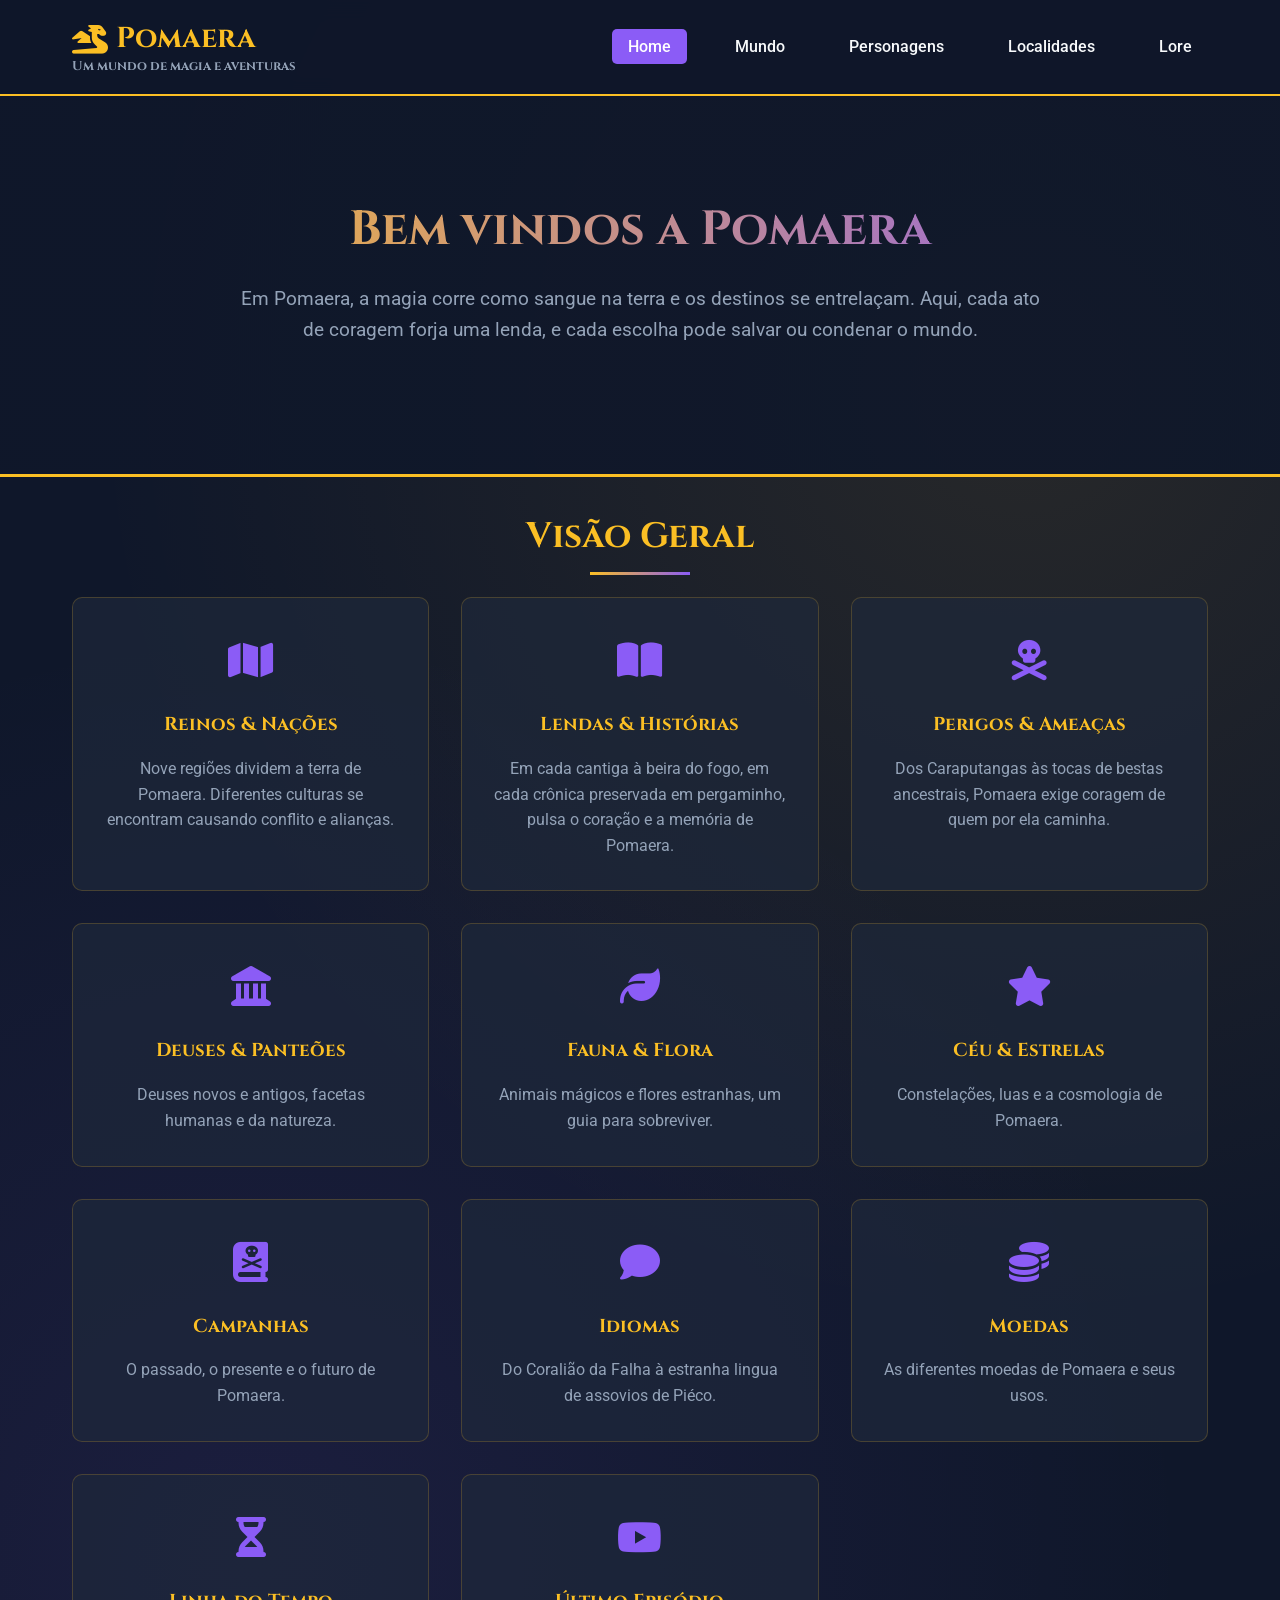
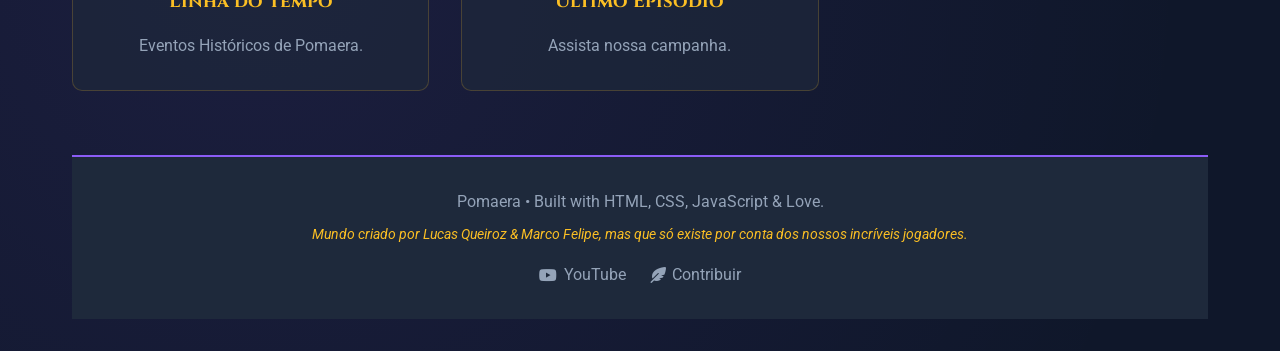
<file: index.html>
<!DOCTYPE html>

<html lang="pt-BR">

  <head>
    <meta charset="UTF-8">
    <meta name="viewport" content="width=device-width, initial-scale=1.0">
    <title>Pomaera</title>
    <link rel="stylesheet" href="/styles/general.css">
    <link rel="stylesheet" href="https://cdnjs.cloudflare.com/ajax/libs/font-awesome/6.4.0/css/all.min.css">
    <link href="https://fonts.googleapis.com/css2?family=Cinzel:wght@400;700&family=Roboto:wght@300;400;500&display=swap" rel="stylesheet">
    <link rel="apple-touch-icon" sizes="180x180" href="/apple-touch-icon.png">
    <link rel="icon" type="image/png" sizes="32x32" href="/favicon-32x32.png">
    <link rel="icon" type="image/png" sizes="16x16" href="/favicon-16x16.png">
    <link rel="manifest" href="/site.webmanifest">

  </head>
  <body>
    <nav class="navbar">
        <div class="nav-container">
            <a href="/index.html" class="logo">
                <h1><i class="fas fa-dragon"></i> Pomaera</h1>
                <p class="tagline">Um mundo de magia e aventuras</p>
            </a>
            <ul class="nav-links">
                <li><a href="#home" class="active">Home</a></li>
                <li><a href="#world">Mundo</a></li>
                <li><a href="/pages/characters.html">Personagens</a></li>
                <li><a href="/pages/locations.html">Localidades</a></li>
                <li><a href="/pages/lore.html">Lore</a></li>
            </ul>
            <button class="menu-toggle" id="menuToggle">
                <i class="fas fa-bars"></i>
            </button>
        </div>
    </nav>

    <section class="hero" id="home">
        <div class="hero-content">
            <h2>Bem vindos a Pomaera</h2>
            <p>Em Pomaera, a magia corre como sangue na terra e os destinos se entrelaçam. Aqui, cada ato de coragem forja uma lenda, e cada escolha pode salvar ou condenar o mundo.</p>
        </div>
    </section>

    <main class="container">
        <section class="section" id="world">
            <h2 class="section-title">Visão Geral</h2>
            <div class="card-grid">

                <a href="/pages/locations.html"  class="card">
                    <div class="card-icon">
                        <i class="fas fa-map"></i>
                    </div>
                    <h3>Reinos & Nações</h3>
                    <p>Nove regiões dividem a terra de Pomaera. Diferentes culturas se encontram causando conflito e alianças.</p>
                </a>
                <a href="/pages/lore.html" class="card">
                    <div class="card-icon">
                        <i class="fas fa-book-open"></i>
                    </div>
                    <h3>Lendas & Histórias</h3>
                    <p>Em cada cantiga à beira do fogo, em cada crônica preservada em pergaminho, pulsa o coração e a memória de Pomaera.</p>
                </a>
                <a href="/pages/dangers.html" class="card">
                    <div class="card-icon">
                        <i class="fas fa-skull-crossbones"></i>
                    </div>
                    <h3>Perigos & Ameaças</h3>
                    <p>Dos Caraputangas às tocas de bestas ancestrais, Pomaera exige coragem de quem por ela caminha.</p>
                </a>
                <a href="/pages/gods.html" class="card">
                    <div class="card-icon">
                        <i class="fas fa-landmark"></i>
                    </div>
                    <h3>Deuses & Panteões</h3>
                    <p>Deuses novos e antigos, facetas humanas e da natureza.</p>
                </a>
                <a href="/pages/dangers.html" class="card">
                    <div class="card-icon">
                        <i class="fas fa-leaf"></i>
                    </div>
                    <h3>Fauna & Flora</h3>
                    <p>Animais mágicos e flores estranhas, um guia para sobreviver.</p>
                </a>
                <a href="/pages/stars.html" class="card">
                    <div class="card-icon">
                        <i class="fas fa-star"></i>
                    </div>
                    <h3>Céu & Estrelas</h3>
                    <p>Constelações, luas e a cosmologia de Pomaera.</p>
                </a>
                <a href="/pages/lore.html?filter=campanhas" class="card">
                    <div class="card-icon">
                        <i class="fas fa-book-skull"></i>
                    </div>
                    <h3>Campanhas</h3>
                    <p>O passado, o presente e o futuro de Pomaera.</p>
                </a>
                <a href="/pages/lore.html?open=11" class="card">
                    <div class="card-icon">
                        <i class="fas fa-comment"></i>
                    </div>
                    <h3>Idiomas</h3>
                    <p>Do Coralião da Falha à estranha lingua de assovios de Piéco.</p>
                </a>
                <a href="/pages/lore.html?open=10" class="card">
                    <div class="card-icon">
                        <i class="fas fa-coins"></i>
                    </div>
                    <h3>Moedas</h3>
                    <p>As diferentes moedas de Pomaera e seus usos.</p>
                </a>
                <a href="/pages/timeline.html" class="card">
                    <div class="card-icon">
                        <i class="fas fa-hourglass-half"></i>
                    </div>
                    <h3>Linha do Tempo</h3>
                    <p>Eventos Históricos de Pomaera.</p>
                </a>
                <a href="/pages/youtube.html" class="card">
                    <div class="card-icon">
                        <i class="fab fa-youtube"></i>
                    </div>
                    <h3>Último Episódio</h3>
                    <p>Assista nossa campanha.</p>
                </a>

            </div>
        </section>

    <footer class="footer">
        <p>Pomaera • Built with HTML, CSS, JavaScript & Love.</p>
        <p class="footer-note">Mundo criado por Lucas Queiroz & Marco Felipe, mas que só existe por conta dos nossos incríveis <a href="/pages/heroes.html">jogadores</a>.</p>
        <div class="footer-socials">
        <a href="https://www.youtube.com/@PomaeraRPG" target="_blank" rel="noopener noreferrer">
            <i class="fab fa-youtube"></i> YouTube
        </a>
        <a href="/pages/submit.html">
        <i class="fas fa-feather-alt"></i> Contribuir
        </a>
    </div>
    </footer>
    <script src="/scripts/main.js"></script>
    

    <button class="back-to-top" id="backToTop" aria-label="Voltar ao topo">
        <i class="fas fa-chevron-up"></i>
    </button>
  </body>

</html>
</file>
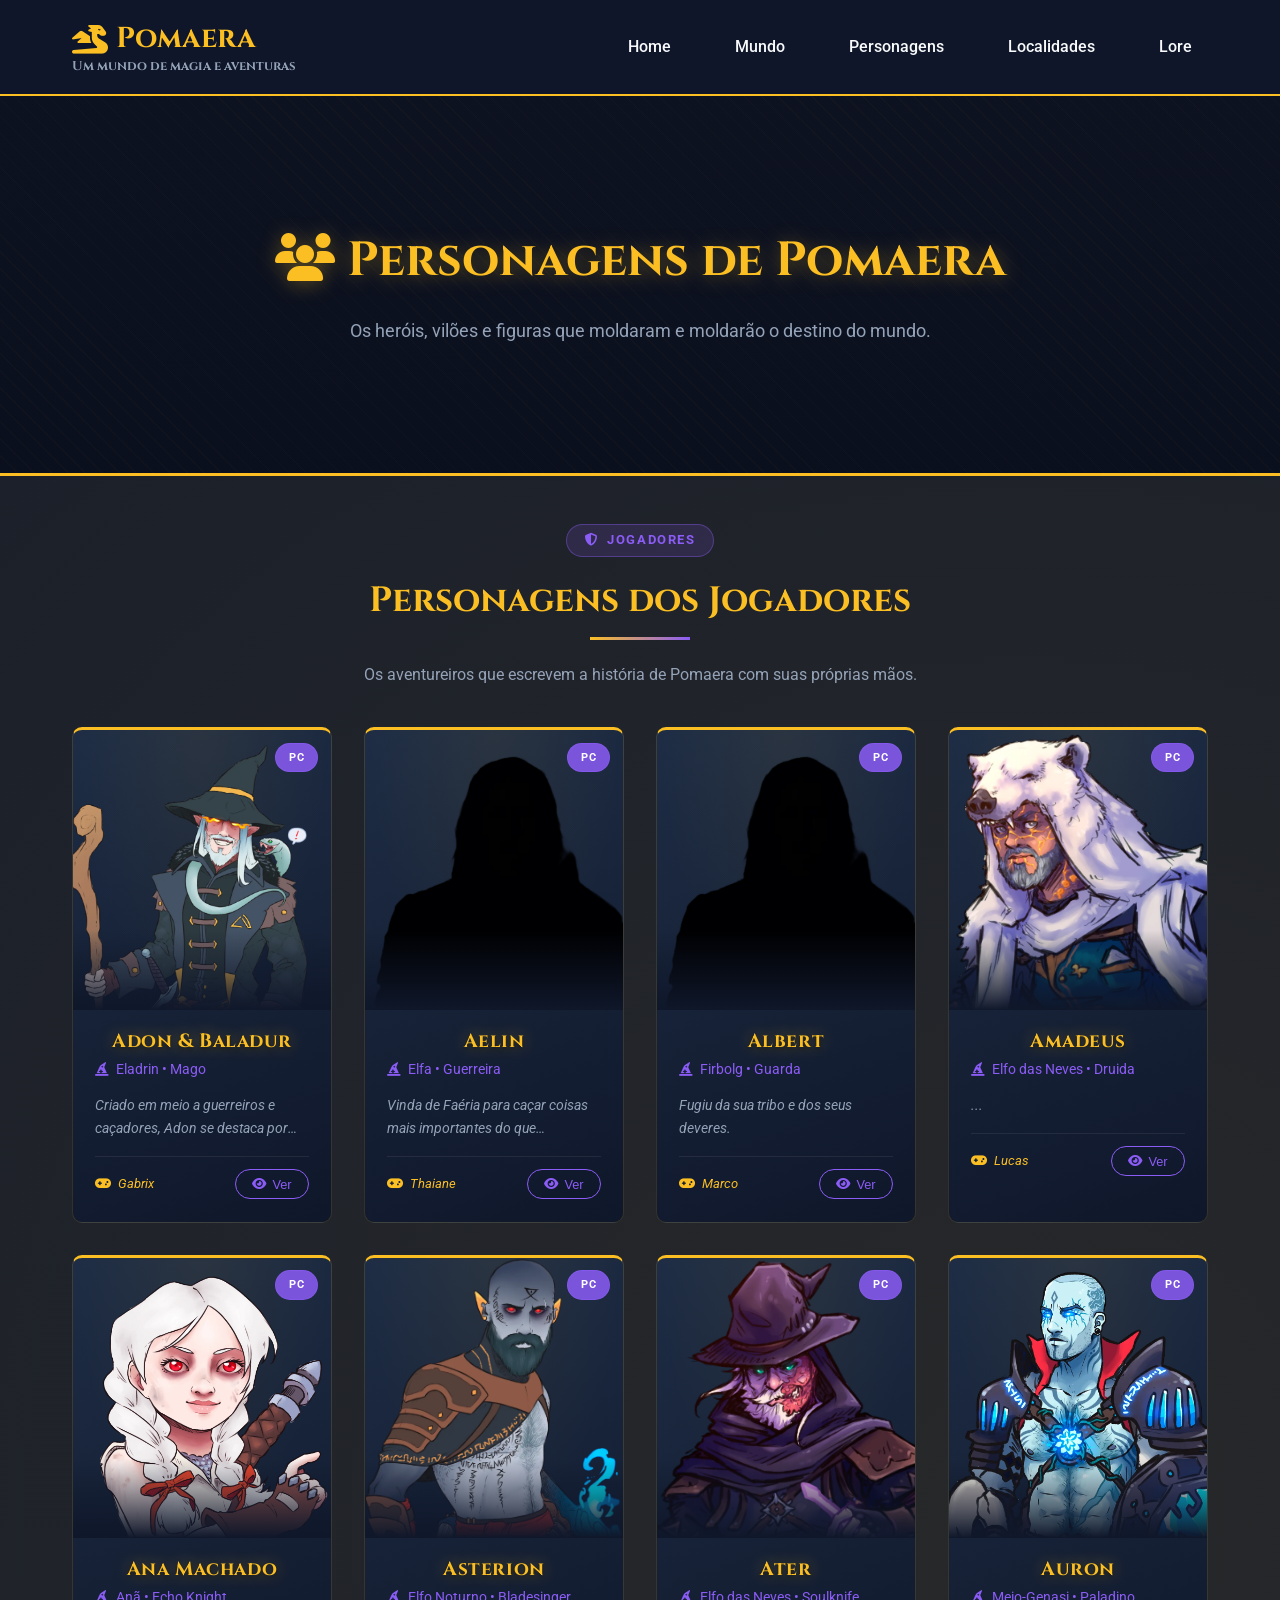
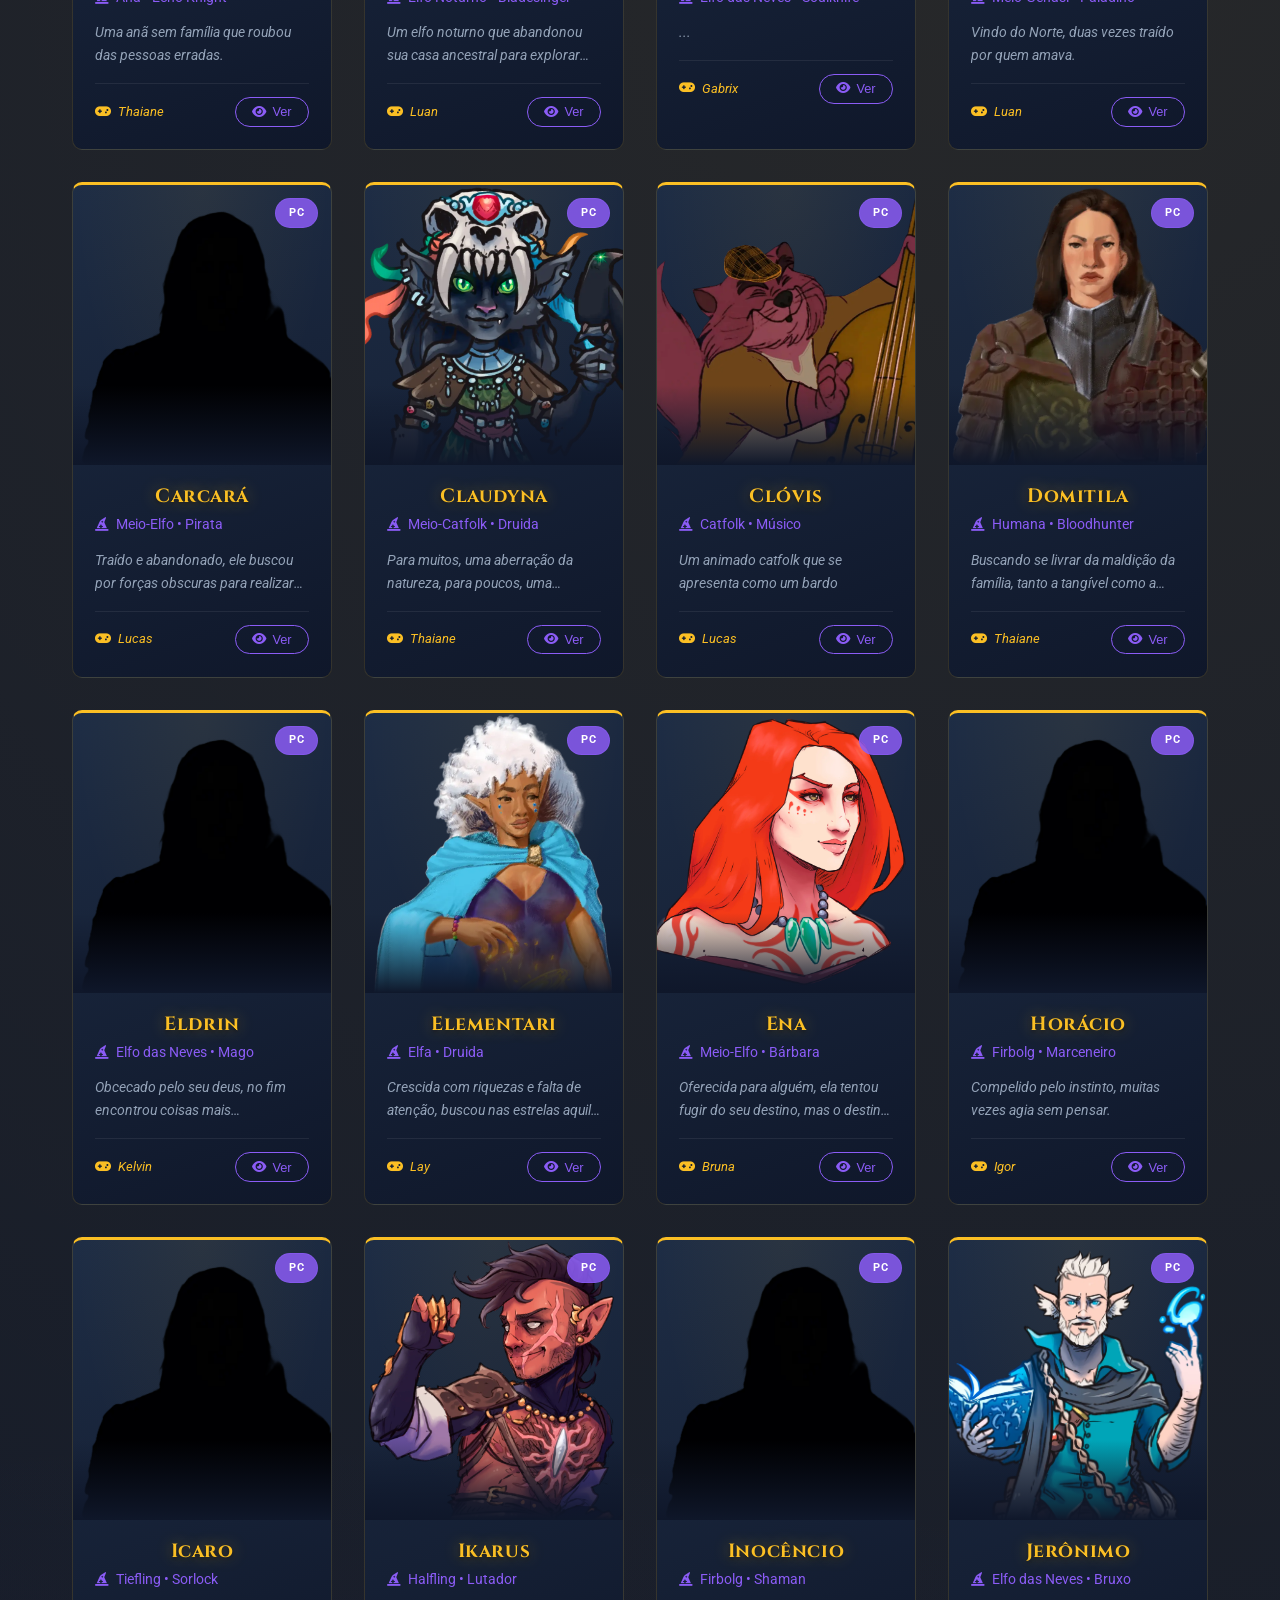
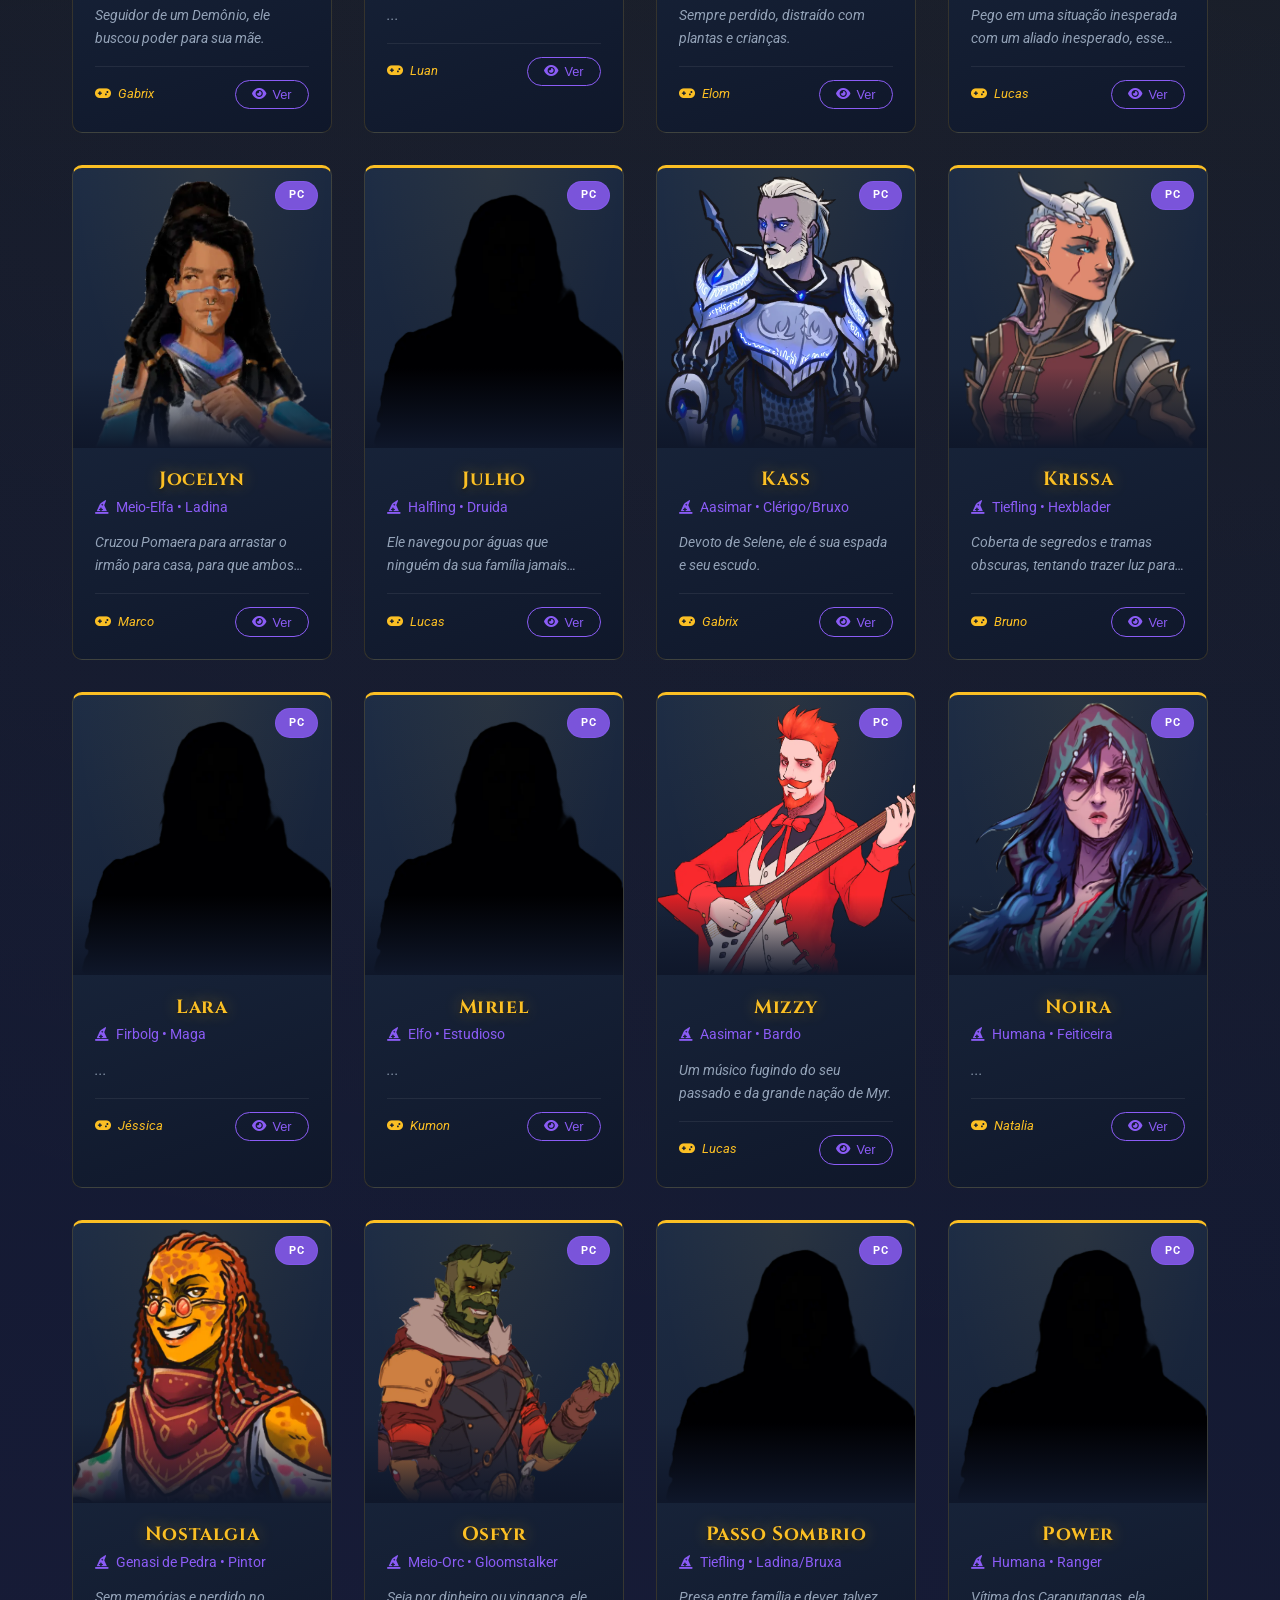
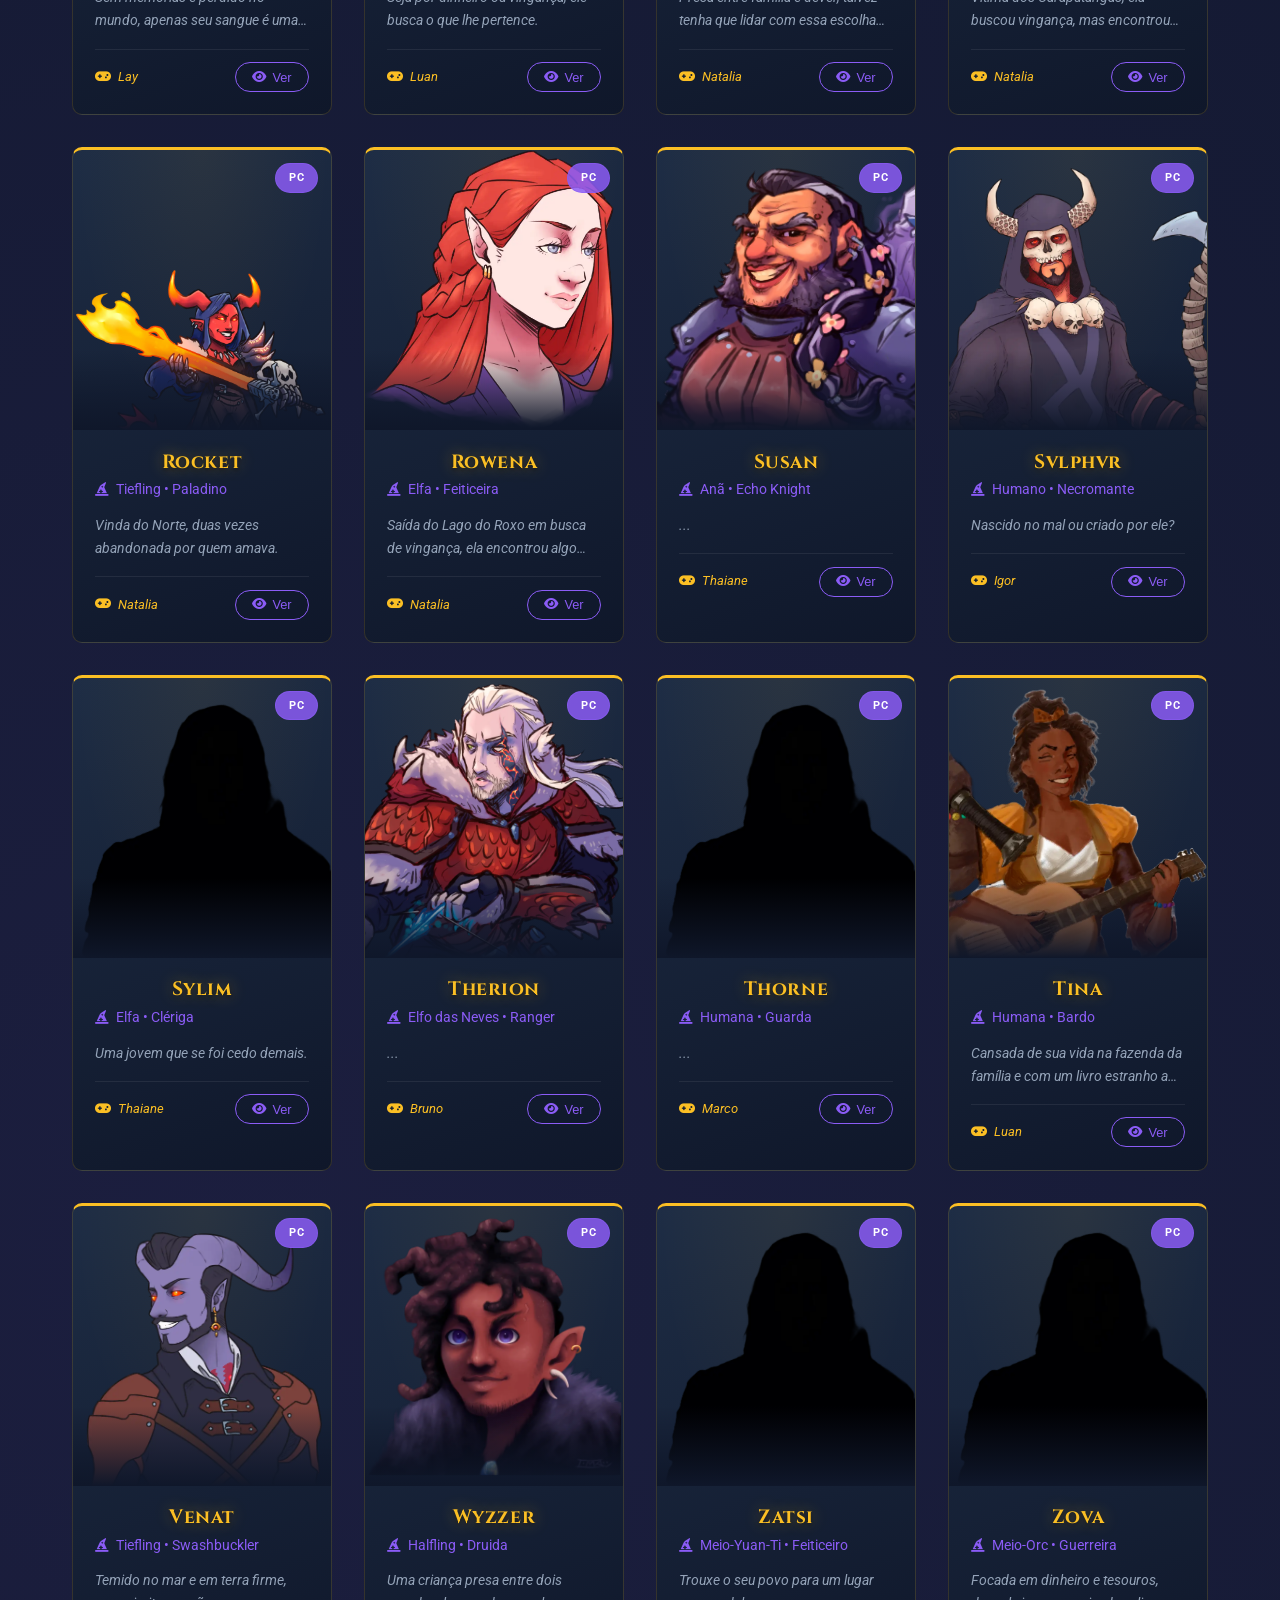
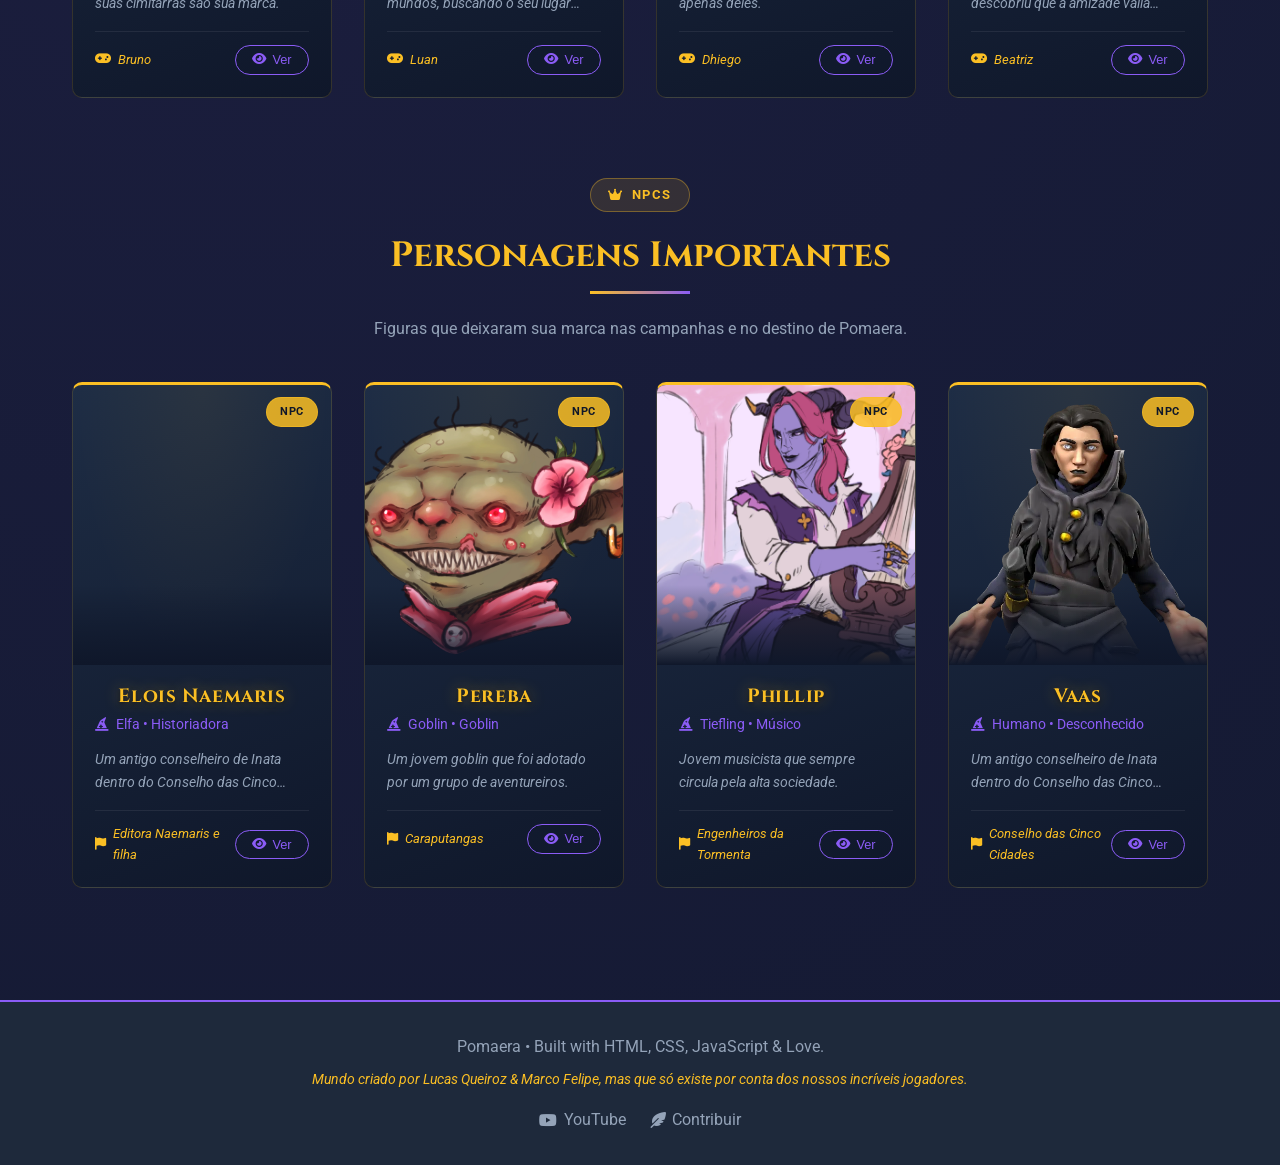
<file: pages/characters.html>
<!DOCTYPE html>
<html lang="pt-BR">

  <head>
    <meta charset="UTF-8">
    <meta name="viewport" content="width=device-width, initial-scale=1.0">
    <title>Pomaera - Personagens</title>
    <link rel="stylesheet" href="/styles/general.css">
    <link rel="stylesheet" href="/styles/characters.css">
    <link rel="stylesheet" href="https://cdnjs.cloudflare.com/ajax/libs/font-awesome/6.4.0/css/all.min.css">
    <link href="https://fonts.googleapis.com/css2?family=Cinzel:wght@400;700&family=Roboto:wght@300;400;500&display=swap" rel="stylesheet">
    <link rel="apple-touch-icon" sizes="180x180" href="/apple-touch-icon.png">
    <link rel="icon" type="image/png" sizes="32x32" href="/favicon-32x32.png">
    <link rel="icon" type="image/png" sizes="16x16" href="/favicon-16x16.png">
    <link rel="manifest" href="/site.webmanifest">
  </head>

  <body>
    <nav class="navbar">
      <div class="nav-container">
        <a href="/index.html" class="logo">
          <h1><i class="fas fa-dragon"></i> Pomaera</h1>
          <p class="tagline">Um mundo de magia e aventuras</p>
        </a>
        <ul class="nav-links">
          <li><a href="/index.html">Home</a></li>
          <li><a href="/index.html#world">Mundo</a></li>
          <li><a href="/pages/characters.html" class="active">Personagens</a></li>
          <li><a href="/pages/locations.html">Localidades</a></li>
          <li><a href="/pages/lore.html">Lore</a></li>
        </ul>
        <button class="menu-toggle" id="menuToggle">
          <i class="fas fa-bars"></i>
        </button>
      </div>
    </nav>

   
    <section class="characters-hero">
      <div class="characters-hero-content">
        <h1><i class="fas fa-users"></i> Personagens de Pomaera</h1>
        <p>Os heróis, vilões e figuras que moldaram e moldarão o destino do mundo.</p>
      </div>
    </section>

    <main class="characters-container">

      
      <section class="characters-section" id="pcs">
        <div class="characters-section-header">
          <div class="section-label pc-label">
            <i class="fas fa-shield-alt"></i> Jogadores
          </div>
          <h2 class="section-title">Personagens dos Jogadores</h2>
          <p class="section-subtitle">Os aventureiros que escrevem a história de Pomaera com suas próprias mãos.</p>
        </div>
        <div class="characters-grid" id="pcGrid">
          
        </div>
      </section>

      <section class="characters-section" id="npcs">
        <div class="characters-section-header">
          <div class="section-label npc-label">
            <i class="fas fa-crown"></i> NPCs
          </div>
          <h2 class="section-title">Personagens Importantes</h2>
          <p class="section-subtitle">Figuras que deixaram sua marca nas campanhas e no destino de Pomaera.</p>
        </div>
        <div class="characters-grid" id="npcGrid">
         
        </div>
      </section>

    </main>

   
    <div class="character-modal" id="characterModal">
      <div class="character-modal-content">
        <button class="close-character-modal" id="closeCharacterModal">&times;</button>
        <div class="character-modal-body" id="characterModalBody">
          
        </div>
      </div>
    </div>

    <footer class="footer">
        <p>Pomaera • Built with HTML, CSS, JavaScript & Love.</p>
        <p class="footer-note">Mundo criado por Lucas Queiroz & Marco Felipe, mas que só existe por conta dos nossos incríveis jogadores.</p>
        <div class="footer-socials">
        <a href="https://www.youtube.com/@PomaeraRPG" target="_blank" rel="noopener noreferrer">
            <i class="fab fa-youtube"></i> YouTube
        </a>
        </a>
        <a href="/pages/submit.html">
        <i class="fas fa-feather-alt"></i> Contribuir
        </a>
    </div>
    </footer>

    <script src="/scripts/main.js"></script>
    <script src="/scripts/characters.js"></script>

    <button class="back-to-top" id="backToTop" aria-label="Voltar ao topo">
      <i class="fas fa-chevron-up"></i>
    </button>

  </body>
</html>
</file>
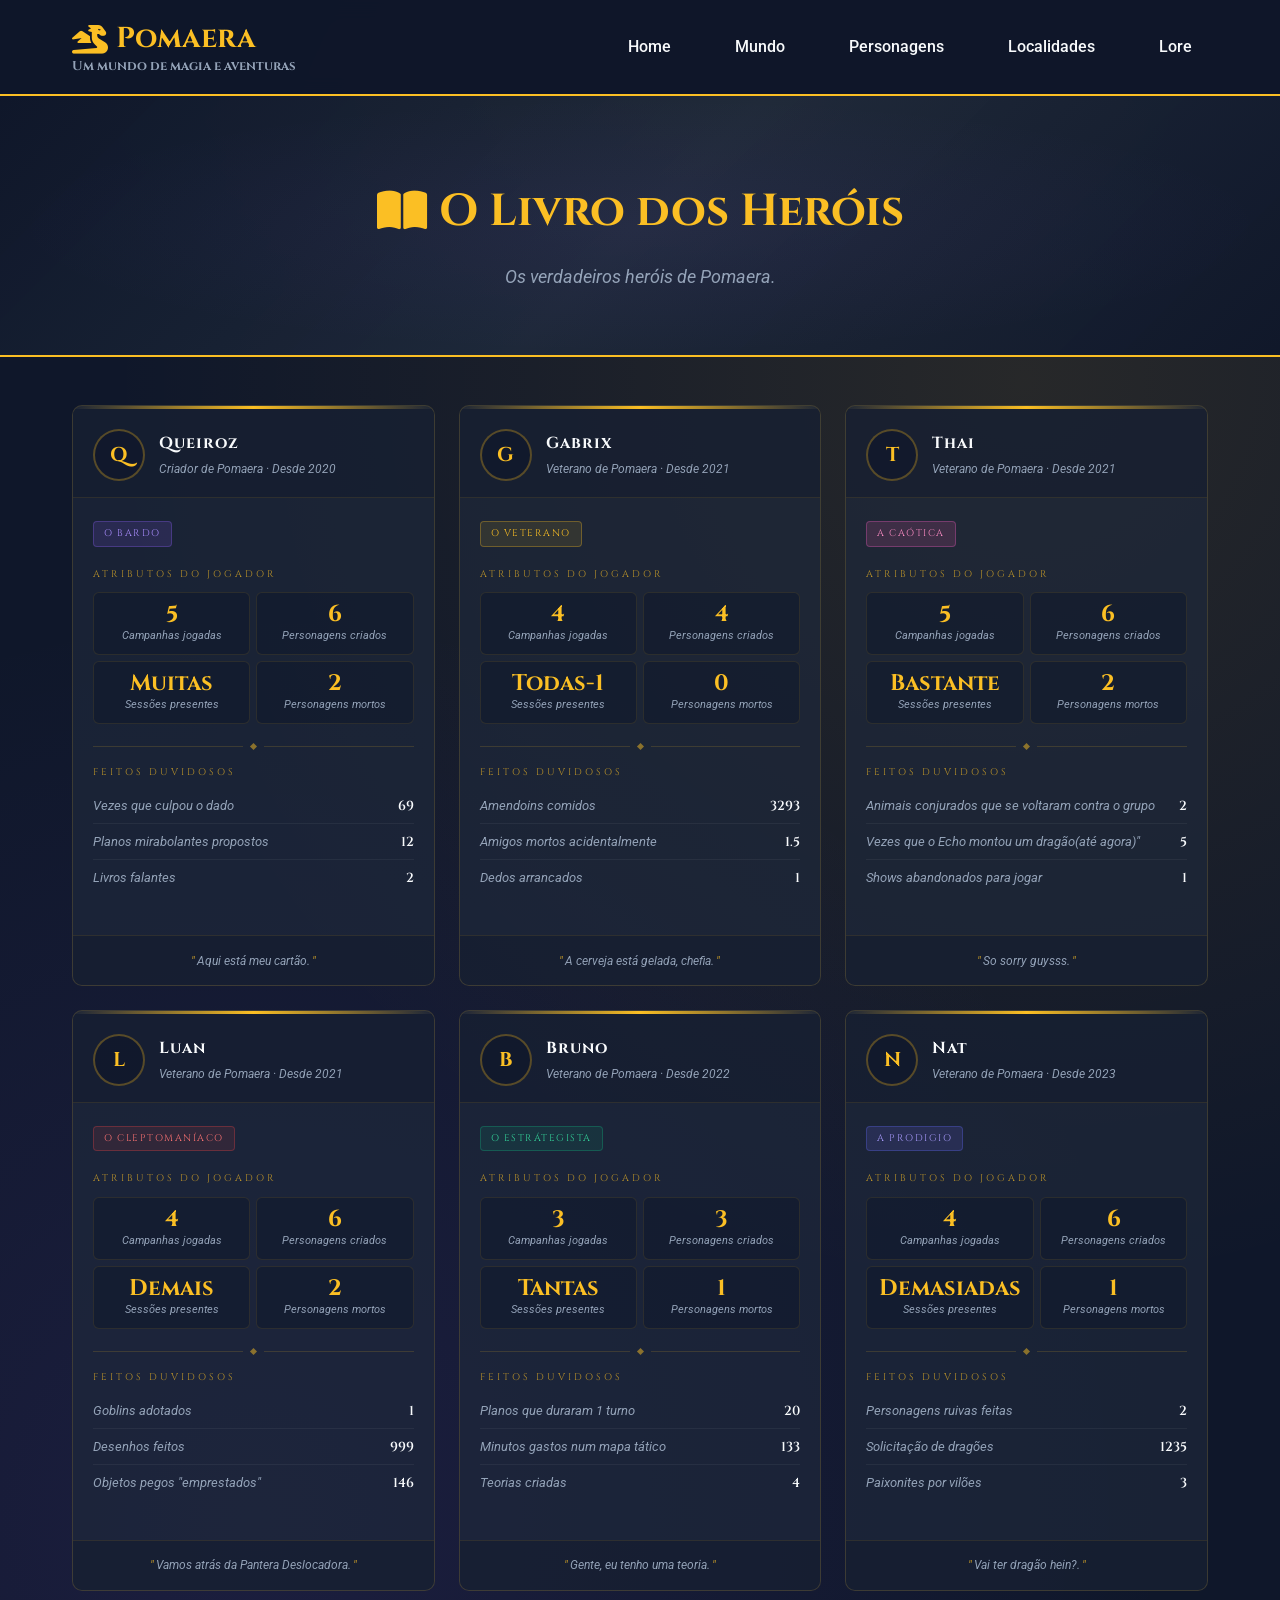
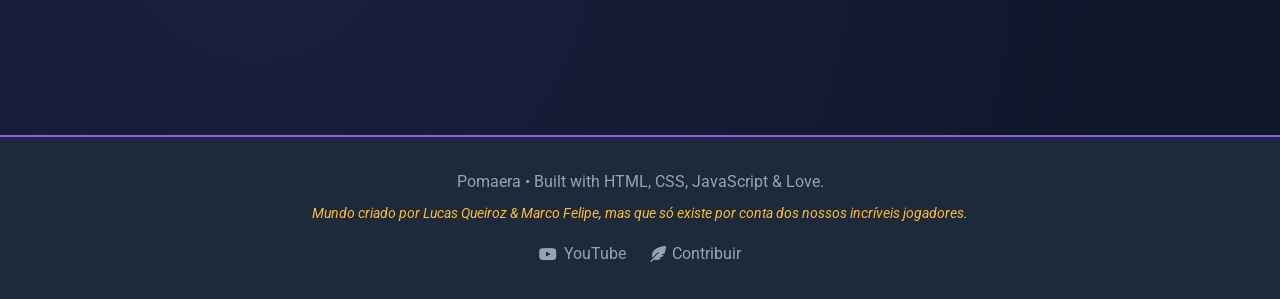
<file: pages/heroes.html>
<!DOCTYPE html>
<html lang="pt-BR">

  <head>
    <meta charset="UTF-8">
    <meta name="viewport" content="width=device-width, initial-scale=1.0">
    <title>Pomaera - O Livro dos Heróis</title>
    <link rel="stylesheet" href="/styles/general.css">
    <link rel="stylesheet" href="/styles/heroes.css">
    <link rel="stylesheet" href="https://cdnjs.cloudflare.com/ajax/libs/font-awesome/6.4.0/css/all.min.css">
    <link href="https://fonts.googleapis.com/css2?family=Cinzel:wght@400;700&family=Roboto:wght@300;400;500&display=swap" rel="stylesheet">
    <link rel="apple-touch-icon" sizes="180x180" href="/apple-touch-icon.png">
    <link rel="icon" type="image/png" sizes="32x32" href="/favicon-32x32.png">
    <link rel="icon" type="image/png" sizes="16x16" href="/favicon-16x16.png">
    <link rel="manifest" href="/site.webmanifest">
  </head>

  <body>
    <nav class="navbar">
      <div class="nav-container">
        <a href="/index.html" class="logo">
          <h1><i class="fas fa-dragon"></i> Pomaera</h1>
          <p class="tagline">Um mundo de magia e aventuras</p>
        </a>
        <ul class="nav-links">
          <li><a href="/index.html">Home</a></li>
          <li><a href="/index.html#world">Mundo</a></li>
          <li><a href="/pages/characters.html">Personagens</a></li>
          <li><a href="/pages/locations.html">Localidades</a></li>
          <li><a href="/pages/lore.html">Lore</a></li>
        </ul>
        <button class="menu-toggle" id="menuToggle">
          <i class="fas fa-bars"></i>
        </button>
      </div>
    </nav>

    <section class="heroes-hero">
      <div class="heroes-hero-content">
        <h1><i class="fas fa-book-open"></i> O Livro dos Heróis</h1>
        <p>Os verdadeiros heróis de Pomaera.</p>
      </div>
    </section>

    <main class="heroes-container">

      <div class="players-grid">

        <!-- JOGADOR 1 -->
        <div class="player-card">
          <div class="card-accent"></div>
          <div class="card-header">
            <div class="avatar">Q</div>
            <div class="card-identity">
              <div class="player-nickname">Queiroz</div>
              <div class="player-since">Criador de Pomaera · Desde 2020</div>
            </div>
          </div>
          <div class="card-body">
            <div class="title-badge badge-bard">O Bardo</div>
            <div class="section-label">Atributos do Jogador</div>
            <div class="stats-grid">
              <div class="stat-box"><div class="stat-value">5</div><div class="stat-label">Campanhas jogadas</div></div>
              <div class="stat-box"><div class="stat-value">6</div><div class="stat-label">Personagens criados</div></div>
              <div class="stat-box"><div class="stat-value">Muitas</div><div class="stat-label">Sessões presentes</div></div>
              <div class="stat-box"><div class="stat-value">2</div><div class="stat-label">Personagens mortos</div></div>
            </div>
            <div class="section-divider"><div class="section-divider-line"></div><div class="section-divider-gem"></div><div class="section-divider-line"></div></div>
            <div class="section-label">Feitos Duvidosos</div>
            <div class="funny-rows">
              <div class="funny-row"><span class="funny-key">Vezes que culpou o dado</span><span class="funny-val">69</span></div>
              <div class="funny-row"><span class="funny-key">Planos mirabolantes propostos</span><span class="funny-val">12</span></div>
              <div class="funny-row"><span class="funny-key">Livros falantes</span><span class="funny-val">2</span></div>
            </div>
          </div>
          <div class="card-footer">
            <div class="quote-text">Aqui está meu cartão.</div>
          </div>
        </div>

        <!-- JOGADOR 2 -->
        <div class="player-card">
          <div class="card-accent"></div>
          <div class="card-header">
            <div class="avatar">G</div>
            <div class="card-identity">
              <div class="player-nickname">Gabrix</div>
              <div class="player-since">Veterano de Pomaera · Desde 2021</div>
            </div>
          </div>
          <div class="card-body">
            <div class="title-badge badge-veteran">O Veterano</div>
            <div class="section-label">Atributos do Jogador</div>
            <div class="stats-grid">
              <div class="stat-box"><div class="stat-value">4</div><div class="stat-label">Campanhas jogadas</div></div>
              <div class="stat-box"><div class="stat-value">4</div><div class="stat-label">Personagens criados</div></div>
              <div class="stat-box"><div class="stat-value">Todas-1</div><div class="stat-label">Sessões presentes</div></div>
              <div class="stat-box"><div class="stat-value">0</div><div class="stat-label">Personagens mortos</div></div>
            </div>
            <div class="section-divider"><div class="section-divider-line"></div><div class="section-divider-gem"></div><div class="section-divider-line"></div></div>
            <div class="section-label">Feitos Duvidosos</div>
            <div class="funny-rows">
              <div class="funny-row"><span class="funny-key">Amendoins comidos</span><span class="funny-val">3293</span></div>
              <div class="funny-row"><span class="funny-key">Amigos mortos acidentalmente</span><span class="funny-val">1.5</span></div>
              <div class="funny-row"><span class="funny-key">Dedos arrancados</span><span class="funny-val">1</span></div>
            </div>
          </div>
          <div class="card-footer">
            <div class="quote-text">A cerveja está gelada, chefia.</div>
          </div>
        </div>

        <!-- JOGADOR 3 -->
        <div class="player-card">
          <div class="card-accent"></div>
          <div class="card-header">
            <div class="avatar">T</div>
            <div class="card-identity">
              <div class="player-nickname">Thai</div>
              <div class="player-since">Veterano de Pomaera · Desde 2021</div>
            </div>
          </div>
          <div class="card-body">
            <div class="title-badge badge-chaos">A Caótica</div>
            <div class="section-label">Atributos do Jogador</div>
            <div class="stats-grid">
              <div class="stat-box"><div class="stat-value">5</div><div class="stat-label">Campanhas jogadas</div></div>
              <div class="stat-box"><div class="stat-value">6</div><div class="stat-label">Personagens criados</div></div>
              <div class="stat-box"><div class="stat-value">Bastante</div><div class="stat-label">Sessões presentes</div></div>
              <div class="stat-box"><div class="stat-value">2</div><div class="stat-label">Personagens mortos</div></div>
            </div>
            <div class="section-divider"><div class="section-divider-line"></div><div class="section-divider-gem"></div><div class="section-divider-line"></div></div>
            <div class="section-label">Feitos Duvidosos</div>
            <div class="funny-rows">
              <div class="funny-row"><span class="funny-key">Animais conjurados que se voltaram contra o grupo</span><span class="funny-val">2</span></div>
              <div class="funny-row"><span class="funny-key">Vezes que o Echo montou um dragão(até agora)"</span><span class="funny-val">5 </span></div>
              <div class="funny-row"><span class="funny-key">Shows abandonados para jogar</span><span class="funny-val">1</span></div>
            </div>
          </div>
          <div class="card-footer">
            <div class="quote-text">So sorry guysss.</div>
          </div>
        </div>

        <!-- JOGADOR 4 -->
        <div class="player-card">
          <div class="card-accent"></div>
          <div class="card-header">
            <div class="avatar">L</div>
            <div class="card-identity">
              <div class="player-nickname">Luan</div>
              <div class="player-since">Veterano de Pomaera · Desde 2021</div>
            </div>
          </div>
          <div class="card-body">
            <div class="title-badge badge-rogue">O Cleptomaníaco</div>
            <div class="section-label">Atributos do Jogador</div>
            <div class="stats-grid">
              <div class="stat-box"><div class="stat-value">4</div><div class="stat-label">Campanhas jogadas</div></div>
              <div class="stat-box"><div class="stat-value">6</div><div class="stat-label">Personagens criados</div></div>
              <div class="stat-box"><div class="stat-value">Demais</div><div class="stat-label">Sessões presentes</div></div>
              <div class="stat-box"><div class="stat-value">2</div><div class="stat-label">Personagens mortos</div></div>
            </div>
            <div class="section-divider"><div class="section-divider-line"></div><div class="section-divider-gem"></div><div class="section-divider-line"></div></div>
            <div class="section-label">Feitos Duvidosos</div>
            <div class="funny-rows">
              <div class="funny-row"><span class="funny-key">Goblins adotados</span><span class="funny-val">1</span></div>
              <div class="funny-row"><span class="funny-key">Desenhos feitos</span><span class="funny-val">999</span></div>
              <div class="funny-row"><span class="funny-key">Objetos pegos "emprestados"</span><span class="funny-val">146</span></div>
            </div>
          </div>
          <div class="card-footer">
            <div class="quote-text">Vamos atrás da Pantera Deslocadora.</div>
          </div>
        </div>

        <!-- JOGADOR 5 -->
        <div class="player-card">
          <div class="card-accent"></div>
          <div class="card-header">
            <div class="avatar">B</div>
            <div class="card-identity">
              <div class="player-nickname">Bruno</div>
              <div class="player-since">Veterano de Pomaera · Desde 2022</div>
            </div>
          </div>
          <div class="card-body">
            <div class="title-badge badge-tactician">O Estrátegista</div>
            <div class="section-label">Atributos do Jogador</div>
            <div class="stats-grid">
              <div class="stat-box"><div class="stat-value">3</div><div class="stat-label">Campanhas jogadas</div></div>
              <div class="stat-box"><div class="stat-value">3</div><div class="stat-label">Personagens criados</div></div>
              <div class="stat-box"><div class="stat-value">Tantas</div><div class="stat-label">Sessões presentes</div></div>
              <div class="stat-box"><div class="stat-value">1</div><div class="stat-label">Personagens mortos</div></div>
            </div>
            <div class="section-divider"><div class="section-divider-line"></div><div class="section-divider-gem"></div><div class="section-divider-line"></div></div>
            <div class="section-label">Feitos Duvidosos</div>
            <div class="funny-rows">
              <div class="funny-row"><span class="funny-key">Planos que duraram 1 turno</span><span class="funny-val">20</span></div>
              <div class="funny-row"><span class="funny-key">Minutos gastos num mapa tático</span><span class="funny-val">133</span></div>
              <div class="funny-row"><span class="funny-key">Teorias criadas</span><span class="funny-val">4</span></div>
            </div>
          </div>
          <div class="card-footer">
            <div class="quote-text">Gente, eu tenho uma teoria.</div>
          </div>
        </div>

        <!-- JOGADOR 6 -->
        <div class="player-card">
          <div class="card-accent"></div>
          <div class="card-header">
            <div class="avatar">N</div>
            <div class="card-identity">
              <div class="player-nickname">Nat</div>
              <div class="player-since">Veterano de Pomaera · Desde 2023</div>
            </div>
          </div>
          <div class="card-body">
            <div class="title-badge badge-prodigy">A Prodigio</div>
            <div class="section-label">Atributos do Jogador</div>
            <div class="stats-grid">
              <div class="stat-box"><div class="stat-value">4</div><div class="stat-label">Campanhas jogadas</div></div>
              <div class="stat-box"><div class="stat-value">6</div><div class="stat-label">Personagens criados</div></div>
              <div class="stat-box"><div class="stat-value">Demasiadas</div><div class="stat-label">Sessões presentes</div></div>
              <div class="stat-box"><div class="stat-value">1</div><div class="stat-label">Personagens mortos</div></div>
            </div>
            <div class="section-divider"><div class="section-divider-line"></div><div class="section-divider-gem"></div><div class="section-divider-line"></div></div>
            <div class="section-label">Feitos Duvidosos</div>
            <div class="funny-rows">
              <div class="funny-row"><span class="funny-key">Personagens ruivas feitas</span><span class="funny-val">2</span></div>
              <div class="funny-row"><span class="funny-key">Solicitação de dragões</span><span class="funny-val">1235</span></div>
              <div class="funny-row"><span class="funny-key">Paixonites por vilões</span><span class="funny-val">3</span></div>
            </div>
          </div>
          <div class="card-footer">
            <div class="quote-text">Vai ter dragão hein?.</div>
          </div>
        </div>

      </div>
    </main>

    <footer class="footer">
      <p>Pomaera • Built with HTML, CSS, JavaScript & Love.</p>
      <p class="footer-note">Mundo criado por Lucas Queiroz & Marco Felipe, mas que só existe por conta dos nossos incríveis jogadores.</p>
      <div class="footer-socials">
        <a href="https://www.youtube.com/@PomaeraRPG" target="_blank" rel="noopener noreferrer">
          <i class="fab fa-youtube"></i> YouTube
        </a>
        <a href="/pages/submit.html">
          <i class="fas fa-feather-alt"></i> Contribuir
        </a>
      </div>
    </footer>

    <script src="/scripts/main.js"></script>

    <button class="back-to-top" id="backToTop" aria-label="Voltar ao topo">
      <i class="fas fa-chevron-up"></i>
    </button>

  </body>
</html>
</file>
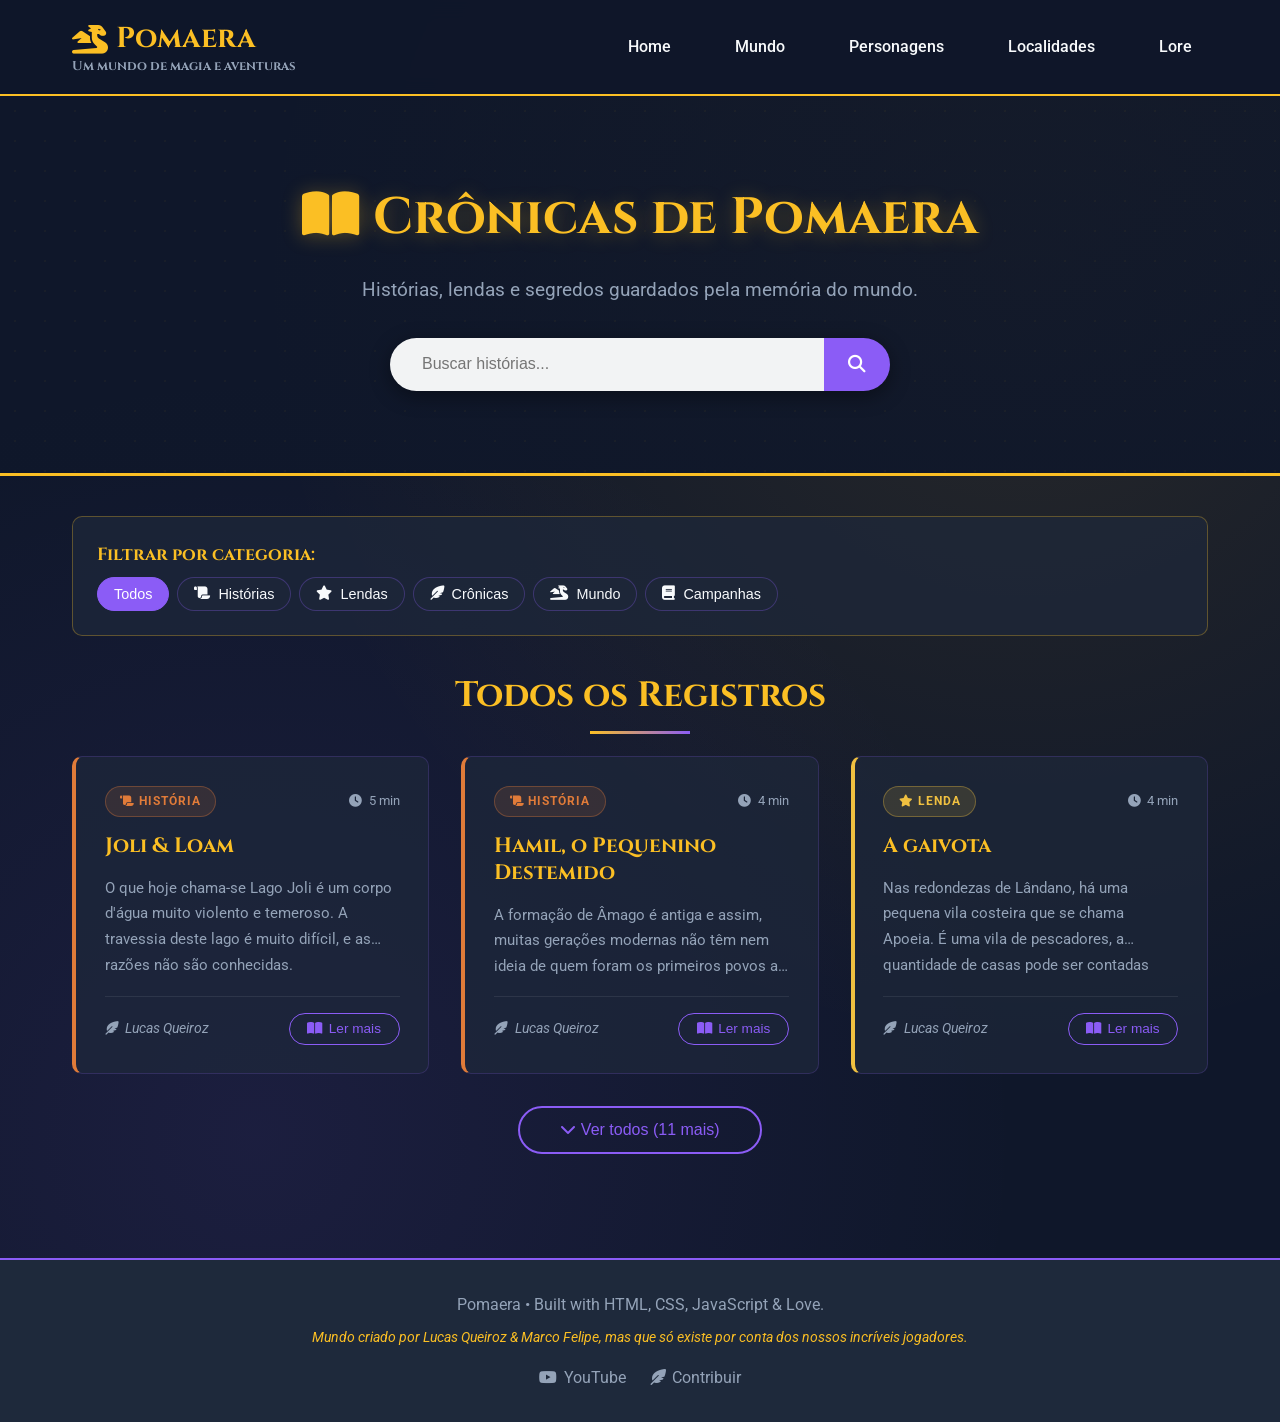
<file: pages/lore.html>
<!DOCTYPE html>

<html lang="pt-BR">

  <head>
    <meta charset="UTF-8">
    <meta name="viewport" content="width=device-width, initial-scale=1.0">
    <title>Pomaera - Lore</title>
    <link rel="stylesheet" href="/styles/general.css">
    <link rel="stylesheet" href="/styles/lore.css">
    <link rel="stylesheet" href="https://cdnjs.cloudflare.com/ajax/libs/font-awesome/6.4.0/css/all.min.css">
    <link href="https://fonts.googleapis.com/css2?family=Cinzel:wght@400;700&family=Roboto:wght@300;400;500&display=swap" rel="stylesheet">
    <link rel="apple-touch-icon" sizes="180x180" href="/apple-touch-icon.png">
    <link rel="icon" type="image/png" sizes="32x32" href="/favicon-32x32.png">
    <link rel="icon" type="image/png" sizes="16x16" href="/favicon-16x16.png">
    <link rel="manifest" href="/site.webmanifest">

  </head>
  <body>
    <nav class="navbar">
            <div class="nav-container">
                <a href="/index.html" class="logo">
                <h1><i class="fas fa-dragon"></i> Pomaera</h1>
                <p class="tagline">Um mundo de magia e aventuras</p>
            </a>
            <ul class="nav-links">
                <li><a href="/index.html" >Home</a></li>
                <li><a href="/index.html#world">Mundo</a>
                <li><a href="/pages/characters.html">Personagens</a></li>
                <li><a href="/pages/locations.html" >Localidades</a></li>
                <li><a href="#lore" class="active">Lore</a></li>
            </ul>
            <button class="menu-toggle" id="menuToggle">
                <i class="fas fa-bars"></i>
            </button>
        </div>
    </nav>

    <section class="lore-hero">
      <div class="lore-hero-overlay">
        <div class="lore-hero-content">
          <h1><i class="fas fa-book-open"></i> Crônicas de Pomaera</h1>
          <p>Histórias, lendas e segredos guardados pela memória do mundo.</p>

    <div class="search-container">
            <input type="text" id="loreSearch" placeholder="Buscar histórias...">
            <button id="loreSearchBtn"><i class="fas fa-search"></i></button>
          </div>
        </div>
      </div>
    </section>

    <main class="lore-container">
      <div class="lore-filter-controls">
        <div class="filter-group">
          <h3>Filtrar por categoria:</h3>
          <div class="filter-tags">
            <button class="filter-tag active" data-filter="all">Todos</button>
            <button class="filter-tag" data-filter="historia"><i class="fas fa-scroll"></i> Histórias</button>
            <button class="filter-tag" data-filter="lenda"><i class="fas fa-star"></i> Lendas</button>
            <button class="filter-tag" data-filter="cronica"><i class="fas fa-feather-alt"></i> Crônicas</button>
            <button class="filter-tag" data-filter="mundo"><i class="fas fa-dragon"></i> Mundo</button>
            <button class="filter-tag" data-filter="campanhas"><i class="fas fa-book"></i> Campanhas</button>
          </div>
        </div>
      </div>
      <section class="lore-main">
        <h2 class="section-title">Todos os Registros</h2>
        <div class="lore-grid" id="loreGrid">
          <!-- Cards injected by lore.js -->
        </div>
      </section>

    </main>

    <div class="lore-modal" id="loreModal">
      <div class="lore-modal-content">
        <button class="close-lore-modal" id="closeLoreModal">&times;</button>
        <div class="lore-modal-body" id="loreModalBody">
          <!-- Full story injected by lore.js -->
        </div>
      </div>
    </div>
    

    <footer class="footer">
        <p>Pomaera • Built with HTML, CSS, JavaScript & Love.</p>
        <p class="footer-note">Mundo criado por Lucas Queiroz & Marco Felipe, mas que só existe por conta dos nossos incríveis jogadores.</p>
        <div class="footer-socials">
        <a href="https://www.youtube.com/@PomaeraRPG" target="_blank" rel="noopener noreferrer">
            <i class="fab fa-youtube"></i> YouTube
        </a>
        </a>
        <a href="/pages/submit.html">
        <i class="fas fa-feather-alt"></i> Contribuir
        </a>
    </div>
    </footer>
    <script src="/scripts/main.js"></script>
    <script src="/scripts/lore.js"></script>

    <button class="back-to-top" id="backToTop" aria-label="Voltar ao topo">
      <i class="fas fa-chevron-up"></i>
    </button>
    
  </body>
</html>
</file>
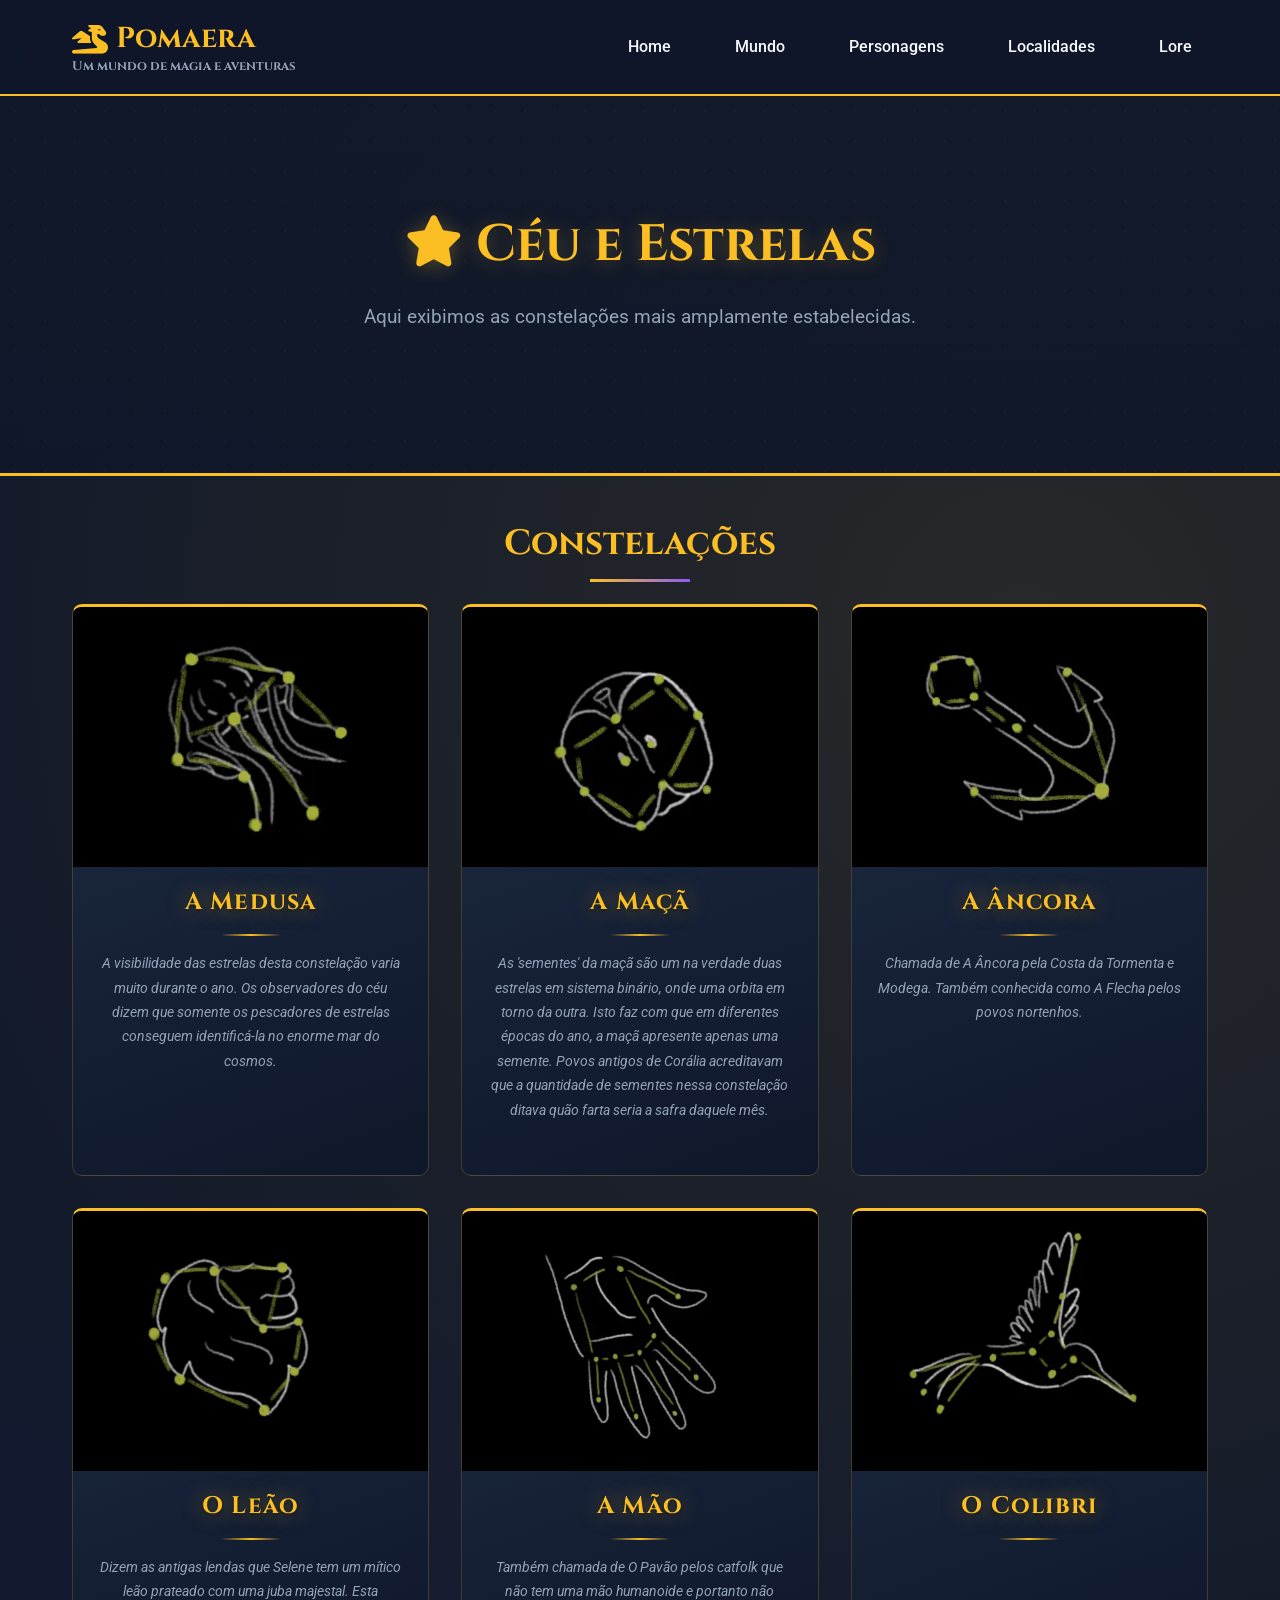
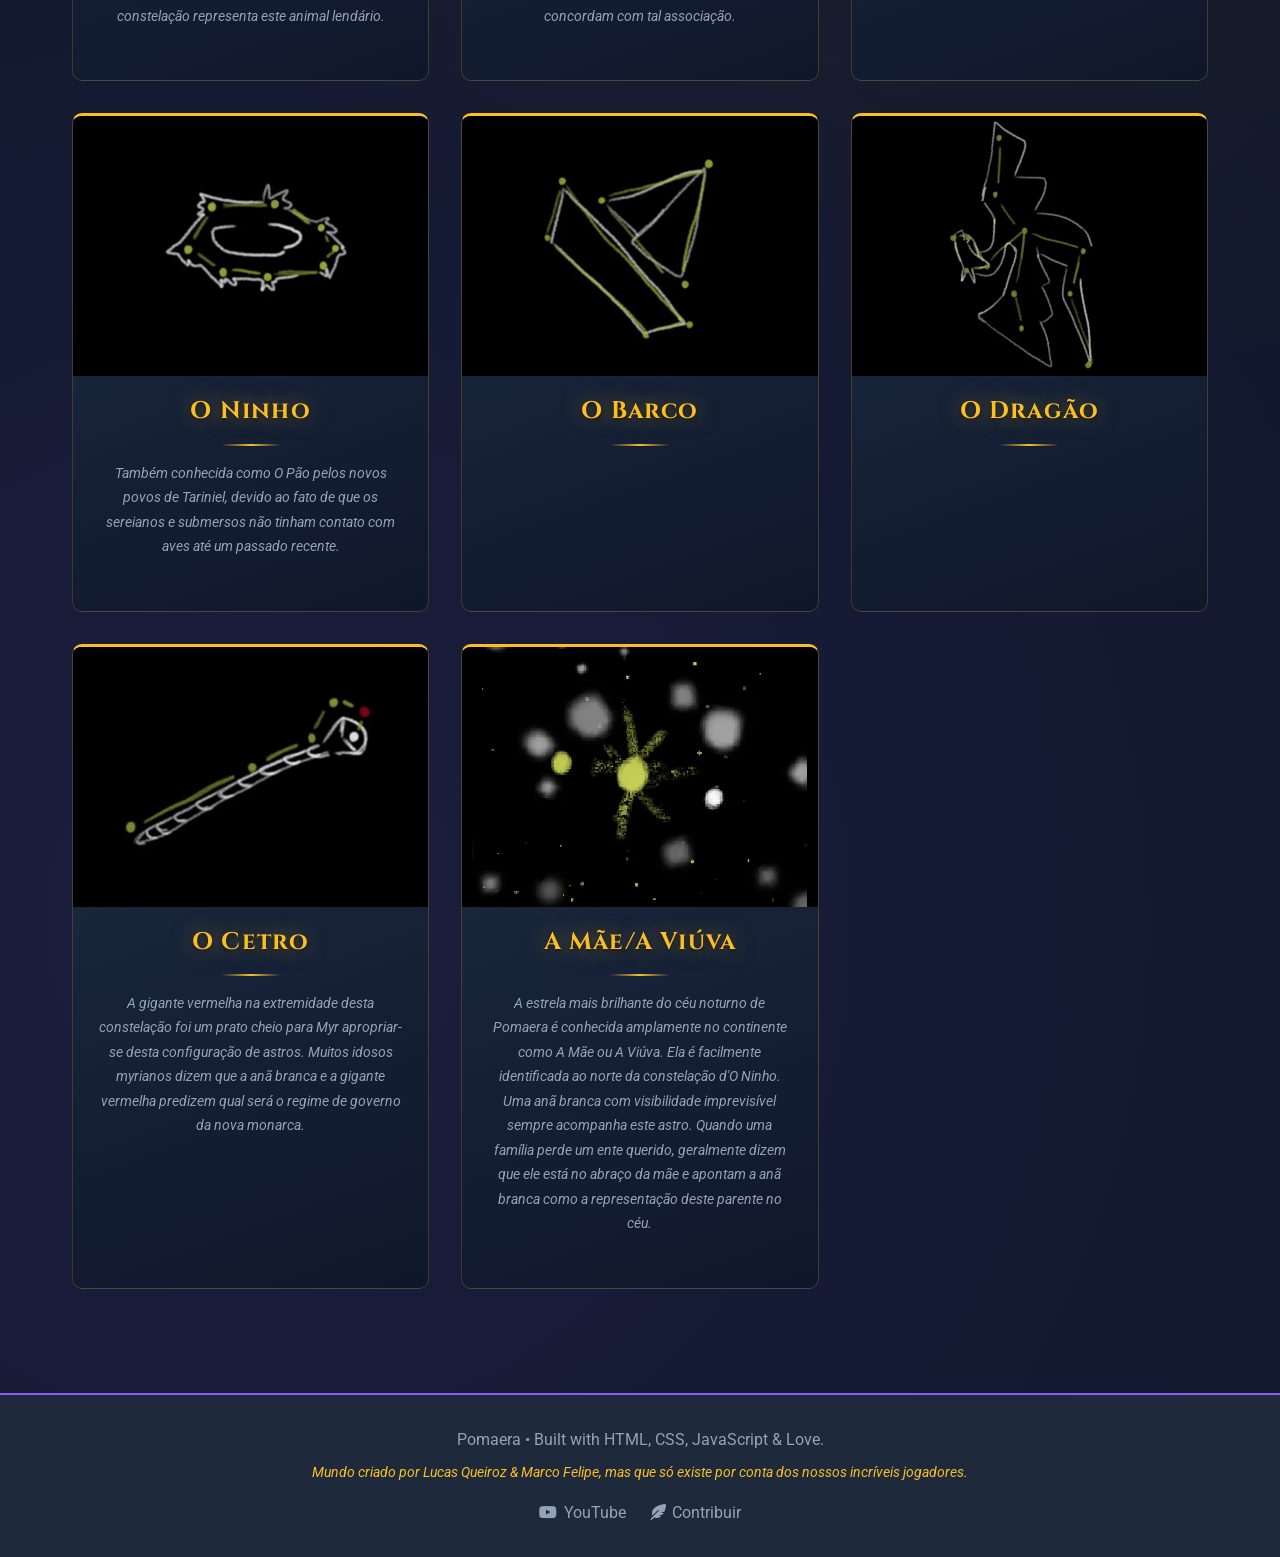
<file: pages/stars.html>
<!DOCTYPE html>

<html lang="pt-BR">

  <head>
    <meta charset="UTF-8">
    <meta name="viewport" content="width=device-width, initial-scale=1.0">
    <title>Pomaera - Estrelas</title>
    <link rel="stylesheet" href="/styles/general.css">
    <link rel="stylesheet" href="/styles/stars.css"> 
    <link rel="stylesheet" href="https://cdnjs.cloudflare.com/ajax/libs/font-awesome/6.4.0/css/all.min.css">
    <link href="https://fonts.googleapis.com/css2?family=Cinzel:wght@400;700&family=Roboto:wght@300;400;500&display=swap" rel="stylesheet">
    <link rel="apple-touch-icon" sizes="180x180" href="/apple-touch-icon.png">
    <link rel="icon" type="image/png" sizes="32x32" href="/favicon-32x32.png">
    <link rel="icon" type="image/png" sizes="16x16" href="/favicon-16x16.png">
    <link rel="manifest" href="/site.webmanifest">

  </head>
  <body>
    <nav class="navbar">
        <div class="nav-container">
            <a href="/index.html" class="logo">
                <h1><i class="fas fa-dragon"></i> Pomaera</h1>
                <p class="tagline">Um mundo de magia e aventuras</p>
            </a>
            <ul class="nav-links">
                <li><a href="/index.html" >Home</a></li>
                <li><a href="/index.html#world">Mundo</a></li>
                <li><a href="/pages/characters.html">Personagens</a></li>
                <li><a href="/pages/locations.html">Localidades</a></li>
                <li><a href="/pages/lore.html">Lore</a></li>
            </ul>
            <button class="menu-toggle" id="menuToggle">
                <i class="fas fa-bars"></i>
            </button>
        </div>
    </nav>

    <section class="stars-hero">
        <div class="stars-hero-overlay">
            <div class="stars-hero-content">
            <h1><i class="fas fa-star"></i> Céu e Estrelas</h1>
                <p>Aqui exibimos as constelações mais amplamente estabelecidas.</p>
            </div>
            </div>
    </section>

    <main class="star-container">
      <section class="stars-main">
          <h2 class="section-title">Constelações</h2>
      </section>
      <section class="stars-grid" id="starsGrid">
      </section>
    </main>

    <footer class="footer">
        <p>Pomaera • Built with HTML, CSS, JavaScript & Love.</p>
        <p class="footer-note">Mundo criado por Lucas Queiroz & Marco Felipe, mas que só existe por conta dos nossos incríveis jogadores.</p>
        <div class="footer-socials">
        <a href="https://www.youtube.com/@PomaeraRPG" target="_blank" rel="noopener noreferrer">
            <i class="fab fa-youtube"></i> YouTube
        </a>
        </a>
        <a href="/pages/submit.html">
        <i class="fas fa-feather-alt"></i> Contribuir
        </a>
    </div>
    </footer>
    <script src="/scripts/main.js"></script>
    <script src="/scripts/stars.js"></script>

    <button class="back-to-top" id="backToTop" aria-label="Voltar ao topo">
      <i class="fas fa-chevron-up"></i>
    </button>
    
  </body>

</html>
</file>
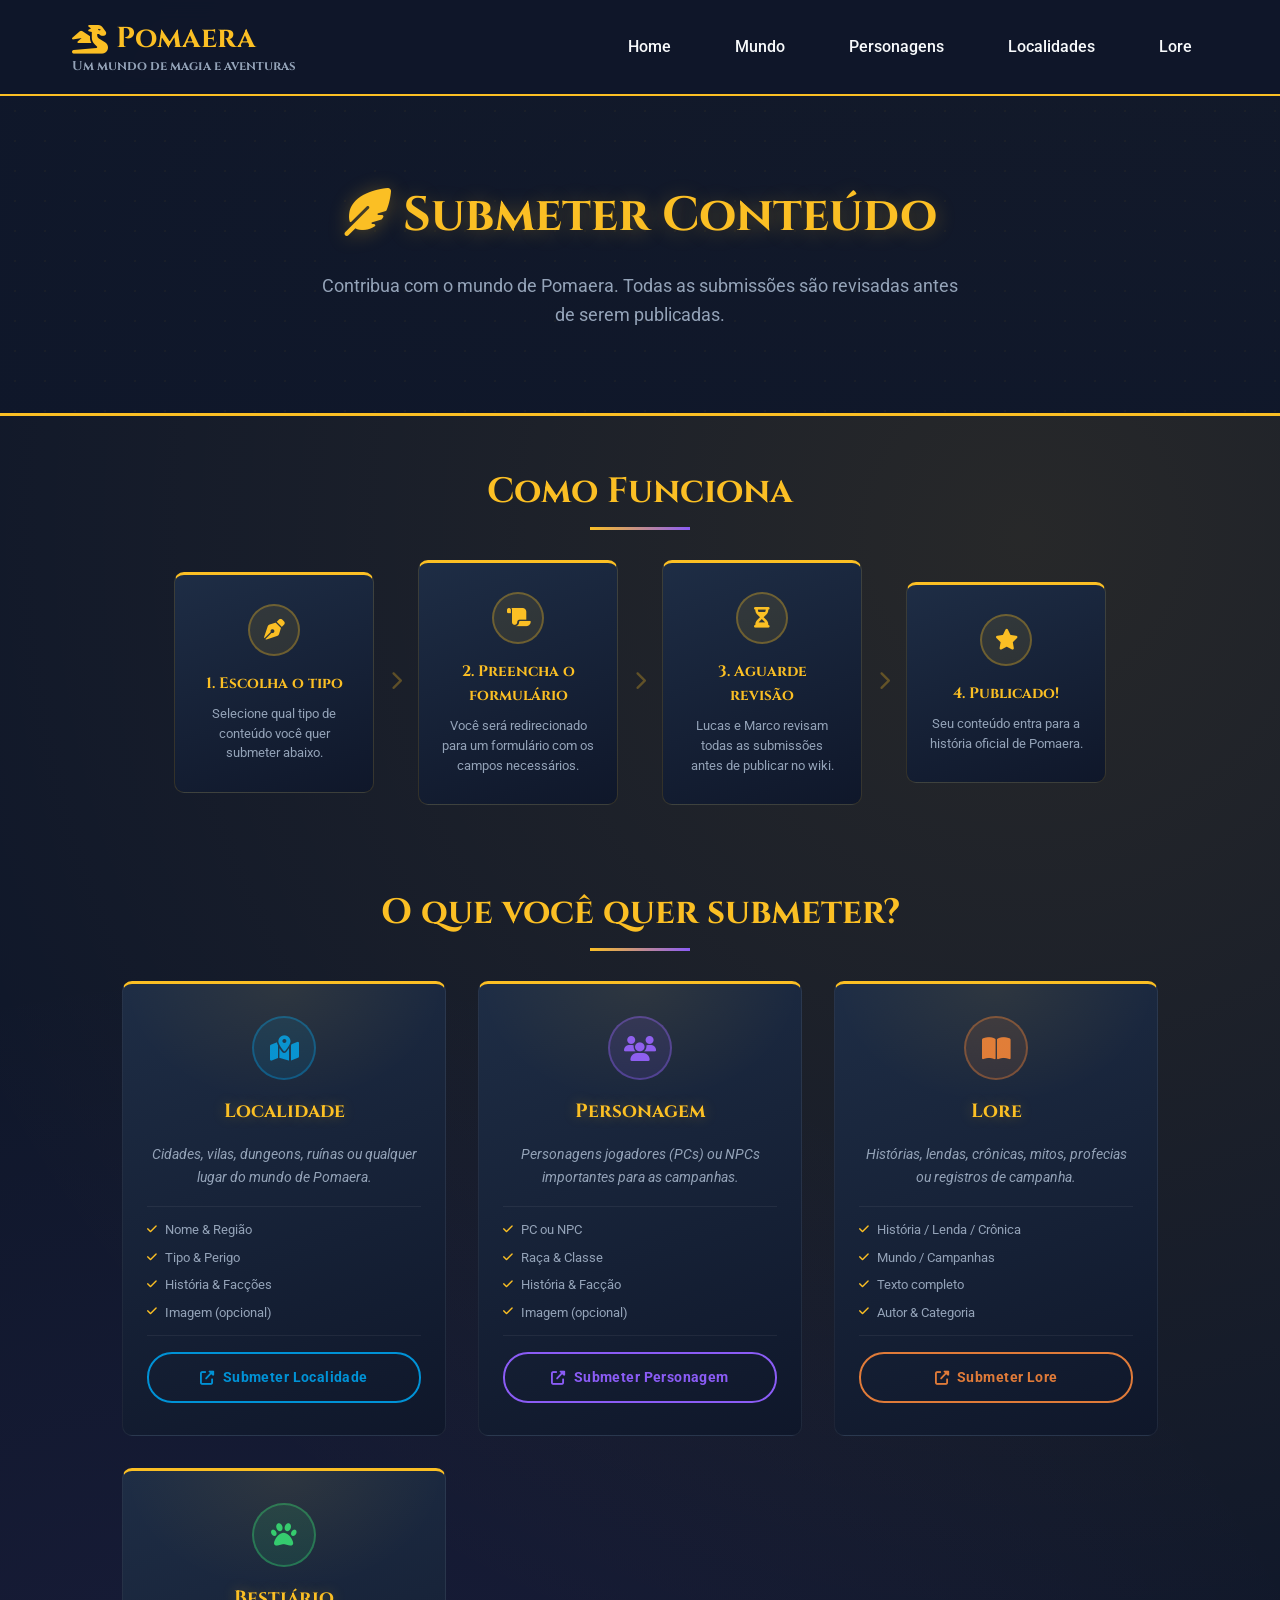
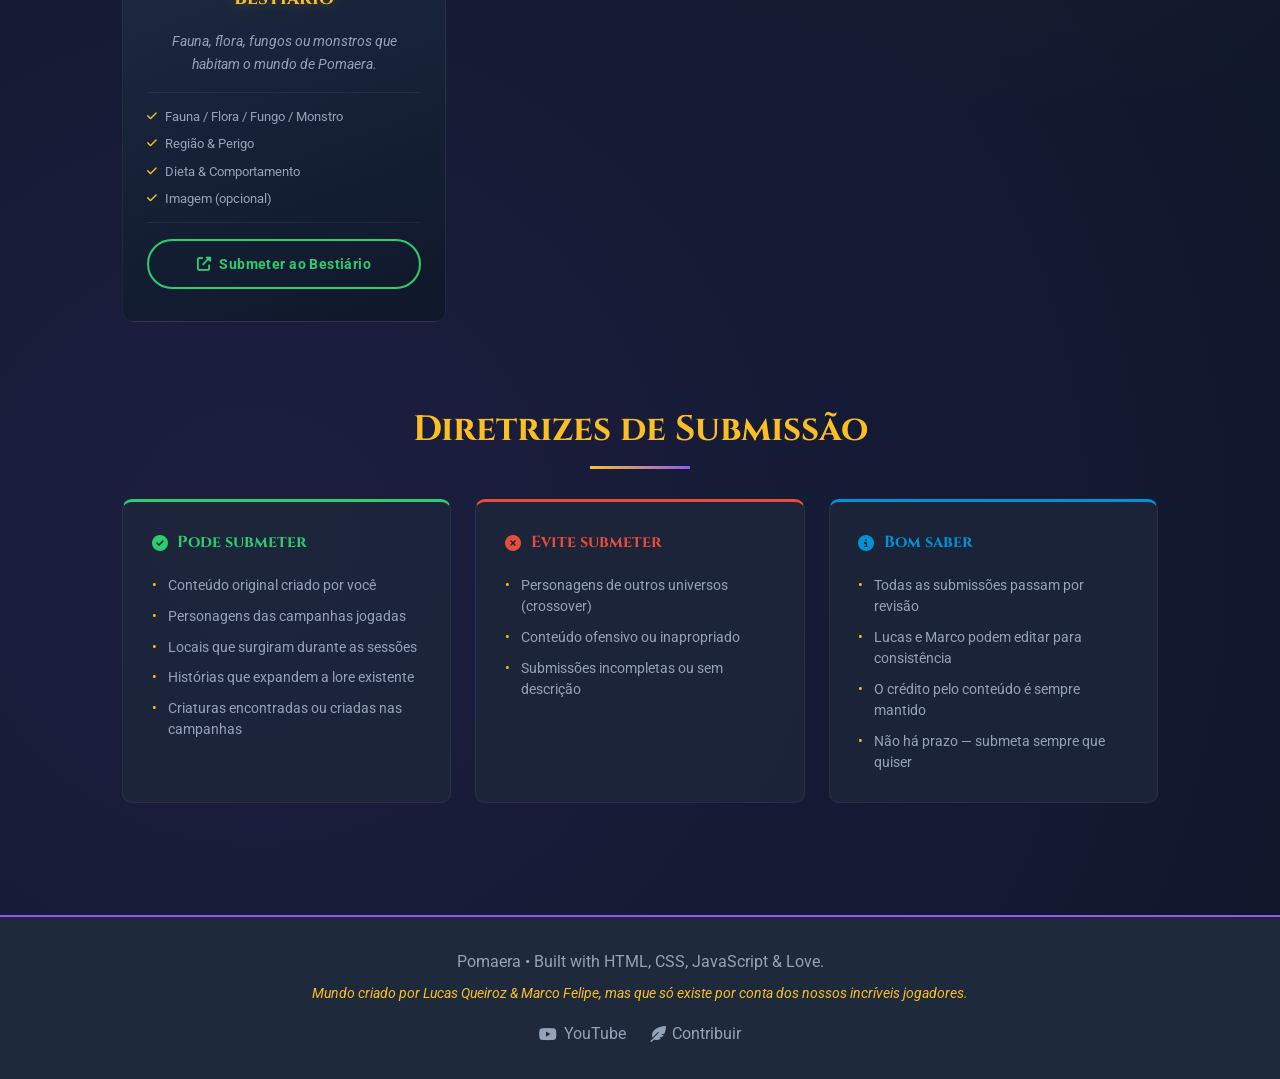
<file: pages/submit.html>
<!DOCTYPE html>
<html lang="pt-BR">

  <head>
    <meta charset="UTF-8">
    <meta name="viewport" content="width=device-width, initial-scale=1.0">
    <title>Pomaera - Submeter Conteúdo</title>
    <link rel="stylesheet" href="/styles/general.css">
    <link rel="stylesheet" href="/styles/submit.css">
    <link rel="stylesheet" href="https://cdnjs.cloudflare.com/ajax/libs/font-awesome/6.4.0/css/all.min.css">
    <link href="https://fonts.googleapis.com/css2?family=Cinzel:wght@400;700&family=Roboto:wght@300;400;500&display=swap" rel="stylesheet">
    <link rel="apple-touch-icon" sizes="180x180" href="/apple-touch-icon.png">
    <link rel="icon" type="image/png" sizes="32x32" href="/favicon-32x32.png">
    <link rel="icon" type="image/png" sizes="16x16" href="/favicon-16x16.png">
    <link rel="manifest" href="/site.webmanifest">
  </head>

  <body>
    <nav class="navbar">
      <div class="nav-container">
        <a href="/index.html" class="logo">
          <h1><i class="fas fa-dragon"></i> Pomaera</h1>
          <p class="tagline">Um mundo de magia e aventuras</p>
        </a>
        <ul class="nav-links">
          <li><a href="/index.html">Home</a></li>
          <li><a href="/index.html#world">Mundo</a></li>
          <li><a href="/pages/characters.html">Personagens</a></li>
          <li><a href="/pages/locations.html">Localidades</a></li>
          <li><a href="/pages/lore.html">Lore</a></li>
        </ul>
        <button class="menu-toggle" id="menuToggle">
          <i class="fas fa-bars"></i>
        </button>
      </div>
    </nav>

    <section class="submit-hero">
      <div class="submit-hero-overlay">
        <div class="submit-hero-content">
          <h1><i class="fas fa-feather-alt"></i> Submeter Conteúdo</h1>
          <p>Contribua com o mundo de Pomaera. Todas as submissões são revisadas antes de serem publicadas.</p>
        </div>
      </div>
    </section>

    <main class="submit-container">

      <!-- HOW IT WORKS -->
      <section class="submit-how">
        <h2 class="section-title">Como Funciona</h2>
        <div class="submit-steps">
          <div class="submit-step">
            <div class="step-icon"><i class="fas fa-pen-nib"></i></div>
            <h3>1. Escolha o tipo</h3>
            <p>Selecione qual tipo de conteúdo você quer submeter abaixo.</p>
          </div>
          <div class="submit-step-arrow"><i class="fas fa-chevron-right"></i></div>
          <div class="submit-step">
            <div class="step-icon"><i class="fas fa-scroll"></i></div>
            <h3>2. Preencha o formulário</h3>
            <p>Você será redirecionado para um formulário com os campos necessários.</p>
          </div>
          <div class="submit-step-arrow"><i class="fas fa-chevron-right"></i></div>
          <div class="submit-step">
            <div class="step-icon"><i class="fas fa-hourglass-half"></i></div>
            <h3>3. Aguarde revisão</h3>
            <p>Lucas e Marco revisam todas as submissões antes de publicar no wiki.</p>
          </div>
          <div class="submit-step-arrow"><i class="fas fa-chevron-right"></i></div>
          <div class="submit-step">
            <div class="step-icon"><i class="fas fa-star"></i></div>
            <h3>4. Publicado!</h3>
            <p>Seu conteúdo entra para a história oficial de Pomaera.</p>
          </div>
        </div>
      </section>

      <!-- SUBMISSION CARDS -->
      <section class="submit-cards-section">
        <h2 class="section-title">O que você quer submeter?</h2>
        <div class="submit-cards-grid">

          <div class="submit-card" data-type="localidade">
            <div class="submit-card-icon" style="--card-color: #0092d6">
              <i class="fas fa-map-marked-alt"></i>
            </div>
            <h3>Localidade</h3>
            <p>Cidades, vilas, dungeons, ruínas ou qualquer lugar do mundo de Pomaera.</p>
            <div class="submit-card-fields">
              <span><i class="fas fa-check"></i> Nome & Região</span>
              <span><i class="fas fa-check"></i> Tipo & Perigo</span>
              <span><i class="fas fa-check"></i> História & Facções</span>
              <span><i class="fas fa-check"></i> Imagem (opcional)</span>
            </div>
            <a href="https://forms.gle/AVhcvaWSLYCSKMPC9"
               target="_blank" rel="noopener noreferrer"
               class="submit-btn" style="--card-color: #0092d6">
              <i class="fas fa-external-link-alt"></i> Submeter Localidade
            </a>
          </div>

          <div class="submit-card" data-type="personagem">
            <div class="submit-card-icon" style="--card-color: #8b5cf6">
              <i class="fas fa-users"></i>
            </div>
            <h3>Personagem</h3>
            <p>Personagens jogadores (PCs) ou NPCs importantes para as campanhas.</p>
            <div class="submit-card-fields">
              <span><i class="fas fa-check"></i> PC ou NPC</span>
              <span><i class="fas fa-check"></i> Raça & Classe</span>
              <span><i class="fas fa-check"></i> História & Facção</span>
              <span><i class="fas fa-check"></i> Imagem (opcional)</span>
            </div>
            <a href="https://forms.gle/R6sMTtbYuTx3S1Q96"
               target="_blank" rel="noopener noreferrer"
               class="submit-btn" style="--card-color: #8b5cf6">
              <i class="fas fa-external-link-alt"></i> Submeter Personagem
            </a>
          </div>

          <div class="submit-card" data-type="lore">
            <div class="submit-card-icon" style="--card-color: #e07b39">
              <i class="fas fa-book-open"></i>
            </div>
            <h3>Lore</h3>
            <p>Histórias, lendas, crônicas, mitos, profecias ou registros de campanha.</p>
            <div class="submit-card-fields">
              <span><i class="fas fa-check"></i> História / Lenda / Crônica</span>
              <span><i class="fas fa-check"></i> Mundo / Campanhas</span>
              <span><i class="fas fa-check"></i> Texto completo</span>
              <span><i class="fas fa-check"></i> Autor & Categoria</span>
            </div>
            <a href="https://forms.gle/tf2yYVy9EtZ3DzSu9"
               target="_blank" rel="noopener noreferrer"
               class="submit-btn" style="--card-color: #e07b39">
              <i class="fas fa-external-link-alt"></i> Submeter Lore
            </a>
          </div>

          <div class="submit-card" data-type="bestiario">
            <div class="submit-card-icon" style="--card-color: #2ecc71">
              <i class="fas fa-paw"></i>
            </div>
            <h3>Bestiário</h3>
            <p>Fauna, flora, fungos ou monstros que habitam o mundo de Pomaera.</p>
            <div class="submit-card-fields">
              <span><i class="fas fa-check"></i> Fauna / Flora / Fungo / Monstro</span>
              <span><i class="fas fa-check"></i> Região & Perigo</span>
              <span><i class="fas fa-check"></i> Dieta & Comportamento</span>
              <span><i class="fas fa-check"></i> Imagem (opcional)</span>
            </div>
            <a href="https://forms.gle/LmKKDTaijAGD6W6v5"
               target="_blank" rel="noopener noreferrer"
               class="submit-btn" style="--card-color: #2ecc71">
              <i class="fas fa-external-link-alt"></i> Submeter ao Bestiário
            </a>
          </div>

        </div>
      </section>

      <!-- GUIDELINES -->
      <section class="submit-guidelines">
        <h2 class="section-title">Diretrizes de Submissão</h2>
        <div class="guidelines-grid">
          <div class="guideline-card guideline-do">
            <h3><i class="fas fa-check-circle"></i> Pode submeter</h3>
            <ul>
              <li>Conteúdo original criado por você</li>
              <li>Personagens das campanhas jogadas</li>
              <li>Locais que surgiram durante as sessões</li>
              <li>Histórias que expandem a lore existente</li>
              <li>Criaturas encontradas ou criadas nas campanhas</li>
            </ul>
          </div>
          <div class="guideline-card guideline-dont">
            <h3><i class="fas fa-times-circle"></i> Evite submeter</h3>
            <ul>
              <li>Personagens de outros universos (crossover)</li>
              <li>Conteúdo ofensivo ou inapropriado</li>
              <li>Submissões incompletas ou sem descrição</li>
            </ul>
          </div>
          <div class="guideline-card guideline-info">
            <h3><i class="fas fa-info-circle"></i> Bom saber</h3>
            <ul>
              <li>Todas as submissões passam por revisão</li>
              <li>Lucas e Marco podem editar para consistência</li>
              <li>O crédito pelo conteúdo é sempre mantido</li>
              <li>Não há prazo — submeta sempre que quiser</li>
            </ul>
          </div>
        </div>
      </section>

    </main>

    <footer class="footer">
      <p>Pomaera • Built with HTML, CSS, JavaScript & Love.</p>
      <p class="footer-note">Mundo criado por Lucas Queiroz & Marco Felipe, mas que só existe por conta dos nossos incríveis jogadores.</p>
      <div class="footer-socials">
        <a href="https://www.youtube.com/@PomaeraRPG" target="_blank" rel="noopener noreferrer">
          <i class="fab fa-youtube"></i> YouTube
        </a>
        </a>
        <a href="/pages/submit.html">
        <i class="fas fa-feather-alt"></i> Contribuir
        </a>
      </div>
    </footer>

    <script src="/scripts/main.js"></script>
    <script src="/scripts/submit.js"></script>

    <button class="back-to-top" id="backToTop" aria-label="Voltar ao topo">
      <i class="fas fa-chevron-up"></i>
    </button>

  </body>
</html>
</file>
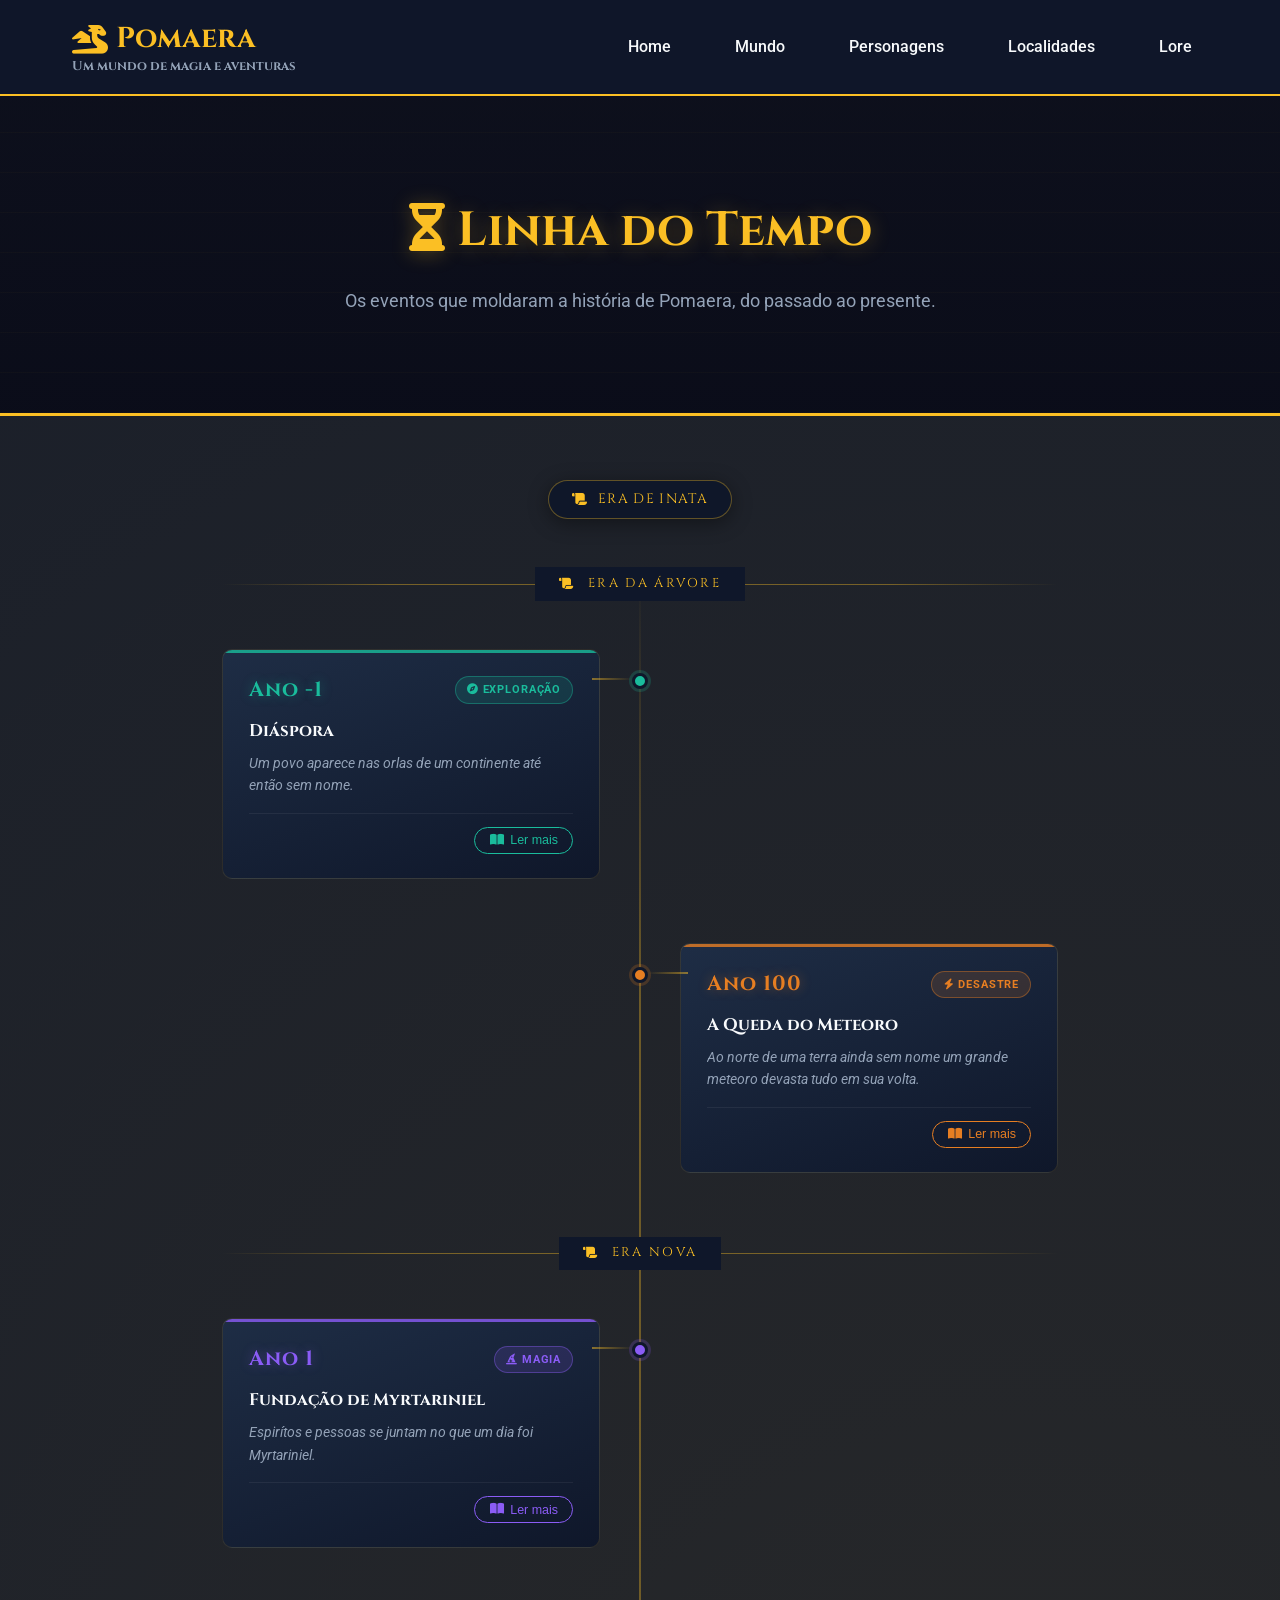
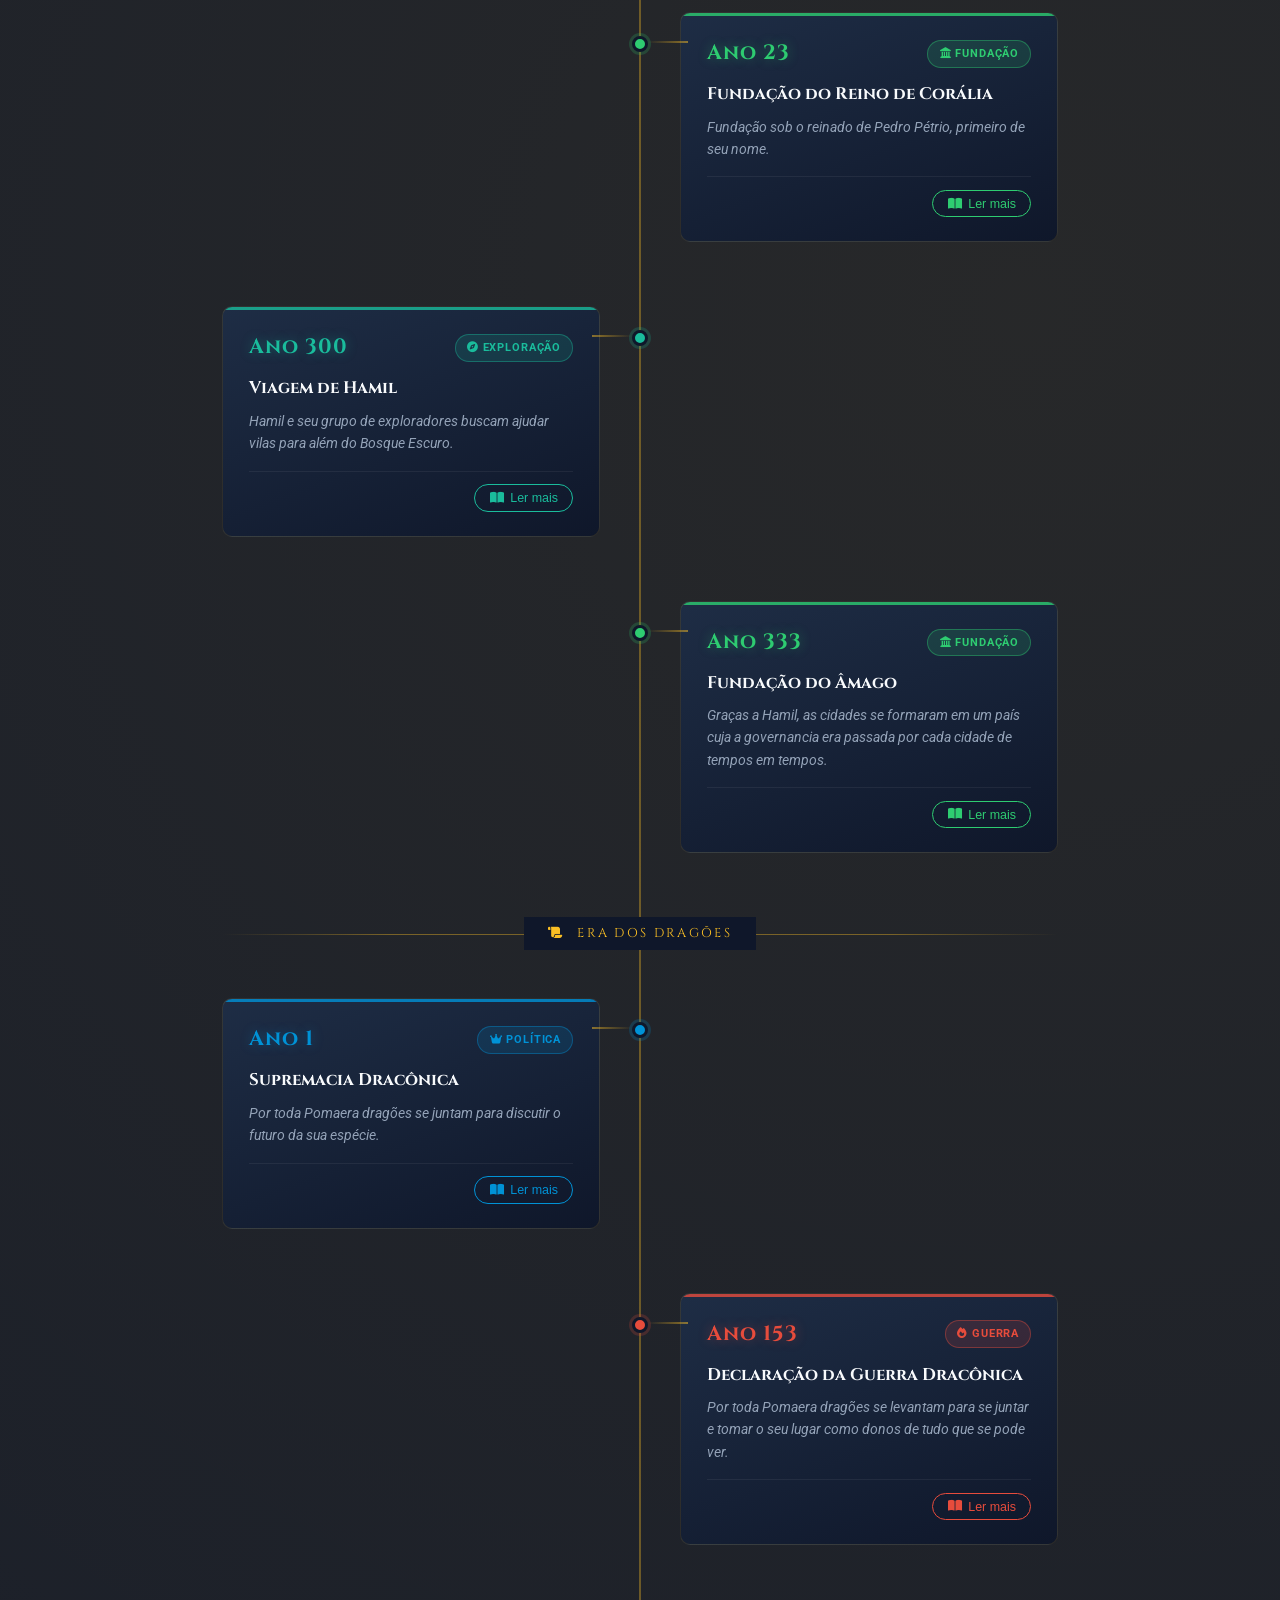
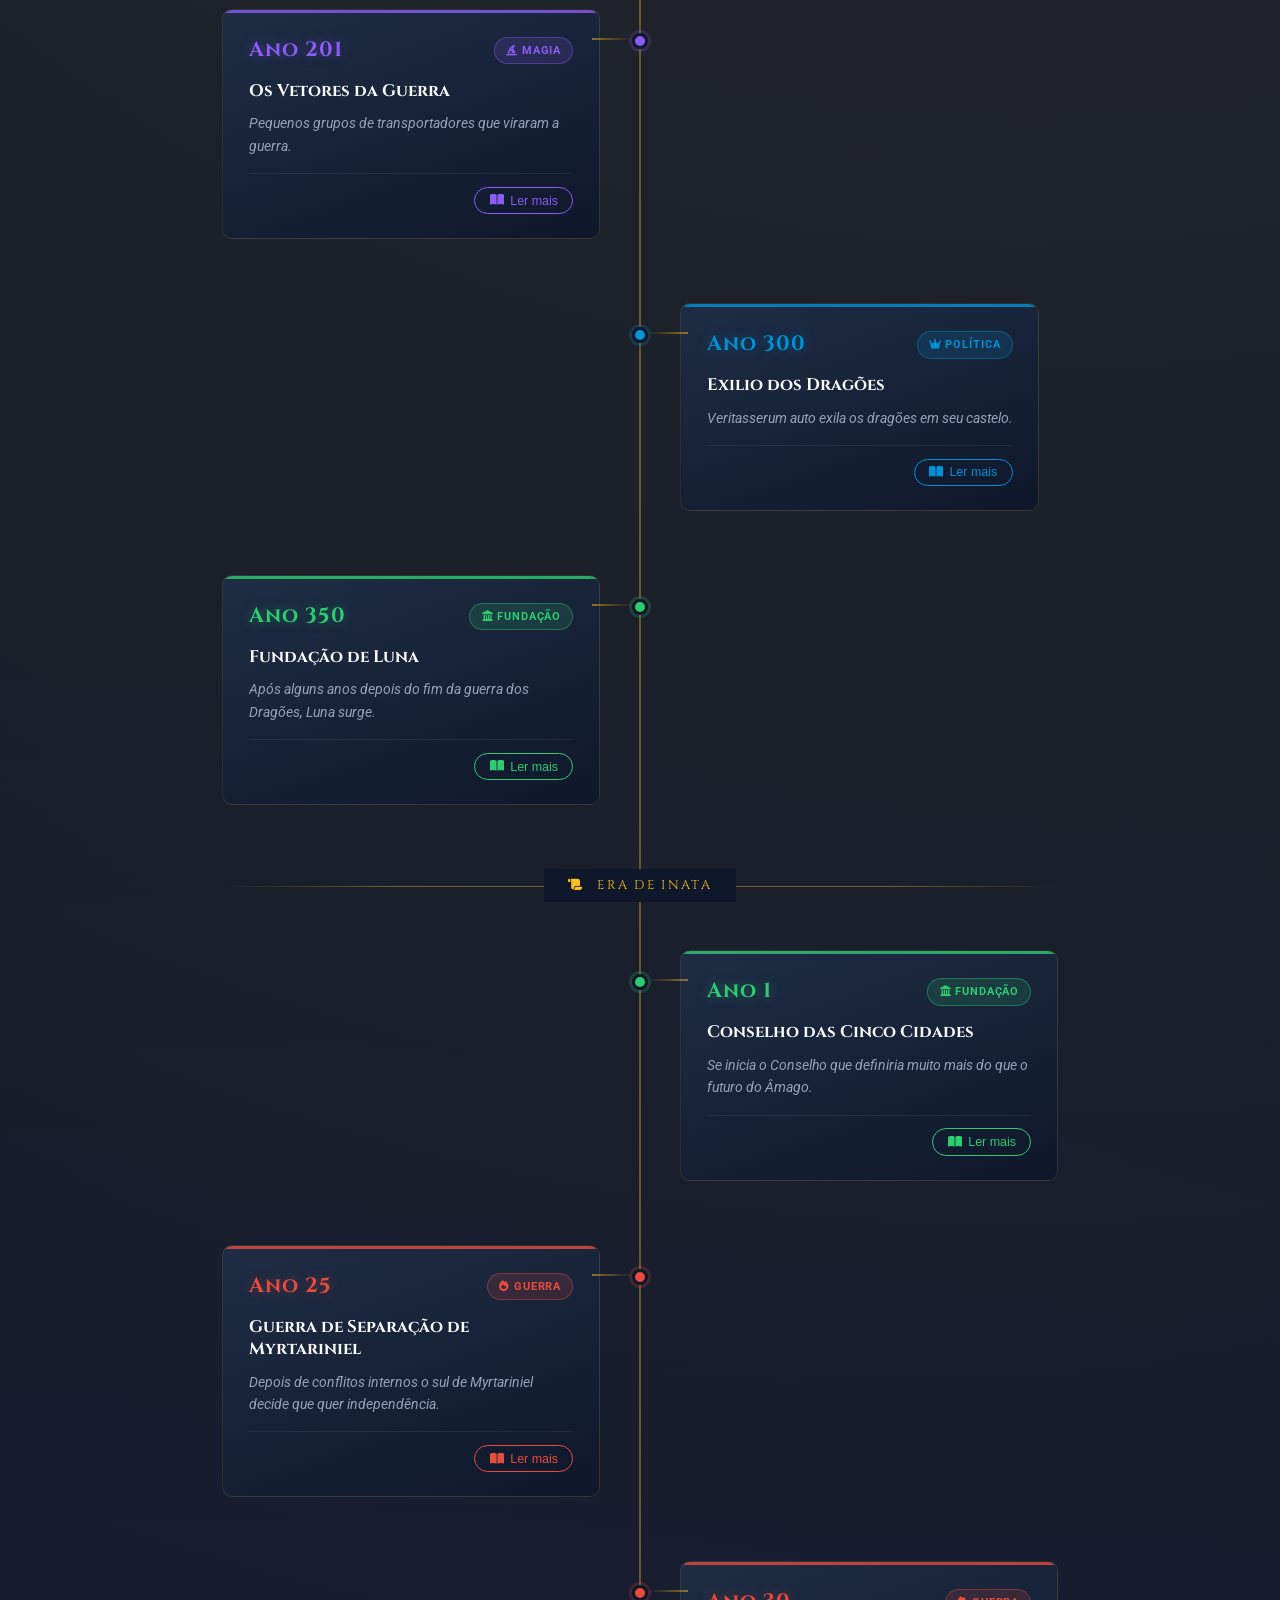
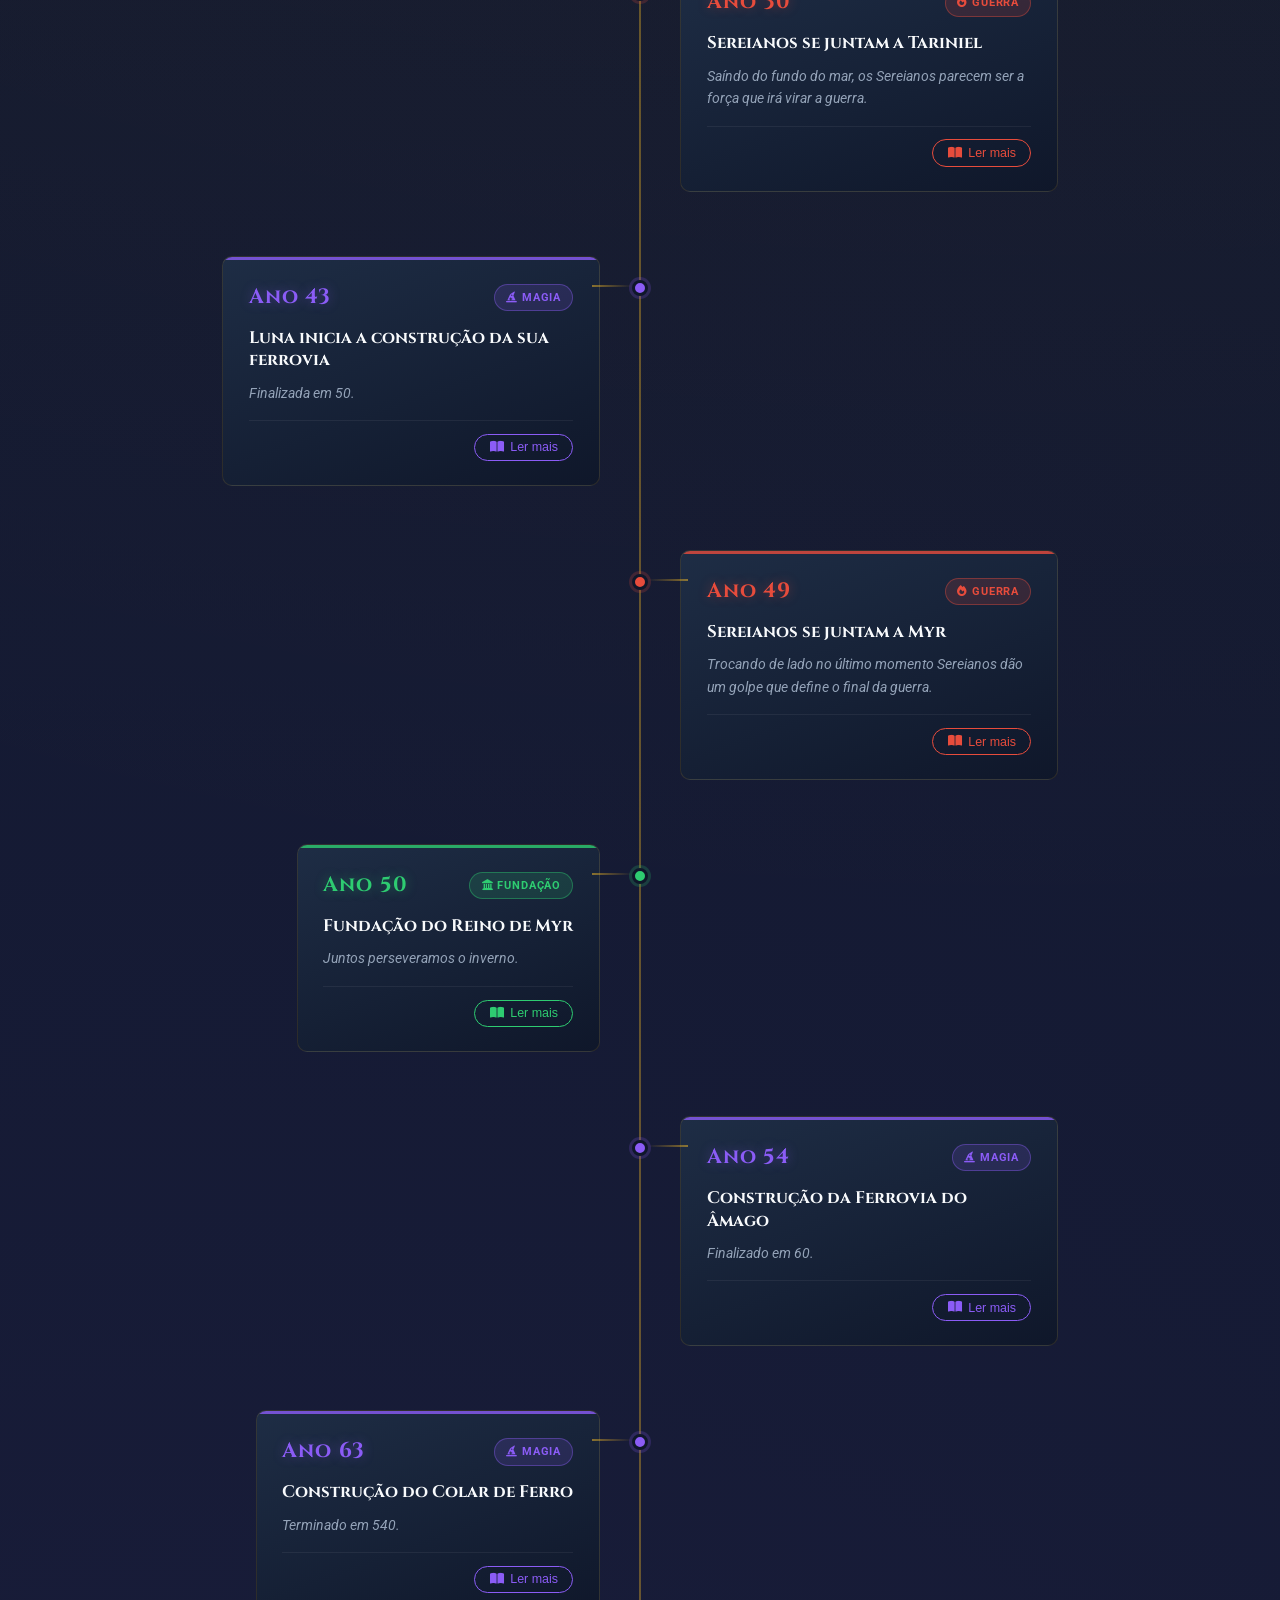
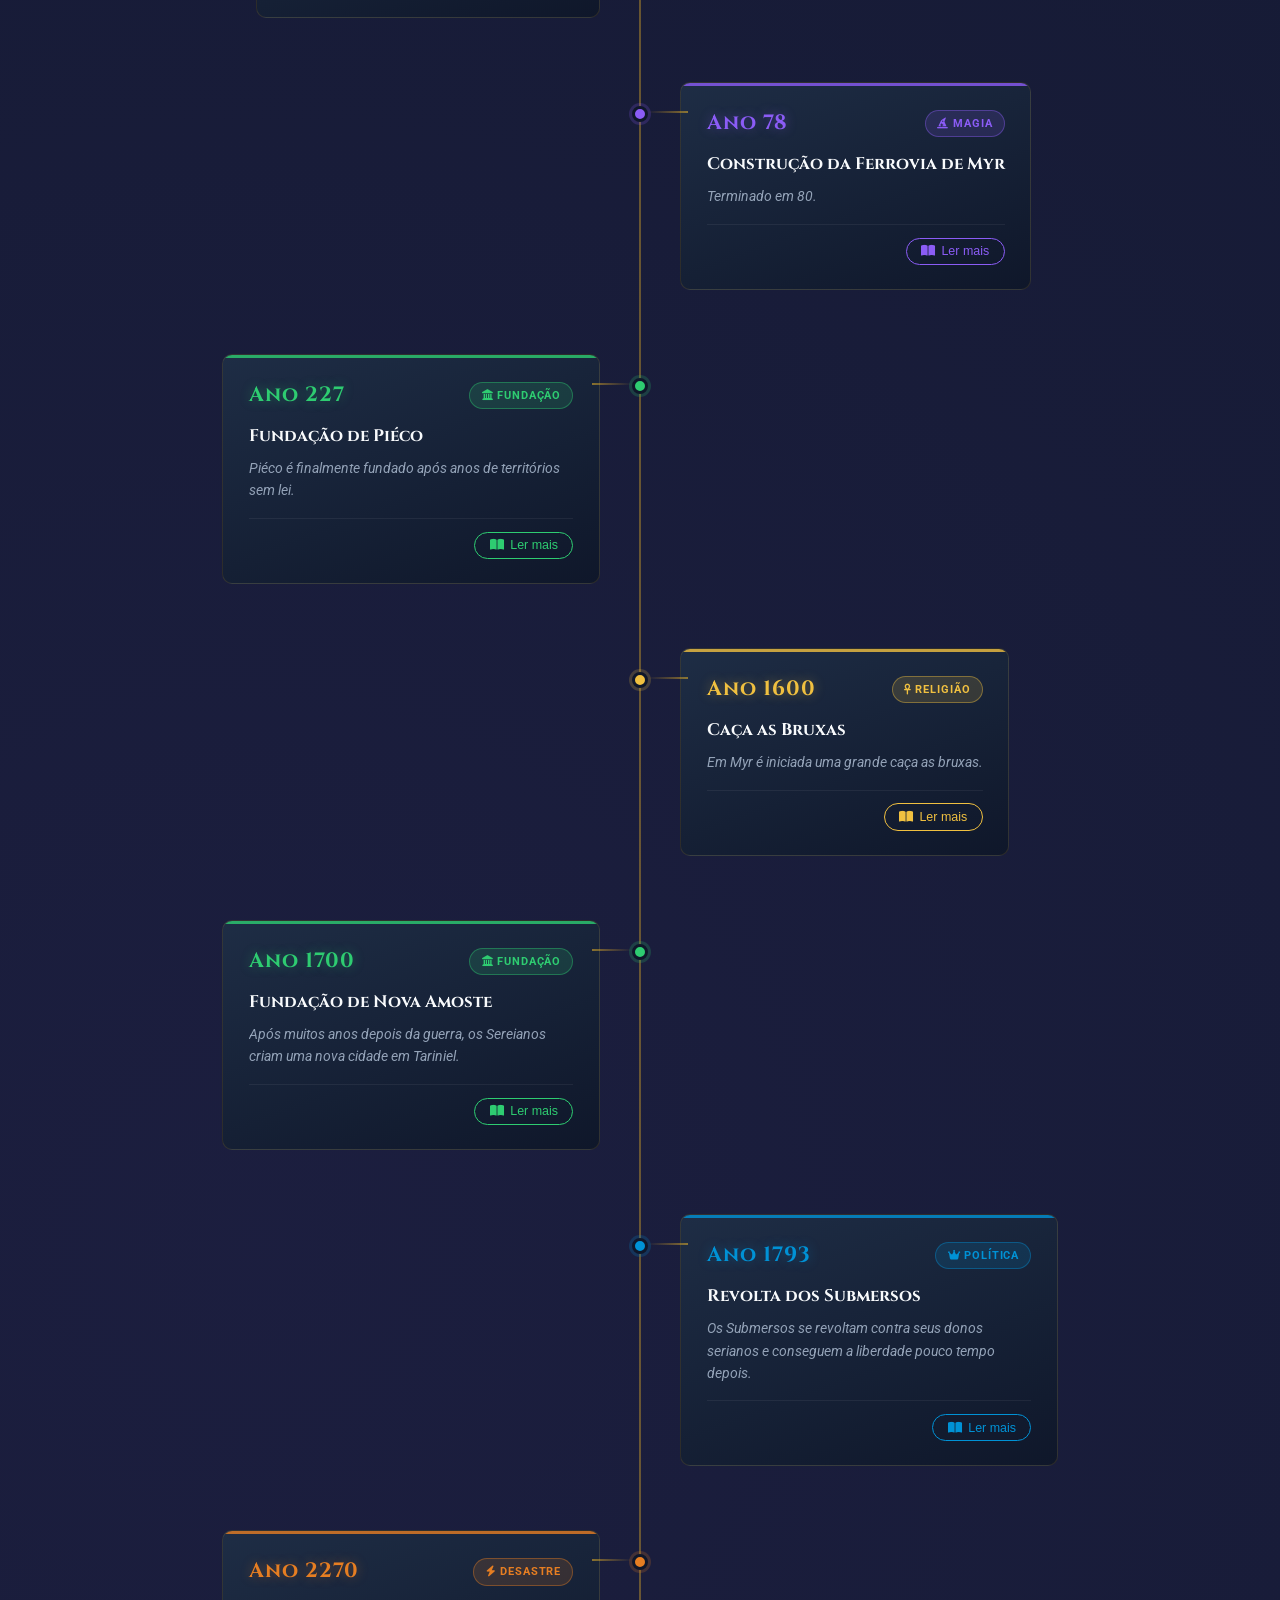
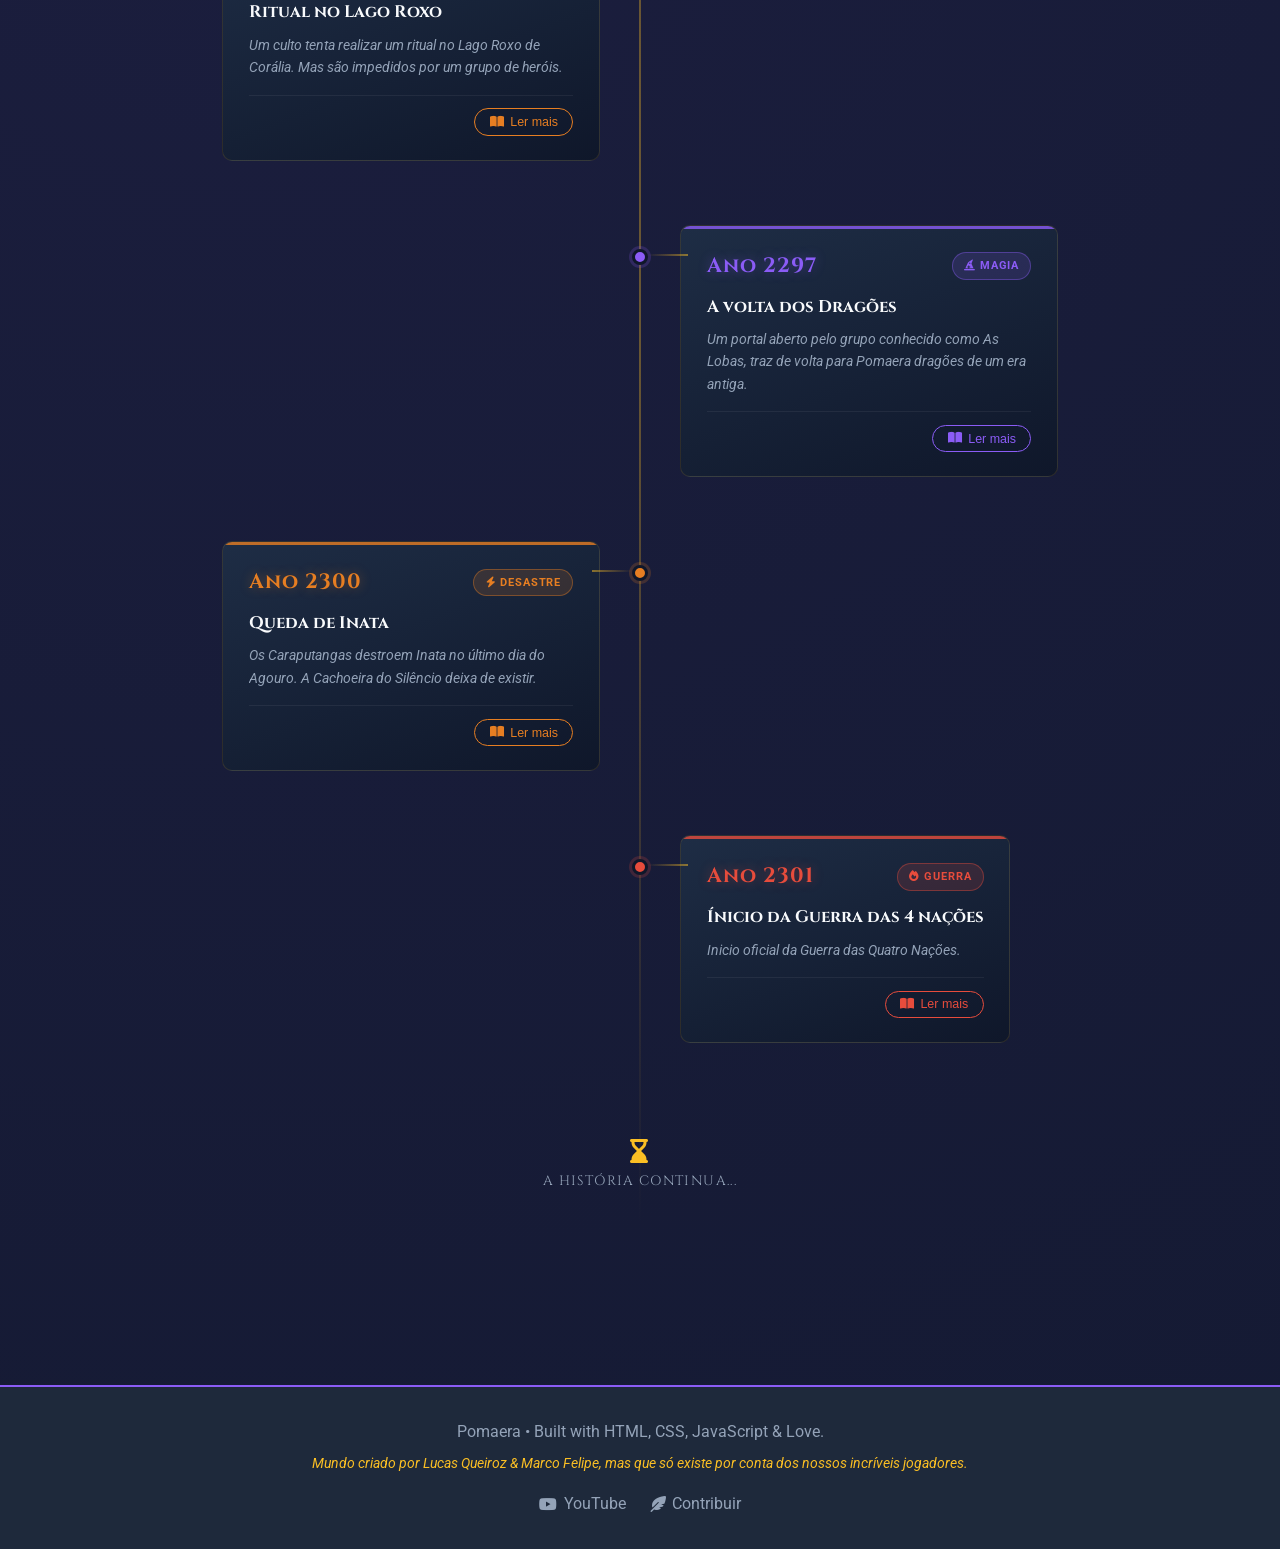
<file: pages/timeline.html>
<!DOCTYPE html>
<html lang="pt-BR">

  <head>
    <meta charset="UTF-8">
    <meta name="viewport" content="width=device-width, initial-scale=1.0">
    <title>Pomaera - Linha do Tempo</title>
    <link rel="stylesheet" href="/styles/general.css">
    <link rel="stylesheet" href="/styles/timeline.css">
    <link rel="stylesheet" href="https://cdnjs.cloudflare.com/ajax/libs/font-awesome/6.4.0/css/all.min.css">
    <link href="https://fonts.googleapis.com/css2?family=Cinzel:wght@400;700&family=Roboto:wght@300;400;500&display=swap" rel="stylesheet">
    <link rel="apple-touch-icon" sizes="180x180" href="/apple-touch-icon.png">
    <link rel="icon" type="image/png" sizes="32x32" href="/favicon-32x32.png">
    <link rel="icon" type="image/png" sizes="16x16" href="/favicon-16x16.png">
    <link rel="manifest" href="/site.webmanifest">
  </head>

  <body>
    <nav class="navbar">
      <div class="nav-container">
        <a href="/index.html" class="logo">
          <h1><i class="fas fa-dragon"></i> Pomaera</h1>
          <p class="tagline">Um mundo de magia e aventuras</p>
        </a>
        <ul class="nav-links">
          <li><a href="/index.html">Home</a></li>
          <li><a href="/index.html#world">Mundo</a></li>
          <li><a href="/pages/characters.html">Personagens</a></li>
          <li><a href="/pages/locations.html">Localidades</a></li>
          <li><a href="/pages/lore.html">Lore</a></li>
        </ul>
        <button class="menu-toggle" id="menuToggle">
          <i class="fas fa-bars"></i>
        </button>
      </div>
    </nav>

    <!-- HERO -->
    <section class="timeline-hero">
      <div class="timeline-hero-overlay">
        <div class="timeline-hero-content">
          <h1><i class="fas fa-hourglass-half"></i> Linha do Tempo</h1>
          <p>Os eventos que moldaram a história de Pomaera, do passado ao presente.</p>
        </div>
      </div>
    </section>

    <main class="timeline-container">

      <!--
        ERA INDICATOR
        Shows the current era as the user scrolls.
        Updated by JS based on which events are visible.
      -->
      <div class="timeline-era-indicator" id="eraIndicator">
        <span id="eraLabel"><i class="fas fa-scroll"></i> Era Nova</span>
      </div>

      <!-- VERTICAL LINE + EVENTS -->
      <div class="timeline-track" id="timelineTrack">
        <!-- Events injected by timeline.js -->
      </div>

    </main>

    <!-- MODAL -->
    <div class="timeline-modal" id="timelineModal">
      <div class="timeline-modal-content">
        <button class="close-timeline-modal" id="closeTimelineModal">&times;</button>
        <div class="timeline-modal-body" id="timelineModalBody">
          <!-- Injected by timeline.js -->
        </div>
      </div>
    </div>

    <button class="back-to-top" id="backToTop" aria-label="Voltar ao topo">
      <i class="fas fa-chevron-up"></i>
    </button>

    <footer class="footer">
      <p>Pomaera • Built with HTML, CSS, JavaScript & Love.</p>
      <p class="footer-note">Mundo criado por Lucas Queiroz & Marco Felipe, mas que só existe por conta dos nossos incríveis jogadores.</p>
      <div class="footer-socials">
        <a href="https://www.youtube.com/@PomaeraRPG" target="_blank" rel="noopener noreferrer">
          <i class="fab fa-youtube"></i> YouTube
        </a>
        <a href="/pages/submit.html">
          <i class="fas fa-feather-alt"></i> Contribuir
        </a>
      </div>
    </footer>

    <script src="/scripts/main.js"></script>
    <script src="/scripts/timeline.js"></script>
  </body>
</html>
</file>
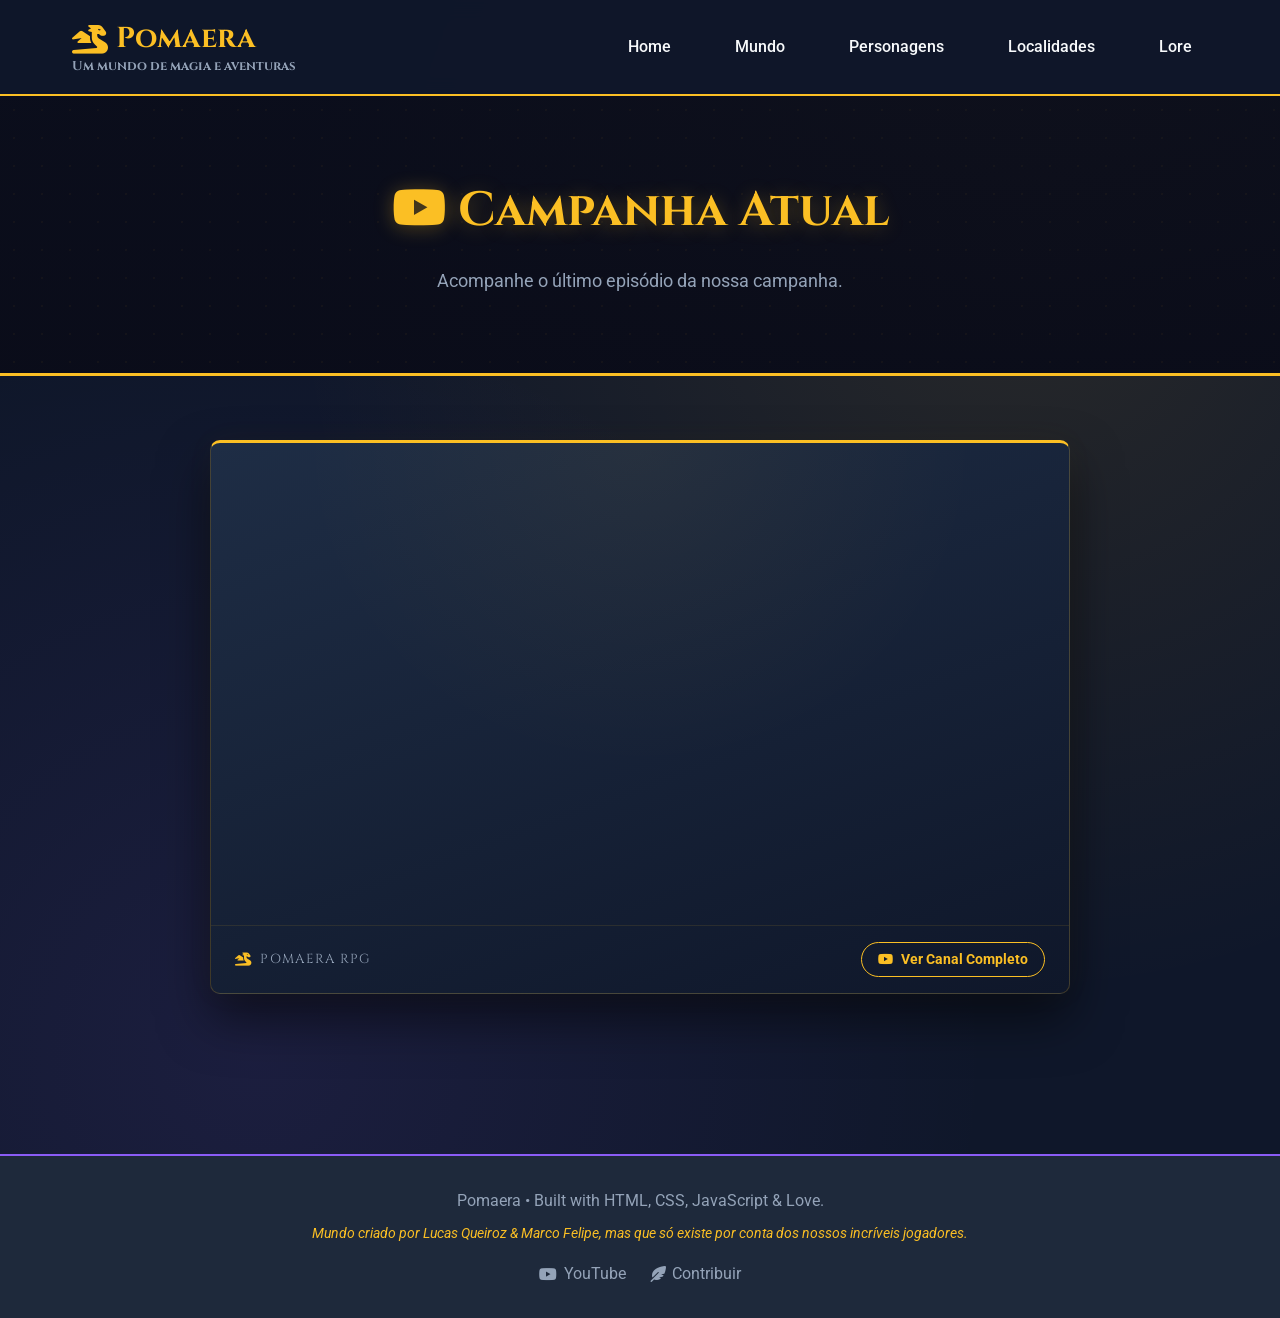
<file: pages/youtube.html>
<!DOCTYPE html>
<html lang="pt-BR">

  <head>
    <meta charset="UTF-8">
    <meta name="viewport" content="width=device-width, initial-scale=1.0">
    <title>Pomaera - Campanha Atual</title>
    <link rel="stylesheet" href="/styles/general.css">
    <link rel="stylesheet" href="/styles/youtube.css">
    <link rel="stylesheet" href="https://cdnjs.cloudflare.com/ajax/libs/font-awesome/6.4.0/css/all.min.css">
    <link href="https://fonts.googleapis.com/css2?family=Cinzel:wght@400;700&family=Roboto:wght@300;400;500&display=swap" rel="stylesheet">
    <link rel="apple-touch-icon" sizes="180x180" href="/apple-touch-icon.png">
    <link rel="icon" type="image/png" sizes="32x32" href="/favicon-32x32.png">
    <link rel="icon" type="image/png" sizes="16x16" href="/favicon-16x16.png">
    <link rel="manifest" href="/site.webmanifest">
  </head>

  <body>
    <nav class="navbar">
      <div class="nav-container">
        <a href="/index.html" class="logo">
          <h1><i class="fas fa-dragon"></i> Pomaera</h1>
          <p class="tagline">Um mundo de magia e aventuras</p>
        </a>
        <ul class="nav-links">
          <li><a href="/index.html">Home</a></li>
          <li><a href="/index.html#world">Mundo</a></li>
          <li><a href="/pages/characters.html">Personagens</a></li>
          <li><a href="/pages/locations.html">Localidades</a></li>
          <li><a href="/pages/lore.html">Lore</a></li>
        </ul>
        <button class="menu-toggle" id="menuToggle">
          <i class="fas fa-bars"></i>
        </button>
      </div>
    </nav>

    <section class="timeline-hero">
      <div class="timeline-hero-overlay">
        <div class="timeline-hero-content">
          <h1><i class="fab fa-youtube"></i> Campanha Atual</h1>
          <p>Acompanhe o último episódio da nossa campanha.</p>
        </div>
      </div>
    </section>

    <div class="video-section">
      <div class="video-card">

        <div class="video-wrapper">
          <iframe
            src="https://www.youtube.com/embed/AAKhegtRh1s?si=L0skfN0l0PR_pBW0"
            title="Pomaera RPG — Último Episódio"
            frameborder="0"
            allow="accelerometer; autoplay; clipboard-write; encrypted-media; gyroscope; picture-in-picture"
            allowfullscreen>
          </iframe>
        </div>

        <div class="video-footer">
          <span class="video-footer-label">
            <i class="fas fa-dragon"></i> Pomaera RPG
          </span>
          <a href="https://www.youtube.com/@PomaeraRPG"
             target="_blank"
             rel="noopener noreferrer"
             class="video-channel-link">
            <i class="fab fa-youtube"></i> Ver Canal Completo
          </a>
        </div>

      </div>
    </div>

    <button class="back-to-top" id="backToTop" aria-label="Voltar ao topo">
      <i class="fas fa-chevron-up"></i>
    </button>

    <footer class="footer">
      <p>Pomaera • Built with HTML, CSS, JavaScript & Love.</p>
      <p class="footer-note">Mundo criado por Lucas Queiroz & Marco Felipe, mas que só existe por conta dos nossos incríveis jogadores.</p>
      <div class="footer-socials">
        <a href="https://www.youtube.com/@PomaeraRPG" target="_blank" rel="noopener noreferrer">
          <i class="fab fa-youtube"></i> YouTube
        </a>
        <a href="/pages/submit.html">
          <i class="fas fa-feather-alt"></i> Contribuir
        </a>
      </div>
    </footer>

    <script src="/scripts/main.js"></script>
  </body>
</html>
</file>
<file: styles/general.css>
* {
    margin: 0;
    padding: 0;
    box-sizing: border-box;
}

:root {
    --primary-dark: #0f172a;
    --secondary-dark: #1e293b;
    --accent-gold: #fbbf24;
    --accent-purple: #8b5cf6;
    --text-light: #f8fafc;
    --text-muted: #94a3b8;
    --card-bg: rgba(30, 41, 59, 0.7);
    --border-radius: 10px;
    --shadow: 0 10px 15px -3px rgba(0, 0, 0, 0.3);
}

body {
    font-family: 'Roboto', sans-serif;
    background-color: var(--primary-dark);
    color: var(--text-light);
    line-height: 1.6;
    background-image: 
        radial-gradient(circle at 20% 80%, rgba(139, 92, 246, 0.1) 0%, transparent 50%),
        radial-gradient(circle at 80% 20%, rgba(251, 191, 36, 0.1) 0%, transparent 50%);
}

/* Typography */
h1, h2, h3, h4, .logo {
    font-family: 'Cinzel', serif;
    font-weight: 700;
}

/* Navigation */
.navbar {
    background-color: rgba(15, 23, 42, 0.95);
    backdrop-filter: blur(10px);
    position: sticky;
    top: 0;
    z-index: 1000;
    border-bottom: 2px solid var(--accent-gold);
    padding: 1rem 0;
}

.nav-container {
    max-width: 1200px;
    margin: 0 auto;
    padding: 0 2rem;
    display: flex;
    justify-content: space-between;
    align-items: center;
}

a.logo {
        text-decoration: none;
    }

.logo h1 {
    font-size: 1.8rem;
    color: var(--accent-gold);
    display: flex;
    align-items: center;
    gap: 0.5rem;
}

.tagline {
    font-size: 0.8rem;
    color: var(--text-muted);
    margin-top: -5px;
}

.nav-links {
    display: flex;
    list-style: none;
    gap: 2rem;
}

.nav-links a {
    color: var(--text-light);
    text-decoration: none;
    font-weight: 500;
    padding: 0.5rem 1rem;
    border-radius: 5px;
    transition: all 0.3s ease;
}

.nav-links a:hover, .nav-links a.active {
    background-color: var(--accent-purple);
    color: white;
}

.menu-toggle {
    display: none;
    background: none;
    border: none;
    color: var(--text-light);
    font-size: 1.5rem;
    cursor: pointer;
}

.hero {
    min-height: 380px;
    background: linear-gradient(rgba(15, 23, 42, 0.9), rgba(15, 23, 42, 0.9)), 
                url('https://images.unsplash.com/photo-1518562180175-34a163b1a9a6?q=80&w=1470&auto=format&fit=crop&ixlib=rb-4.1.0&ixid=M3wxMjA3fDB8MHxwaG90by1wYWdlfHx8fGVufDB8fHx8fA%3D%3D');
    background-size: cover;
    background-position: center;
    padding: 6rem 2rem;
    text-align: center;
    border-bottom: 3px solid var(--accent-gold);
}

.hero-content h2 {
    font-size: 3rem;
    margin-bottom: 1rem;
    background: linear-gradient(to right, var(--accent-gold), var(--accent-purple));
    -webkit-background-clip: text;
    background-clip: text;
    color: transparent;
}

.hero-content p {
    font-size: 1.2rem;
    max-width: 800px;
    margin: 0 auto 2rem;
    color: var(--text-muted);
}

.hero-buttons {
    display: flex;
    gap: 1rem;
    justify-content: center;
    margin-top: 2rem;
}

.btn {
    padding: 0.8rem 2rem;
    border-radius: var(--border-radius);
    text-decoration: none;
    font-weight: bold;
    transition: all 0.3s ease;
    display: inline-block;
}

.btn-primary {
    background-color: transparent;
    color: var(--accent-purple);
    border: 2px solid var(--accent-purple);
}

.btn-primary:hover {
    background-color: var(--accent-purple);
    border-color: var(--accent-purple);
    color: var(--primary-dark);
}

.btn-secondary {
    background-color: transparent;
    border: 2px solid var(--accent-gold);
    color: var(--accent-gold);
}

.btn-secondary:hover {
    background-color: var(--accent-gold);
    color: var(--primary-dark);
}

.container {
    max-width: 1200px;
    margin: 0 auto;
    padding: 2rem;
}

.section {
    margin-bottom: 4rem;
}

.section-title {
    font-size: 2.2rem;
    margin-bottom: 2rem;
    text-align: center;
    color: var(--accent-gold);
    position: relative;
}

.section-title::after {
    content: '';
    position: absolute;
    width: 100px;
    height: 3px;
    background: linear-gradient(to right, var(--accent-gold), var(--accent-purple));
    bottom: -10px;
    left: 50%;
    transform: translateX(-50%);
}

.card-grid {
    display: grid;
    grid-template-columns: repeat(auto-fit, minmax(300px, 1fr));
    gap: 2rem;
    margin-top: 2rem;
}

.card {
    background-color: var(--card-bg);
    border-radius: var(--border-radius);
    padding: 2rem;
    text-align: center;
    border: 1px solid rgba(251, 191, 36, 0.2);
    transition: transform 0.3s ease, box-shadow 0.3s ease;
}

a.card {
    text-decoration: none;
    color: inherit;
    display: block;
    cursor: pointer;
}

.card:hover {
    transform: translateY(-10px);
    box-shadow: var(--shadow);
    border-color: var(--accent-gold);
}

.card-icon {
    font-size: 2.5rem;
    color: var(--accent-purple);
    margin-bottom: 1rem;
}

.card h3 {
    color: var(--accent-gold);
    margin-bottom: 1rem;
}

.card p {
    color: var(--text-muted);
}

.footer {
    text-align: center;
    padding: 2rem;
    background-color: var(--secondary-dark);
    border-top: 2px solid var(--accent-purple);
    margin-top: 4rem;
}

.footer p {
    color: var(--text-muted);
    margin-bottom: 0.5rem;
}

.footer-note {
    font-size: 0.9rem;
    font-style: italic;
    color: var(--accent-gold) !important;
}

.footer-note a{
    font-size: 0.9rem;
    font-style: italic;
    color: var(--accent-gold) !important;
    text-decoration: none;
}

.footer-note a:hover{
    font-size: 0.9rem;
    font-style: italic;
    color: var(--accent-purple) !important;
    text-decoration: none;
}

.card, .character-card {
    opacity: 0;
    transform: translateY(20px);
    transition: opacity 0.5s ease, transform 0.5s ease;
}

.fade-in {
    opacity: 1;
    transform: translateY(0);
}

@media (max-width: 768px) {
    .nav-links {
        display: none;
        position: absolute;
        top: 100%;
        left: 0;
        width: 100%;
        background-color: var(--secondary-dark);
        flex-direction: column;
        padding: 1rem;
        border-top: 1px solid var(--accent-gold);
    }
    
    .nav-links.active {
        display: flex;
    }
    
    .menu-toggle {
        display: block;
    }
    
    .hero-content h2 {
        font-size: 2rem;
    }
    
    .hero-buttons {
        flex-direction: column;
        align-items: center;
    }
    
    .btn {
        width: 100%;
        max-width: 300px;
        text-align: center;
    }
    
    .guide-section {
        padding: 2rem 1rem;
    }

}

.back-to-top {
    position: fixed;
    bottom: 2rem;
    right: 2rem;
    width: 44px;
    height: 44px;
    border-radius: 50%;
    background: var(--accent-purple);
    border: 2px solid rgba(139, 92, 246, 0.4);
    color: white;
    font-size: 1rem;
    cursor: pointer;
    display: flex;
    align-items: center;
    justify-content: center;
    z-index: 999;
    opacity: 0;
    transform: translateY(10px);
    transition: opacity 0.3s ease, transform 0.3s ease, background 0.3s ease;
    pointer-events: none; /* not clickable when invisible */
}

.back-to-top.visible {
    opacity: 1;
    transform: translateY(0);
    pointer-events: all;
}

.back-to-top:hover {
    background: var(--accent-gold);
    border-color: var(--accent-gold);
}


.footer-socials {
    margin-top: 1rem;
    display: flex;
    justify-content: center;
    gap: 1.5rem;
}

.footer-socials a {
    color: var(--text-muted);
    text-decoration: none;
    transition: color 0.3s;
    display: flex;
    align-items: center;
    gap: 0.4rem;
}

.footer-socials a:hover {
    color: var(--accent-gold);
}
</file>
<file: styles/characters.css>
.characters-hero {
    min-height: 380px;
    background:
        linear-gradient(rgba(10, 15, 30, 0.8), rgba(10, 15, 30, 0.97)),
        url('https://images.unsplash.com/photo-1551269901-5c5e14c25df7?q=80&w=1469&auto=format&fit=crop')
        center/cover no-repeat scroll;
    display: flex;
    align-items: center;
    justify-content: center;
    text-align: center;
    border-bottom: 3px solid var(--accent-gold);
    padding: 3rem 2rem;
    position: relative;
}

.characters-hero::before {
    content: '';
    position: absolute;
    inset: 0;
    background-image: repeating-linear-gradient(
        45deg,
        rgba(251, 191, 36, 0.02) 0px,
        rgba(251, 191, 36, 0.02) 1px,
        transparent 1px,
        transparent 12px
    );
    pointer-events: none;
}

.characters-hero {
    position: relative;
}

.characters-hero-content {
    position: relative;
    z-index: 1;
}

.characters-hero-content h1 {
    font-family: 'Cinzel', serif;
    font-size: 3rem;
    color: var(--accent-gold);
    margin-bottom: 1rem;
    text-shadow: 0 2px 20px rgba(251, 191, 36, 0.35);
}

.characters-hero-content p {
    font-size: 1.15rem;
    color: var(--text-muted);
}

/* =============================================
   MAIN CONTAINER
============================================= */
.characters-container {
    max-width: 1200px;
    margin: 0 auto;
    padding: 3rem 2rem;
    display: flex;
    flex-direction: column;
    gap: 5rem;
}

/* =============================================
   SECTION HEADER
    Each section (PCs and NPCs) has a small pill label
   above the title — purple for PCs (players/heroes), gold for NPCs
============================================= */
.characters-section-header {
    text-align: center;
    margin-bottom: 2.5rem;
}

.section-label {
    display: inline-flex;
    align-items: center;
    gap: 0.5rem;
    font-size: 0.8rem;
    font-weight: bold;
    text-transform: uppercase;
    letter-spacing: 0.12em;
    padding: 0.35rem 1.1rem;
    border-radius: 20px;
    margin-bottom: 1rem;
}

.pc-label {
    background: rgba(139, 92, 246, 0.15);
    color: var(--accent-purple);
    border: 1px solid rgba(139, 92, 246, 0.4);
}

.npc-label {
    background: rgba(251, 191, 36, 0.12);
    color: var(--accent-gold);
    border: 1px solid rgba(251, 191, 36, 0.35);
}

.section-subtitle {
    color: var(--text-muted);
    font-size: 1rem;
    margin-top: 0.5rem;
    max-width: 600px;
    margin-left: auto;
    margin-right: auto;
}

.characters-grid {
    display: grid;
    grid-template-columns: repeat(auto-fill, minmax(250px, 1fr));
    gap: 2rem;
}

.character-card {
    background: linear-gradient(160deg, #1e2d45 0%, #0f172a 100%);
    border-radius: var(--border-radius);
    border: 1px solid rgba(251, 191, 36, 0.15);
    border-top: 3px solid var(--accent-gold);
    overflow: hidden;
    cursor: pointer;
    opacity: 0;
    transform: translateY(20px);
    animation: charCardIn 0.5s forwards;
    transition: transform 0.35s ease, box-shadow 0.35s ease, border-color 0.35s ease;
    position: relative;
}

.character-card::before {
    content: '';
    position: absolute;
    top: 0;
    left: 50%;
    transform: translateX(-50%);
    width: 100%;
    height: 280px;
    background: radial-gradient(ellipse at top, rgba(251, 191, 36, 0.06) 0%, transparent 70%);
    pointer-events: none;
    z-index: 0;
}

.character-card:hover {
    transform: translateY(-8px);
    border-color: var(--accent-gold);
    box-shadow:
        0 20px 40px rgba(0, 0, 0, 0.5),
        0 0 20px rgba(251, 191, 36, 0.1);
}

@keyframes charCardIn {
    to {
        opacity: 1;
        transform: translateY(0);
    }
}

.character-portrait {
    height: 280px;
    background-size: cover;
    background-position: center top;
    position: relative;
    z-index: 1;
}

.character-portrait::after {
    content: '';
    position: absolute;
    bottom: 0;
    left: 0;
    right: 0;
    height: 80px;
    background: linear-gradient(transparent, #0f172a);
}


.character-type-badge {
    position: absolute;
    top: 0.8rem;
    right: 0.8rem;
    font-size: 0.7rem;
    font-weight: bold;
    text-transform: uppercase;
    letter-spacing: 0.08em;
    padding: 0.3rem 0.8rem;
    border-radius: 20px;
    z-index: 1;
    transition: background 0.3s ease, color 0.3s ease, border-color 0.3s ease;
}

.character-card:hover .character-type-badge {
    background: var(--status-color);
    color: var(--primary-dark);
    border-color: var(--status-color);
}

.badge-pc {
    background: rgba(139, 92, 246, 0.85);
    color: white;
    border: 1px solid rgba(139, 92, 246, 0.6);
}

.badge-npc {
    background: rgba(251, 191, 36, 0.85);
    color: var(--primary-dark);
    border: 1px solid rgba(251, 191, 36, 0.6);
}


.character-card-body {
    padding: 1.2rem 1.4rem 1.4rem;
}

.character-name {
    font-family: 'Cinzel', serif;
    font-size: 1.2rem;
    color: var(--accent-gold);
    margin-bottom: 0.3rem;
    line-height: 1.3;
    text-shadow:
        0 0 16px rgba(251, 191, 36, 0.45),
        0 2px 4px rgba(0, 0, 0, 0.5);
    letter-spacing: 0.03em;
    text-align: center;
}


.character-race-class {
    font-size: 0.85rem;
    color: var(--accent-purple);
    margin-bottom: 0.8rem;
    display: flex;
    align-items: center;
    gap: 0.4rem;
}

.character-excerpt {
    font-size: 0.9rem;
    color: var(--text-muted);
    line-height: 1.6;
    display: -webkit-box;
    -webkit-line-clamp: 2;
    line-clamp: 2;
    -webkit-box-orient: vertical;
    overflow: hidden;
    margin-bottom: 1rem;
    font-style: italic;
}

.character-card-footer {
    display: flex;
    justify-content: space-between;
    align-items: center;
    padding-top: 0.8rem;
    border-top: 1px solid rgba(255, 255, 255, 0.07);
}


.character-player {
    font-size: 0.8rem;
    color: var(--accent-gold);
    font-style: italic;
    display: flex;
    align-items: center;
    gap: 0.4rem;
}

.character-view-btn {
    background: transparent;
    border: 1.5px solid var(--accent-purple);
    color: var(--accent-purple);
    padding: 0.4rem 1rem;
    border-radius: 20px;
    font-size: 0.8rem;
    cursor: pointer;
    transition: all 0.3s;
    display: flex;
    align-items: center;
    gap: 0.4rem;
}

.character-view-btn:hover {
    background: var(--accent-purple);
    color: white;
}

/* =============================================
   MODAL OVERLAY
============================================= */
.character-modal {
    display: none;
    position: fixed;
    inset: 0;
    background: rgba(0, 0, 0, 0.88);
    z-index: 1001;
    overflow-y: auto;
    padding: 2rem 1rem;
}

/* =============================================
   MODAL CONTENT
============================================= */
.character-modal-content {
    background: linear-gradient(160deg, #1e2d45 0%, #111827 100%);
    max-width: 860px;
    margin: 0 auto;
    border-radius: var(--border-radius);
    border: 1px solid rgba(251, 191, 36, 0.2);
    overflow: hidden;
    animation: modalSlideIn 0.3s ease;
    position: relative;
    box-shadow:
        0 25px 50px rgba(0, 0, 0, 0.6),
        0 0 30px rgba(251, 191, 36, 0.05);
}

@keyframes modalSlideIn {
    from { transform: translateY(-30px); opacity: 0; }
    to   { transform: translateY(0);     opacity: 1; }
}

/* Gold/purple gradient top bar */
.character-modal-content::before {
    content: '';
    display: block;
    height: 4px;
    background: linear-gradient(to right, var(--accent-gold), var(--accent-purple), var(--accent-gold));
}

.character-modal-body {
    display: grid;
    grid-template-columns: 280px 1fr;
}

/*
  EXPLANATION: Modal portrait is taller than the card portrait
  to give the character image more presence. The gradient at bottom
  and the name overlaid on the image (via absolute positioning)
  creates a cinematic feel — like a character sheet cover.
*/
.modal-portrait-col {
    position: relative;
    min-height: 420px;
    background-size: cover;
    background-position: center top;
}

.modal-portrait-col::after {
    content: '';
    position: absolute;
    inset: 0;
    background: linear-gradient(
        to bottom,
        transparent 40%,
        rgba(26, 37, 64, 0.95) 100%
    );
}

.modal-portrait-info {
    position: absolute;
    bottom: 1.5rem;
    left: 1.5rem;
    right: 1.5rem;
    z-index: 1;
}

.modal-portrait-badge {
    font-size: 0.7rem;
    font-weight: bold;
    text-transform: uppercase;
    letter-spacing: 0.1em;
    padding: 0.3rem 0.8rem;
    border-radius: 20px;
    display: inline-block;
    margin-bottom: 0.6rem;
}

.modal-character-name {
    font-family: 'Cinzel', serif;
    font-size: 1.6rem;
    color: var(--accent-gold);
    line-height: 1.2;
    margin-bottom: 0.3rem;
    text-shadow:
        0 0 20px rgba(251, 191, 36, 0.5),
        0 2px 4px rgba(0, 0, 0, 0.6);
    letter-spacing: 0.04em;
}

.modal-race-class {
    font-size: 0.9rem;
    color: rgba(255,255,255,0.7);
    display: flex;
    align-items: center;
    gap: 0.4rem;
}

/* =============================================
   MODAL INFO COLUMN
============================================= */
.modal-info-col {
    padding: 2rem;
    overflow-y: auto;
    max-height: 600px;
}

.modal-info-section {
    margin-bottom: 1.8rem;
    padding-bottom: 1.5rem;
    border-bottom: 1px solid rgba(255, 255, 255, 0.07);
}

.modal-info-section:last-child {
    border-bottom: none;
    margin-bottom: 0;
}

.modal-info-section h3 {
    font-family: 'Cinzel', serif;
    font-size: 0.9rem;
    color: var(--accent-gold);
    text-transform: uppercase;
    letter-spacing: 0.1em;
    margin-bottom: 0.8rem;
    display: flex;
    align-items: center;
    gap: 0.5rem;
}

.modal-info-section p {
    color: var(--text-muted);
    font-size: 0.95rem;
    line-height: 1.8;
}


.modal-player-box {
    background: rgba(139, 92, 246, 0.1);
    border: 1px solid rgba(139, 92, 246, 0.3);
    border-radius: 8px;
    padding: 0.8rem 1rem;
    display: flex;
    align-items: center;
    gap: 0.8rem;
    color: var(--text-light);
    font-size: 0.95rem;
}

.modal-player-box i {
    color: var(--accent-purple);
    font-size: 1.2rem;
}

/* =============================================
   CLOSE BUTTON
============================================= */
.close-character-modal {
    position: absolute;
    top: 1rem;
    right: 1rem;
    width: 2.5rem;
    height: 2.5rem;
    background: rgba(15, 23, 42, 0.9);
    border: 1px solid rgba(251, 191, 36, 0.4);
    color: var(--text-light);
    font-size: 1.4rem;
    border-radius: 50%;
    cursor: pointer;
    display: flex;
    align-items: center;
    justify-content: center;
    transition: all 0.3s;
    z-index: 1100;
    line-height: 1;
}

.close-character-modal:hover {
    background: var(--accent-gold);
    color: var(--primary-dark);
}

/* =============================================
   RESPONSIVE
============================================= */
@media (max-width: 768px) {
    .characters-hero-content h1 {
        font-size: 2rem;
    }

    .characters-grid {
        grid-template-columns: repeat(auto-fill, minmax(200px, 1fr));
        gap: 1.2rem;
    }

    /* Modal collapses to single column on mobile */
    .character-modal {
        padding: 0;
    }

    .character-modal-content {
        border-radius: 0;
        min-height: 100dvh;
    }

    .character-modal-body {
        grid-template-columns: 1fr;
    }

    .modal-portrait-col {
        min-height: 300px;
    }

    .modal-info-col {
        max-height: none;
        padding: 1.5rem;
    }
}

@media (max-width: 480px) {
    .characters-grid {
        grid-template-columns: 1fr;
        gap: 1rem;
    }

    .character-portrait {
        height: 200px;
    }

    .character-name {
        font-size: 1rem;
    }

    .character-card-footer {
        flex-direction: column;
        align-items: flex-start;
        gap: 0.6rem;
    }

    .character-view-btn {
        width: 100%;
        justify-content: center;
    }
}
</file>
<file: styles/heroes.css>
/* ── HERO SECTION ── */
.heroes-hero {
  background: linear-gradient(
    135deg,
    rgba(15, 23, 42, 0.95) 0%,
    rgba(30, 41, 59, 0.9) 50%,
    rgba(15, 23, 42, 0.95) 100%
  ),
  radial-gradient(ellipse at center top, rgba(251, 191, 36, 0.12) 0%, transparent 60%);
  padding: 5rem 2rem 4rem;
  text-align: center;
  border-bottom: 2px solid var(--accent-gold);
  position: relative;
  overflow: hidden;
}

.heroes-hero::before {
  content: '';
  position: absolute;
  inset: 0;
  background: radial-gradient(ellipse at center, rgba(139, 92, 246, 0.06) 0%, transparent 70%);
  pointer-events: none;
}

.heroes-hero-content {
  position: relative;
  z-index: 1;
  max-width: 800px;
  margin: 0 auto;
}

.heroes-hero-content h1 {
  font-family: 'Cinzel', serif;
  font-size: clamp(1.8rem, 5vw, 2.8rem);
  color: var(--accent-gold);
  margin-bottom: 1rem;
  display: flex;
  align-items: center;
  justify-content: center;
  gap: 0.75rem;
}

.heroes-hero-content p {
  font-size: 1.1rem;
  color: var(--text-muted);
  font-style: italic;
  max-width: 600px;
  margin: 0 auto;
}

/* ── MAIN CONTAINER ── */
.heroes-container {
  max-width: 1200px;
  margin: 0 auto;
  padding: 3rem 2rem 5rem;
}

/* ── GRID ── */
.players-grid {
  display: grid;
  grid-template-columns: repeat(auto-fit, minmax(280px, 1fr));
  gap: 1.5rem;
}

/* ── CARD ── */
.player-card {
  background: var(--card-bg);
  border: 1px solid rgba(251, 191, 36, 0.15);
  border-radius: var(--border-radius);
  overflow: hidden;
  position: relative;
  transition: border-color 0.3s, transform 0.3s, box-shadow 0.3s;
  animation: fadeUp 0.5s ease both;
}

.player-card:hover {
  border-color: rgba(251, 191, 36, 0.4);
  transform: translateY(-4px);
  box-shadow: var(--shadow), 0 0 20px rgba(251, 191, 36, 0.08);
}

.player-card:nth-child(1) { animation-delay: 0.05s; }
.player-card:nth-child(2) { animation-delay: 0.15s; }
.player-card:nth-child(3) { animation-delay: 0.25s; }
.player-card:nth-child(4) { animation-delay: 0.35s; }

.card-accent {
  height: 3px;
  background: linear-gradient(90deg, transparent, var(--accent-gold), transparent);
}

.card-header {
  padding: 1.25rem 1.25rem 1rem;
  display: flex;
  align-items: center;
  gap: 14px;
  border-bottom: 1px solid rgba(251, 191, 36, 0.1);
  background: rgba(15, 23, 42, 0.4);
}

.avatar {
  width: 52px;
  height: 52px;
  border-radius: 50%;
  border: 2px solid rgba(251, 191, 36, 0.3);
  background: rgba(15, 23, 42, 0.6);
  display: flex;
  align-items: center;
  justify-content: center;
  font-family: 'Cinzel', serif;
  font-size: 20px;
  font-weight: 700;
  color: var(--accent-gold);
  flex-shrink: 0;
}

.card-identity { flex: 1; min-width: 0; }

.player-nickname {
  font-family: 'Cinzel', serif;
  font-size: 1rem;
  font-weight: 700;
  color: var(--text-light);
  letter-spacing: 1px;
}

.player-since {
  font-style: italic;
  font-size: 0.75rem;
  color: var(--text-muted);
  margin-top: 3px;
}

.card-body { padding: 1.25rem; }

/* ── SECTION LABEL ── */
.section-label {
  font-family: 'Cinzel', serif;
  font-size: 0.6rem;
  letter-spacing: 3px;
  text-transform: uppercase;
  color: var(--accent-gold);
  opacity: 0.7;
  margin-bottom: 10px;
}

/* ── STATS ── */
.stats-grid {
  display: grid;
  grid-template-columns: 1fr 1fr;
  gap: 6px;
  margin-bottom: 1.25rem;
}

.stat-box {
  background: rgba(15, 23, 42, 0.5);
  border: 1px solid rgba(251, 191, 36, 0.1);
  border-radius: 6px;
  padding: 10px 12px;
  text-align: center;
}

.stat-value {
  font-family: 'Cinzel', serif;
  font-size: 1.4rem;
  font-weight: 700;
  color: var(--accent-gold);
  line-height: 1;
}

.stat-label {
  font-style: italic;
  font-size: 0.7rem;
  color: var(--text-muted);
  margin-top: 4px;
  line-height: 1.3;
}

/* ── DIVIDER ── */
.section-divider {
  display: flex;
  align-items: center;
  gap: 8px;
  margin: 0 0 1rem;
}

.section-divider-line { flex: 1; height: 1px; background: rgba(251, 191, 36, 0.15); }
.section-divider-gem  { width: 5px; height: 5px; background: var(--accent-gold); transform: rotate(45deg); flex-shrink: 0; opacity: 0.5; }

/* ── FUNNY STATS ── */
.funny-rows { display: flex; flex-direction: column; gap: 2px; margin-bottom: 1.25rem; }

.funny-row {
  display: flex;
  justify-content: space-between;
  align-items: baseline;
  padding: 6px 0;
  border-bottom: 1px solid rgba(255, 255, 255, 0.05);
}

.funny-row:last-child { border-bottom: none; }

.funny-key {
  font-style: italic;
  font-size: 0.82rem;
  color: var(--text-muted);
  padding-right: 8px;
  line-height: 1.4;
}

.funny-val {
  font-family: 'Cinzel', serif;
  font-size: 0.82rem;
  color: var(--text-light);
  font-weight: 600;
  white-space: nowrap;
}

/* ── BADGE ── */
.title-badge {
  display: inline-block;
  font-family: 'Cinzel', serif;
  font-size: 0.6rem;
  letter-spacing: 1.5px;
  text-transform: uppercase;
  padding: 4px 10px;
  border-radius: 4px;
  margin-bottom: 1.25rem;
}

.badge-veteran   { background: rgba(251, 191, 36, 0.1);  color: var(--accent-gold);    border: 1px solid rgba(251, 191, 36, 0.3); }
.badge-rogue     { background: rgba(239, 68,  68, 0.1);  color: #f87171;             border: 1px solid rgba(239, 68, 68, 0.3); }
.badge-tactician { background: rgba(16,  185, 129, 0.1); color: #34d399;             border: 1px solid rgba(16, 185, 129, 0.3); }
.badge-bard      { background: rgba(139, 92, 246, 0.15); color: #a78bfa;             border: 1px solid rgba(139, 92, 246, 0.3); }
.badge-chaos     { background: rgba(246, 92, 177, 0.15); color: #fa8bc2;             border: 1px solid rgba(246, 92, 200, 0.3); }
.badge-prodigy   { background: rgba(123, 114, 250, 0.15); color: #a597f7;             border: 1px solid rgba(92, 102, 246, 0.3); }

/* ── QUOTE ── */
.card-footer {
  padding: 0.9rem 1.25rem;
  border-top: 1px solid rgba(251, 191, 36, 0.1);
  background: rgba(15, 23, 42, 0.4);
}

.quote-text {
  font-style: italic;
  font-size: 0.78rem;
  color: var(--text-muted);
  text-align: center;
  line-height: 1.6;
}

.quote-text::before { content: '"'; color: var(--accent-gold); margin-right: 2px; opacity: 0.7; }
.quote-text::after  { content: '"'; color: var(--accent-gold); margin-left: 2px; opacity: 0.7; }

/* ── ANIMATION ── */
@keyframes fadeUp {
  from { opacity: 0; transform: translateY(16px); }
  to   { opacity: 1; transform: translateY(0); }
}

/* ── RESPONSIVE ── */
@media (max-width: 768px) {
  .players-grid {
    grid-template-columns: 1fr;
  }
}
</file>
<file: styles/lore.css>
.lore-hero {
    min-height: 380px;
    background:
        linear-gradient(rgba(15, 23, 42, 0.75), rgba(15, 23, 42, 0.9)),
        url('https://images.unsplash.com/photo-1507842217343-583bb7270b66?q=80&w=1470&auto=format&fit=crop')
        center/cover no-repeat scroll;
    display: flex;
    align-items: center;
    justify-content: center;
    border-bottom: 3px solid var(--accent-gold);
    position: relative;
}

.lore-hero::before {
    content: '';
    position: absolute;
    inset: 0;
    background-image: radial-gradient(circle, rgba(251, 191, 36, 0.04) 1px, transparent 1px);
    background-size: 30px 30px;
    pointer-events: none;
}

.lore-hero-overlay {
    position: relative;
    z-index: 1;
    width: 100%;
}

.lore-hero-content {
    text-align: center;
    padding: 3rem 2rem;
    max-width: 800px;
    margin: 0 auto;
}

.lore-hero-content h1 {
    font-family: 'Cinzel', serif;
    font-size: 3.2rem;
    color: var(--accent-gold);
    margin-bottom: 1rem;
    text-shadow: 0 2px 20px rgba(251, 191, 36, 0.3);
}

.lore-hero-content p {
    font-size: 1.2rem;
    color: var(--text-muted);
    margin-bottom: 2rem;
}


.search-container {
    display: flex;
    max-width: 500px;
    margin: 0 auto;
    border-radius: 50px;
    overflow: hidden;
    box-shadow: 0 5px 20px rgba(0, 0, 0, 0.4);
}

#loreSearch {
    flex: 1;
    padding: 1rem 2rem;
    border: none;
    background: rgba(255, 255, 255, 0.95);
    font-size: 1rem;
    color: var(--primary-dark);
    outline: none;
}

#loreSearchBtn {
    padding: 1rem 1.5rem;
    background: var(--accent-purple);
    color: white;
    border: none;
    cursor: pointer;
    font-size: 1.1rem;
    transition: background 0.3s;
}

#loreSearchBtn:hover {
    background: var(--accent-gold);
}

.lore-filter-controls {
    background: var(--card-bg);
    border-radius: var(--border-radius);
    padding: 1.5rem;
    margin-bottom: 2rem;
    display: flex;
    justify-content: space-between;
    align-items: center;
    flex-wrap: wrap;
    gap: 1rem;
    border: 1px solid rgba(251, 191, 36, 0.3);
}

.filter-group h3 {
    color: var(--accent-gold);
    margin-bottom: 0.5rem;
    font-size: 1.1rem;
}

.filter-tags {
    display: flex;
    flex-wrap: wrap;
    gap: 0.5rem;
}

.filter-tag {
    padding: 0.5rem 1rem;
    background: rgba(30, 41, 59, 0.5);
    border: 1px solid rgba(139, 92, 246, 0.3);
    color: var(--text-light);
    border-radius: 20px;
    cursor: pointer;
    transition: all 0.3s;
    display: flex;
    align-items: center;
    gap: 0.5rem;
    font-size: 0.9rem;
}

.filter-tag:hover {
    border-color: var(--accent-purple);
    background: rgba(139, 92, 246, 0.1);
}

.filter-tag.active {
    background: var(--accent-purple);
    border-color: var(--accent-purple);
    color: white;
}

.lore-container {
    max-width: 1200px;
    margin: 0 auto;
    padding: 2.5rem 2rem;
}

/*  340px minimum keeps cards readable.*/
.lore-grid {
    display: grid;
    grid-template-columns: repeat(auto-fill, minmax(340px, 1fr));
    gap: 2rem;
    margin-top: 2rem;
}


.lore-card {
    background: var(--card-bg);
    border-radius: var(--border-radius);
    border: 1px solid rgba(139, 92, 246, 0.2);
    border-left: 4px solid var(--accent-gold); /* overridden per category by JS */
    padding: 1.8rem;
    display: flex;
    flex-direction: column;
    gap: 1rem;
    opacity: 0;
    transform: translateY(20px);
    animation: loreCardIn 0.5s forwards;
    transition: transform 0.3s ease, box-shadow 0.3s ease, border-color 0.3s ease;
    cursor: pointer;
}

.lore-card:hover {
    transform: translateY(-6px);
    box-shadow: 0 12px 30px rgba(0, 0, 0, 0.4);
    border-color: var(--accent-purple);
}

@keyframes loreCardIn {
    to {
        opacity: 1;
        transform: translateY(0);
    }
}

/* Hidden state for show-more feature */
.lore-card.hidden-card {
    display: none !important;
}

.lore-card-header {
    display: flex;
    justify-content: space-between;
    align-items: center;
}

.lore-category-tag {
    font-size: 0.75rem;
    font-weight: bold;
    text-transform: uppercase;
    letter-spacing: 0.08em;
    padding: 0.3rem 0.9rem;
    border-radius: 20px;
    /* color and background set by JS per category */
}

.lore-read-time {
    font-size: 0.8rem;
    color: var(--text-muted);
    display: flex;
    align-items: center;
    gap: 0.4rem;
}


.lore-card-title {
    font-family: 'Cinzel', serif;
    font-size: 1.3rem;
    color: var(--accent-gold);
    line-height: 1.3;
    margin: 0;
}


.lore-card-excerpt {
    color: var(--text-muted);
    font-size: 0.95rem;
    line-height: 1.7;
    display: -webkit-box;
    -webkit-line-clamp: 3;
    line-clamp: 3;
    -webkit-box-orient: vertical;
    overflow: hidden;
    flex: 1;
}


.lore-card-footer {
    display: flex;
    justify-content: space-between;
    align-items: center;
    padding-top: 1rem;
    border-top: 1px solid rgba(255, 255, 255, 0.08);
    margin-top: auto;
}

.lore-card-author {
    font-size: 0.85rem;
    color: var(--text-muted);
    font-style: italic;
    display: flex;
    align-items: center;
    gap: 0.4rem;
}

.lore-read-btn {
    background: transparent;
    border: 1.5px solid var(--accent-purple);
    color: var(--accent-purple);
    padding: 0.45rem 1.1rem;
    border-radius: 20px;
    font-size: 0.85rem;
    cursor: pointer;
    transition: all 0.3s;
    display: flex;
    align-items: center;
    gap: 0.4rem;
}

.lore-read-btn:hover {
    background: var(--accent-purple);
    color: white;
}


.no-results {
    grid-column: 1 / -1;
    text-align: center;
    padding: 4rem 2rem;
    color: var(--text-muted);
}

.no-results i {
    color: var(--accent-purple);
    margin-bottom: 1rem;
    display: block;
}


.show-more-btn {
    display: block;
    margin: 2rem auto 0;
    padding: 0.8rem 2.5rem;
    background: transparent;
    border: 2px solid var(--accent-purple);
    color: var(--accent-purple);
    border-radius: 30px;
    font-size: 1rem;
    cursor: pointer;
    transition: all 0.3s ease;
}

.show-more-btn:hover {
    background: var(--accent-purple);
    color: white;
}


.lore-modal {
    display: none;
    position: fixed;
    inset: 0;
    background: rgba(0, 0, 0, 0.85);
    z-index: 1001;
    overflow-y: auto;
    padding: 2rem 1rem;
}


.lore-modal-content {
    background: #1a2540;
    max-width: 720px;
    margin: 0 auto;
    border-radius: var(--border-radius);
    border: 1px solid rgba(251, 191, 36, 0.3);
    position: relative;
    animation: modalSlideIn 0.3s ease;
    overflow: hidden;
}

@keyframes modalSlideIn {
    from { transform: translateY(-30px); opacity: 0; }
    to   { transform: translateY(0);     opacity: 1; }
}


.lore-modal-header {
    padding: 2rem 2rem 1.5rem;
    border-bottom: 1px solid rgba(255, 255, 255, 0.08);
    position: relative;
}

.lore-modal-header::before {
    content: '';
    position: absolute;
    top: 0; left: 0; right: 0;
    height: 4px;
    background: linear-gradient(to right, var(--accent-gold), var(--accent-purple));
}

.lore-modal-category {
    font-size: 0.75rem;
    font-weight: bold;
    text-transform: uppercase;
    letter-spacing: 0.1em;
    padding: 0.3rem 0.9rem;
    border-radius: 20px;
    display: inline-block;
    margin-bottom: 1rem;
}

.lore-modal-title {
    font-family: 'Cinzel', serif;
    font-size: 2rem;
    color: var(--accent-gold);
    margin-bottom: 0.5rem;
    line-height: 1.3;
}

.lore-modal-meta {
    display: flex;
    gap: 1.5rem;
    color: var(--text-muted);
    font-size: 0.85rem;
    flex-wrap: wrap;
}

.lore-modal-meta span {
    display: flex;
    align-items: center;
    gap: 0.4rem;
}


.lore-modal-text {
    padding: 2rem;
}

.lore-story-body {
    font-family: 'Roboto', sans-serif;
    font-size: 1.05rem;
    line-height: 1.95;
    color: #c8d6e5;
    max-width: 65ch;
    margin: 0 auto;
}

.lore-story-body p {
    margin-bottom: 1.4rem;
}


.lore-story-body p:first-child::first-letter {
    font-family: 'Cinzel', serif;
    font-size: 3.5rem;
    font-weight: 700;
    color: var(--accent-gold);
    float: left;
    line-height: 0.8;
    margin: 0.1em 0.1em 0 0;
    text-shadow: 0 0 20px rgba(251, 191, 36, 0.4);
}


.lore-story-body p + p {
    text-indent: 1.5em;
    margin-bottom: 1.4rem;
}

.lore-inline-image {
    width: 100%;
    max-width: 500px;
    display: block;
    margin: 1.5rem auto;
    border-radius: var(--border-radius);
    border: 1px solid rgba(251, 191, 36, 0.2);
    opacity: 0.9;
}


.close-lore-modal {
    position: absolute;
    top: 1rem;
    right: 1rem;
    width: 2.5rem;
    height: 2.5rem;
    background: rgba(15, 23, 42, 0.9);
    border: 1px solid rgba(251, 191, 36, 0.4);
    color: var(--text-light);
    font-size: 1.4rem;
    border-radius: 50%;
    cursor: pointer;
    display: flex;
    align-items: center;
    justify-content: center;
    transition: all 0.3s;
    z-index: 1100;
    line-height: 1;
}

.close-lore-modal:hover {
    background: var(--accent-gold);
    color: var(--primary-dark);
    border-color: var(--accent-gold);
}


@media (max-width: 768px) {
    .lore-hero-content h1 {
        font-size: 2.2rem;
    }

    .lore-hero {
        min-height: auto;
        padding: 3rem 1rem;
    }

    .lore-grid {
        grid-template-columns: 1fr;
    }

    .lore-modal {
        padding: 0;
    }

    .lore-modal-content {
        border-radius: 0;
        min-height: 100dvh;
    }

    .lore-modal-title {
        font-size: 1.5rem;
    }

    .lore-story-body {
        font-size: 1rem;
    }

    .lore-filter-controls {
        padding: 1rem;
    }
}

@media (max-width: 480px) {
    .lore-card-footer {
        flex-direction: column;
        align-items: flex-start;
        gap: 0.8rem;
    }

    .lore-read-btn {
        width: 100%;
        justify-content: center;
    }

    .lore-story-body p:first-child::first-letter {
        font-size: 2.5rem;
    }
}
</file>
<file: styles/stars.css>
.stars-hero {
    min-height: 380px;
    background:
        linear-gradient(rgba(15, 23, 42, 0.75), rgba(15, 23, 42, 0.95)),
        url('https://images.unsplash.com/photo-1530634693970-4f30bb329de4?q=80&w=1351&auto=format&fit=crop&ixlib=rb-4.1.0&ixid=M3wxMjA3fDB8MHxwaG90by1wYWdlfHx8fGVufDB8fHx8fA%3D%3D')
        center/cover no-repeat scroll;
    display: flex;
    align-items: center;
    justify-content: center;
    border-bottom: 3px solid var(--accent-gold);
    position: relative;
}

.stars-hero::before {
    content: '';
    position: absolute;
    inset: 0;
    background-image: radial-gradient(circle, rgba(251, 191, 36, 0.04) 1px, transparent 1px);
    background-size: 30px 30px;
    pointer-events: none;
}

.stars-hero-overlay {
    position: relative;
    z-index: 1;
    width: 100%;
}

.stars-hero-content {
    text-align: center;
    padding: 3rem 2rem;
    max-width: 800px;
    margin: 0 auto;
}

.stars-hero-content h1 {
    font-family: 'Cinzel', serif;
    font-size: 3.2rem;
    color: var(--accent-gold);
    margin-bottom: 1rem;
    text-shadow: 0 2px 20px rgba(251, 191, 36, 0.3);
}

.stars-hero-content p {
    font-size: 1.2rem;
    color: var(--text-muted);
    margin-bottom: 2rem;
}

.star-container {
    max-width: 1200px;
    margin: 0 auto;
    padding: 2.5rem 2rem;
}


/* Stars Grid */
.stars-grid {
    display: grid;
    grid-template-columns: repeat(auto-fill, minmax(340px, 1fr));
    gap: 2rem;
    margin-top: 2rem;
}

.stars-grid.list-view {
    grid-template-columns: 1fr;
}

.star-card {
    background: linear-gradient(160deg, #1e2d45 0%, #0f172a 100%);
    border-radius: var(--border-radius);
    overflow: hidden;
    border: 1px solid rgba(251, 191, 36, 0.2);
    border-top: 3px solid var(--accent-gold);
    transition: all 0.35s ease;
    opacity: 0;
    transform: translateY(20px);
    animation: fadeInUp 0.5s forwards;
    position: relative;
}
.star-card::before {
    content: '';
    position: absolute;
    top: 0;
    left: 50%;
    transform: translateX(-50%);
    width: 80%;
    height: 200px;
    background: radial-gradient(ellipse at top, rgba(251, 191, 36, 0.07) 0%, transparent 70%);
    pointer-events: none;
    z-index: 0;
}

.star-card.visible {
    opacity: 1;
    transform: translateY(0);
}

@keyframes fadeInUp {
    to {
        opacity: 1;
        transform: translateY(0);
    }
}

.star-card:hover {
    border-color: var(--accent-gold);
    transform: translateY(-8px);
    box-shadow:
        0 20px 40px rgba(0, 0, 0, 0.5),
        0 0 20px rgba(251, 191, 36, 0.1);
}

.star-image {
    height: 260px;
    background-size: contain;
    background-position: center top;
    background-repeat: no-repeat;
    background-color: black;
    position: relative;
    z-index: 1;
}

.star-image::after {
    content: '';
    position: absolute;
    bottom: 0;
    left: 0;
    right: 0;
    height: 100px;
    pointer-events: none;
}

.star-content {
    padding: 1rem 1.5rem 1.8rem;
    position: relative;
    z-index: 1;
}

.star-header {
    display: flex;
    justify-content: center;
    align-items: center;
    margin-bottom: 0.8rem;
}

.star-name {
    font-family: 'Cinzel', serif;
    color: var(--accent-gold);
    font-size: 1.5rem;
    margin: 0;
    text-align: center;
    text-shadow:
        0 0 20px rgba(251, 191, 36, 0.5),
        0 2px 4px rgba(0, 0, 0, 0.5);
    letter-spacing: 0.05em;
}
.star-header::after {
    display: none; /* handled by a separator below the header instead */
}

.star-divider {
    width: 60px;
    height: 2px;
    background: linear-gradient(to right, transparent, var(--accent-gold), transparent);
    margin: 0 auto 1rem;
}

.star-description {
    color: var(--text-muted);
    font-size: 0.9rem;
    line-height: 1.7;
    text-align: center;
    margin-bottom: 1.4rem;
    font-style: italic;
}

/* Responsive Design */
@media (max-width: 768px) {
    /* Hero */
    .stars-hero {
        height: auto;
        min-height: 300px;
        background-attachment: scroll; 
        padding: 3rem 1rem;
    }

    .stars-hero-content h1 {
        font-size: 2.2rem;
    }

    .stars-hero-content p {
        font-size: 1rem;
    }

    /* stars cards */
    .stars-grid {
        grid-template-columns: 1fr;
    }


}
</file>
<file: styles/submit.css>
/* submit.css — Submission page styles */

/* =============================================
   HERO
============================================= */
.submit-hero {
    min-height: 320px;
    background:
        linear-gradient(rgba(15, 23, 42, 0.8), rgba(15, 23, 42, 0.96)),
        url('https://images.unsplash.com/photo-1455390582262-044cdead277a?q=80&w=1473&auto=format&fit=crop')
        center/cover no-repeat scroll;
    display: flex;
    align-items: center;
    justify-content: center;
    border-bottom: 3px solid var(--accent-gold);
    position: relative;
}

.submit-hero::before {
    content: '';
    position: absolute;
    inset: 0;
    background-image: radial-gradient(circle, rgba(251, 191, 36, 0.04) 1px, transparent 1px);
    background-size: 30px 30px;
    pointer-events: none;
}

.submit-hero-overlay {
    position: relative;
    z-index: 1;
    width: 100%;
}

.submit-hero-content {
    text-align: center;
    padding: 3rem 2rem;
    max-width: 700px;
    margin: 0 auto;
}

.submit-hero-content h1 {
    font-family: 'Cinzel', serif;
    font-size: 3rem;
    color: var(--accent-gold);
    margin-bottom: 1rem;
    text-shadow: 0 2px 20px rgba(251, 191, 36, 0.3);
}

.submit-hero-content p {
    font-size: 1.15rem;
    color: var(--text-muted);
}

/* =============================================
   MAIN CONTAINER
============================================= */
.submit-container {
    max-width: 1100px;
    margin: 0 auto;
    padding: 3rem 2rem;
    display: flex;
    flex-direction: column;
    gap: 5rem;
}

/* =============================================
   HOW IT WORKS — steps row
============================================= */
.submit-how {
    text-align: center;
}

.submit-steps {
    display: flex;
    align-items: center;
    justify-content: center;
    gap: 0;
    margin-top: 2.5rem;
    flex-wrap: wrap;
    gap: 1rem;
}

.submit-step {
    background: linear-gradient(160deg, #1e2d45 0%, #0f172a 100%);
    border: 1px solid rgba(251, 191, 36, 0.15);
    border-top: 3px solid var(--accent-gold);
    border-radius: var(--border-radius);
    padding: 1.8rem 1.4rem;
    text-align: center;
    flex: 1;
    min-width: 160px;
    max-width: 200px;
    transition: transform 0.3s, box-shadow 0.3s;
}

.submit-step:hover {
    transform: translateY(-5px);
    box-shadow: 0 12px 25px rgba(0,0,0,0.4),
                0 0 15px rgba(251, 191, 36, 0.08);
}

.step-icon {
    width: 52px;
    height: 52px;
    border-radius: 50%;
    background: rgba(251, 191, 36, 0.1);
    border: 2px solid rgba(251, 191, 36, 0.3);
    display: flex;
    align-items: center;
    justify-content: center;
    margin: 0 auto 1rem;
    font-size: 1.3rem;
    color: var(--accent-gold);
}

.submit-step h3 {
    font-family: 'Cinzel', serif;
    font-size: 0.95rem;
    color: var(--accent-gold);
    margin-bottom: 0.5rem;
}

.submit-step p {
    font-size: 0.82rem;
    color: var(--text-muted);
    line-height: 1.5;
}

.submit-step-arrow {
    color: rgba(251, 191, 36, 0.3);
    font-size: 1.2rem;
    flex-shrink: 0;
}

/* =============================================
   SUBMISSION CARDS GRID
============================================= */
.submit-cards-section {
    text-align: center;
}

.submit-cards-grid {
    display: grid;
    grid-template-columns: repeat(auto-fill, minmax(240px, 1fr));
    gap: 2rem;
    margin-top: 2.5rem;
}

/* =============================================
   INDIVIDUAL SUBMISSION CARD
============================================= */
.submit-card {
    background: linear-gradient(160deg, #1e2d45 0%, #0f172a 100%);
    border-radius: var(--border-radius);
    border: 1px solid rgba(255,255,255,0.06);
    border-top: 3px solid var(--card-color, var(--accent-gold));
    padding: 2rem 1.5rem;
    display: flex;
    flex-direction: column;
    gap: 1rem;
    transition: transform 0.3s ease, box-shadow 0.3s ease;
    position: relative;
    overflow: hidden;
}

.submit-card::before {
    content: '';
    position: absolute;
    top: 0;
    left: 50%;
    transform: translateX(-50%);
    width: 100%;
    height: 120px;
    background: radial-gradient(ellipse at top, color-mix(in srgb, var(--card-color, #fbbf24) 8%, transparent) 0%, transparent 70%);
    pointer-events: none;
}

.submit-card:hover {
    transform: translateY(-7px);
    box-shadow:
        0 18px 35px rgba(0,0,0,0.5),
        0 0 18px color-mix(in srgb, var(--card-color, #fbbf24) 12%, transparent);
    border-color: var(--card-color, var(--accent-gold));
}

.submit-card-icon {
    width: 64px;
    height: 64px;
    border-radius: 50%;
    background: color-mix(in srgb, var(--card-color, #fbbf24) 12%, transparent);
    border: 2px solid color-mix(in srgb, var(--card-color, #fbbf24) 40%, transparent);
    display: flex;
    align-items: center;
    justify-content: center;
    margin: 0 auto;
    font-size: 1.6rem;
    color: var(--card-color, var(--accent-gold));
}

.submit-card h3 {
    font-family: 'Cinzel', serif;
    font-size: 1.2rem;
    color: var(--accent-gold);
    text-align: center;
    text-shadow: 0 0 14px rgba(251, 191, 36, 0.3);
}

.submit-card > p {
    font-size: 0.88rem;
    color: var(--text-muted);
    line-height: 1.65;
    text-align: center;
    font-style: italic;
}

/* Checklist of fields */
.submit-card-fields {
    display: flex;
    flex-direction: column;
    gap: 0.4rem;
    padding: 0.8rem 0;
    border-top: 1px solid rgba(255,255,255,0.06);
    border-bottom: 1px solid rgba(255,255,255,0.06);
    margin: auto 0;
}

.submit-card-fields span {
    font-size: 0.82rem;
    color: var(--text-muted);
    display: flex;
    align-items: center;
    gap: 0.5rem;
}

.submit-card-fields i {
    color: var(--card-color, var(--accent-gold));
    font-size: 0.7rem;
    flex-shrink: 0;
}

/* Submit button */
.submit-btn {
    display: flex;
    align-items: center;
    justify-content: center;
    gap: 0.5rem;
    padding: 0.75rem 1.2rem;
    border-radius: 25px;
    border: 2px solid var(--card-color, var(--accent-gold));
    color: var(--card-color, var(--accent-gold));
    background: transparent;
    font-size: 0.88rem;
    font-weight: bold;
    text-decoration: none;
    transition: all 0.3s ease;
    margin-top: auto;
    letter-spacing: 0.03em;
}

.submit-btn:hover {
    background: var(--card-color, var(--accent-gold));
    color: var(--primary-dark);
    box-shadow: 0 4px 15px color-mix(in srgb, var(--card-color, #fbbf24) 30%, transparent);
}

/* =============================================
   GUIDELINES
============================================= */
.submit-guidelines {
    text-align: center;
}

.guidelines-grid {
    display: grid;
    grid-template-columns: repeat(auto-fill, minmax(280px, 1fr));
    gap: 1.5rem;
    margin-top: 2.5rem;
    text-align: left;
}

.guideline-card {
    background: var(--card-bg);
    border-radius: var(--border-radius);
    padding: 1.8rem;
    border: 1px solid rgba(255,255,255,0.06);
}

.guideline-card h3 {
    font-family: 'Cinzel', serif;
    font-size: 1rem;
    margin-bottom: 1.2rem;
    display: flex;
    align-items: center;
    gap: 0.6rem;
}

.guideline-do    { border-top: 3px solid #2ecc71; }
.guideline-dont  { border-top: 3px solid #e74c3c; }
.guideline-info  { border-top: 3px solid #0092d6; }

.guideline-do h3    { color: #2ecc71; }
.guideline-dont h3  { color: #e74c3c; }
.guideline-info h3  { color: #0092d6; }

.guideline-card ul {
    list-style: none;
    padding: 0;
    display: flex;
    flex-direction: column;
    gap: 0.6rem;
}

.guideline-card li {
    font-size: 0.88rem;
    color: var(--text-muted);
    line-height: 1.5;
    padding-left: 1rem;
    position: relative;
}

.guideline-card li::before {
    content: '•';
    position: absolute;
    left: 0;
    color: var(--accent-gold);
}

/* =============================================
   RESPONSIVE
============================================= */
@media (max-width: 768px) {
    .submit-hero-content h1 { font-size: 2.2rem; }

    .submit-steps {
        flex-direction: column;
        align-items: center;
    }

    .submit-step {
        max-width: 100%;
        width: 100%;
    }

    .submit-step-arrow {
        transform: rotate(90deg);
    }

    .submit-cards-grid {
        grid-template-columns: 1fr;
    }

    .guidelines-grid {
        grid-template-columns: 1fr;
    }
}

@media (max-width: 480px) {
    .submit-hero-content h1 { font-size: 1.8rem; }
    .submit-container { padding: 2rem 1rem; gap: 3rem; }
}
</file>
<file: styles/timeline.css>
/* timeline.css — Vertical timeline page styles */

/* =============================================
   HERO
============================================= */
.timeline-hero {
    min-height: 320px;
    background:
        linear-gradient(rgba(10, 12, 25, 0.82), rgba(10, 12, 25, 0.97)),
        url('https://images.unsplash.com/photo-1519074069444-1ba4fff66d16?q=80&w=1470&auto=format&fit=crop')
        center/cover no-repeat scroll;
    display: flex;
    align-items: center;
    justify-content: center;
    border-bottom: 3px solid var(--accent-gold);
    position: relative;
}

.timeline-hero::before {
    content: '';
    position: absolute;
    inset: 0;
    background-image: repeating-linear-gradient(
        0deg,
        rgba(251, 191, 36, 0.025) 0px,
        rgba(251, 191, 36, 0.025) 1px,
        transparent 1px,
        transparent 40px
    );
    pointer-events: none;
}

.timeline-hero-overlay {
    position: relative;
    z-index: 1;
    width: 100%;
}

.timeline-hero-content {
    text-align: center;
    padding: 3rem 2rem;
    max-width: 700px;
    margin: 0 auto;
}

.timeline-hero-content h1 {
    font-family: 'Cinzel', serif;
    font-size: 3rem;
    color: var(--accent-gold);
    margin-bottom: 1rem;
    text-shadow: 0 2px 20px rgba(251, 191, 36, 0.3);
}

.timeline-hero-content p {
    font-size: 1.15rem;
    color: var(--text-muted);
}

/* =============================================
   MAIN CONTAINER
============================================= */
.timeline-container {
    max-width: 900px;
    margin: 0 auto;
    padding: 4rem 2rem 6rem;
    position: relative;
}

/* =============================================
   ERA INDICATOR
   Sticky label that floats at the top of the viewport
   as the user scrolls, showing which era they're in.
   Updated by JS.
============================================= */
.timeline-era-indicator {
    position: sticky;
    top: 97px; /* below navbar */
    z-index: 100;
    text-align: center;
    margin-bottom: 3rem;
    pointer-events: none;
}

#eraLabel {
    display: inline-flex;
    align-items: center;
    gap: 0.6rem;
    background: rgba(15, 23, 42, 0.92);
    backdrop-filter: blur(8px);
    border: 1px solid rgba(251, 191, 36, 0.35);
    color: var(--accent-gold);
    font-family: 'Cinzel', serif;
    font-size: 0.85rem;
    letter-spacing: 0.1em;
    text-transform: uppercase;
    padding: 0.5rem 1.4rem;
    border-radius: 30px;
    box-shadow: 0 4px 20px rgba(0, 0, 0, 0.4);
    transition: opacity 0.3s;
}

/* =============================================
   TIMELINE TRACK
   The vertical line runs down the center.
   Events alternate left and right of the line.
============================================= */
.timeline-track {
    position: relative;
}

/*
  The vertical gold line — a pseudo-element on the track.
  Gradient fades out at the bottom to suggest the story continues.
*/
.timeline-track::before {
    content: '';
    position: absolute;
    left: 50%;
    top: 0;
    bottom: 0;
    width: 2px;
    transform: translateX(-50%);
    background: linear-gradient(
        to bottom,
        transparent,
        var(--accent-gold) 5%,
        var(--accent-gold) 90%,
        transparent
    );
    opacity: 0.35;
}

/* =============================================
   TIMELINE EVENT
   Events alternate left/right using :nth-child.
   Each event starts invisible and animates in when
   it enters the viewport (handled by IntersectionObserver in JS).
============================================= */
.timeline-event {
    display: flex;
    justify-content: flex-end;
    padding-right: calc(50% + 2.5rem);
    margin-bottom: 4rem;
    position: relative;
    opacity: 0;
    transform: translateX(-40px);
    transition: opacity 0.6s ease, transform 0.6s ease;
}

/* Right-side events */
.timeline-event.right {
    justify-content: flex-start;
    padding-right: 0;
    padding-left: calc(50% + 2.5rem);
    transform: translateX(40px);
}

/* Visible state — triggered by IntersectionObserver */
.timeline-event.visible {
    opacity: 1;
    transform: translateX(0);
}

/* =============================================
   NODE — the dot on the line
   Sits exactly on the vertical line.
   Pulses gently to draw attention.
============================================= */
.timeline-node {
    position: absolute;
    left: 50%;
    top: 1.5rem;
    transform: translateX(-50%);
    width: 16px;
    height: 16px;
    border-radius: 50%;
    background: var(--accent-gold);
    border: 3px solid var(--primary-dark);
    box-shadow: 0 0 0 3px rgba(251, 191, 36, 0.3);
    z-index: 2;
    transition: transform 0.3s ease, box-shadow 0.3s ease;
}

.timeline-event:hover .timeline-node {
    transform: translateX(-50%) scale(1.4);
    box-shadow: 0 0 0 5px rgba(251, 191, 36, 0.25),
                0 0 15px rgba(251, 191, 36, 0.4);
}

/*
  Connector line from node to card.
  Left events point right, right events point left.
*/
.timeline-connector {
    position: absolute;
    top: calc(1.5rem + 5px); /* aligns with node center */
    height: 2px;
    background: linear-gradient(to right, rgba(251, 191, 36, 0.5), transparent);
    width: 2.5rem;
    right: calc(50% + 0.5rem);
    z-index: 1;
}

.timeline-event.right .timeline-connector {
    right: auto;
    left: calc(50% + 0.5rem);
    background: linear-gradient(to left, rgba(251, 191, 36, 0.5), transparent);
}

/* =============================================
   CARD
============================================= */
.timeline-card {
    background: linear-gradient(160deg, #1e2d45 0%, #0f172a 100%);
    border: 1px solid rgba(251, 191, 36, 0.12);
    border-radius: var(--border-radius);
    padding: 1.5rem 1.6rem;
    max-width: 380px;
    cursor: pointer;
    transition: transform 0.3s ease, box-shadow 0.3s ease, border-color 0.3s ease;
    position: relative;
    overflow: hidden;
}

/* Colour accent top border — category colour set by JS */
.timeline-card::before {
    content: '';
    position: absolute;
    top: 0; left: 0; right: 0;
    height: 3px;
    background: var(--event-color, var(--accent-gold));
    opacity: 0.8;
}

.timeline-card:hover {
    transform: translateY(-5px);
    border-color: var(--event-color, var(--accent-gold));
    box-shadow:
        0 14px 28px rgba(0, 0, 0, 0.4),
        0 0 16px color-mix(in srgb, var(--event-color, #fbbf24) 12%, transparent);
}

/* =============================================
   CARD HEADER — year + category badge
============================================= */
.timeline-card-header {
    display: flex;
    justify-content: space-between;
    align-items: center;
    margin-bottom: 0.8rem;
}

.timeline-year {
    font-family: 'Cinzel', serif;
    font-size: 1.3rem;
    color: var(--event-color, var(--accent-gold));
    font-weight: 700;
    letter-spacing: 0.05em;
    text-shadow: 0 0 12px color-mix(in srgb, var(--event-color, #fbbf24) 40%, transparent);
}

.timeline-category-badge {
    font-size: 0.68rem;
    font-weight: bold;
    text-transform: uppercase;
    letter-spacing: 0.08em;
    padding: 0.25rem 0.7rem;
    border-radius: 20px;
    background: color-mix(in srgb, var(--event-color, #fbbf24) 15%, transparent);
    color: var(--event-color, var(--accent-gold));
    border: 1px solid color-mix(in srgb, var(--event-color, #fbbf24) 40%, transparent);
}

/* =============================================
   CARD TITLE & DESCRIPTION
============================================= */
.timeline-card-title {
    font-family: 'Cinzel', serif;
    font-size: 1.05rem;
    color: var(--text-light);
    margin-bottom: 0.6rem;
    line-height: 1.35;
}

.timeline-card-desc {
    font-size: 0.85rem;
    color: var(--text-muted);
    line-height: 1.65;
    font-style: italic;
    display: -webkit-box;
    -webkit-line-clamp: 3;
    line-clamp: 3;
    -webkit-box-orient: vertical;
    overflow: hidden;
}

.timeline-card-footer {
    display: flex;
    justify-content: flex-end;
    margin-top: 1rem;
    padding-top: 0.8rem;
    border-top: 1px solid rgba(255,255,255,0.06);
}

.timeline-details-btn {
    background: transparent;
    border: 1.5px solid var(--event-color, var(--accent-gold));
    color: var(--event-color, var(--accent-gold));
    padding: 0.35rem 0.9rem;
    border-radius: 20px;
    font-size: 0.78rem;
    cursor: pointer;
    transition: all 0.3s;
    display: flex;
    align-items: center;
    gap: 0.4rem;
}

.timeline-details-btn:hover {
    background: var(--event-color, var(--accent-gold));
    color: var(--primary-dark);
}

/* =============================================
   ERA DIVIDER
   A full-width label that appears between eras.
   Breaks the timeline into named periods.
============================================= */
.timeline-era-divider {
    position: relative;
    text-align: center;
    margin: 3rem 0;
    opacity: 0;
    transition: opacity 0.6s ease;
}

.timeline-era-divider.visible {
    opacity: 1;
}

.timeline-era-divider span {
    display: inline-flex;
    align-items: center;
    gap: 0.8rem;
    font-family: 'Cinzel', serif;
    font-size: 0.8rem;
    letter-spacing: 0.18em;
    text-transform: uppercase;
    color: var(--accent-gold);
    background: var(--primary-dark);
    padding: 0.4rem 1.5rem;
    position: relative;
    z-index: 1;
}

.timeline-era-divider::before {
    content: '';
    position: absolute;
    top: 50%;
    left: 0;
    right: 0;
    height: 1px;
    background: linear-gradient(to right,
        transparent,
        rgba(251, 191, 36, 0.4) 20%,
        rgba(251, 191, 36, 0.4) 80%,
        transparent
    );
}

/* =============================================
   MODAL
============================================= */
.timeline-modal {
    display: none;
    position: fixed;
    inset: 0;
    background: rgba(0, 0, 0, 0.88);
    z-index: 1001;
    overflow-y: auto;
    padding: 2rem 1rem;
}

.timeline-modal-content {
    background: linear-gradient(160deg, #1e2d45 0%, #111827 100%);
    max-width: 680px;
    margin: 0 auto;
    border-radius: var(--border-radius);
    border: 1px solid rgba(251, 191, 36, 0.2);
    overflow: hidden;
    animation: modalSlideIn 0.3s ease;
    position: relative;
    box-shadow: 0 25px 50px rgba(0, 0, 0, 0.6);
}

@keyframes modalSlideIn {
    from { transform: translateY(-30px); opacity: 0; }
    to   { transform: translateY(0);     opacity: 1; }
}

.timeline-modal-content::before {
    content: '';
    display: block;
    height: 4px;
    background: linear-gradient(to right, var(--accent-gold), var(--accent-purple), var(--accent-gold));
}

.timeline-modal-body {
    padding: 2rem;
}

.modal-event-year {
    font-family: 'Cinzel', serif;
    font-size: 2.8rem;
    font-weight: 700;
    line-height: 1;
    margin-bottom: 0.3rem;
}

.modal-event-title {
    font-family: 'Cinzel', serif;
    font-size: 1.5rem;
    color: var(--text-light);
    margin-bottom: 1.2rem;
    line-height: 1.3;
}

.modal-event-meta {
    display: flex;
    flex-wrap: wrap;
    gap: 0.8rem;
    margin-bottom: 1.5rem;
    padding-bottom: 1.2rem;
    border-bottom: 1px solid rgba(251, 191, 36, 0.1);
}

.modal-event-meta span {
    display: flex;
    align-items: center;
    gap: 0.4rem;
    font-size: 0.85rem;
    color: var(--text-muted);
}

.modal-event-meta i {
    color: var(--accent-gold);
}

.modal-event-description {
    color: var(--text-muted);
    font-size: 0.97rem;
    line-height: 1.9;
}

.modal-event-description p {
    margin-bottom: 1.2rem;
}

.modal-event-description p:last-child {
    margin-bottom: 0;
}

/* Close button */
.close-timeline-modal {
    position: absolute;
    top: 1rem;
    right: 1rem;
    width: 2.5rem;
    height: 2.5rem;
    background: rgba(15, 23, 42, 0.9);
    border: 1px solid rgba(251, 191, 36, 0.4);
    color: var(--text-light);
    font-size: 1.4rem;
    border-radius: 50%;
    cursor: pointer;
    display: flex;
    align-items: center;
    justify-content: center;
    transition: all 0.3s;
    z-index: 1100;
    line-height: 1;
}

.close-timeline-modal:hover {
    background: var(--accent-gold);
    color: var(--primary-dark);
}

/* =============================================
   END OF TIMELINE marker
============================================= */
.timeline-end {
    text-align: center;
    padding: 2rem 0;
    color: var(--text-muted);
    font-size: 0.85rem;
    font-family: 'Cinzel', serif;
    letter-spacing: 0.1em;
    text-transform: uppercase;
    opacity: 0;
    transition: opacity 0.6s ease 0.3s;
}

.timeline-end.visible {
    opacity: 1;
}

.timeline-end i {
    display: block;
    font-size: 1.5rem;
    color: var(--accent-gold);
    margin-bottom: 0.5rem;
}

/* =============================================
   RESPONSIVE
============================================= */
@media (max-width: 768px) {
    .timeline-hero-content h1 { font-size: 2.2rem; }

    /*
      On mobile the timeline collapses to a single left-aligned column.
      All events sit to the right of the line which moves to the left edge.
    */
    .timeline-track::before {
        left: 1rem;
    }

    .timeline-event,
    .timeline-event.right {
        justify-content: flex-start;
        padding-left: 3.5rem;
        padding-right: 0;
        transform: translateX(20px);
    }

    .timeline-node {
        left: 1rem;
    }

    .timeline-connector,
    .timeline-event.right .timeline-connector {
        left: 1.8rem;
        right: auto;
        width: 1.5rem;
        background: linear-gradient(to right, rgba(251, 191, 36, 0.5), transparent);
    }

    .timeline-card {
        max-width: 100%;
    }

    .timeline-modal { padding: 0; }
    .timeline-modal-content { border-radius: 0; min-height: 100dvh; }
    .modal-event-year { font-size: 2rem; }
}
</file>
<file: styles/youtube.css>
/* youtube.css — Campaign video page styles */

/* =============================================
   HERO
   Reuses timeline-hero class from the HTML you
   already wrote — no change needed in the HTML.
   If you want a dedicated class rename it here.
============================================= */
.timeline-hero {
    min-height: 280px;
    background:
        linear-gradient(rgba(10, 12, 25, 0.85), rgba(10, 12, 25, 0.97)),
        url('https://images.unsplash.com/photo-1511671782779-c97d3d27a1d4?q=80&w=1470&auto=format&fit=crop')
        center/cover no-repeat scroll;
    display: flex;
    align-items: center;
    justify-content: center;
    border-bottom: 3px solid var(--accent-gold);
    position: relative;
}

.timeline-hero::before {
    content: '';
    position: absolute;
    inset: 0;
    background-image: radial-gradient(circle, rgba(251, 191, 36, 0.04) 1px, transparent 1px);
    background-size: 28px 28px;
    pointer-events: none;
}

.timeline-hero-overlay {
    position: relative;
    z-index: 1;
    width: 100%;
}

.timeline-hero-content {
    text-align: center;
    padding: 3rem 2rem;
    max-width: 700px;
    margin: 0 auto;
}

.timeline-hero-content h1 {
    font-family: 'Cinzel', serif;
    font-size: 3rem;
    color: var(--accent-gold);
    margin-bottom: 1rem;
    text-shadow: 0 2px 20px rgba(251, 191, 36, 0.3);
}

.timeline-hero-content h1 .fab {
    color: var(--accent-gold); /* YouTube red for the icon */
}

.timeline-hero-content p {
    font-size: 1.15rem;
    color: var(--text-muted);
}

/* =============================================
   VIDEO SECTION
   Centers the video and wraps it in a styled
   container that matches the site aesthetic.
============================================= */
.video-section {
    display: flex;
    justify-content: center;
    align-items: flex-start;
    padding: 4rem 2rem 6rem;
}

.video-card {
    width: 100%;
    max-width: 860px;
    background: linear-gradient(160deg, #1e2d45 0%, #0f172a 100%);
    border-radius: var(--border-radius);
    border: 1px solid rgba(251, 191, 36, 0.2);
    border-top: 3px solid var(--accent-gold);
    overflow: hidden;
    box-shadow:
        0 25px 50px rgba(0, 0, 0, 0.5),
        0 0 30px rgba(251, 191, 36, 0.04);
    position: relative;
}

/*
  Subtle gold halo glow behind the video
  — same technique as gods and characters cards.
*/
.video-card::before {
    content: '';
    position: absolute;
    top: 0;
    left: 50%;
    transform: translateX(-50%);
    width: 80%;
    height: 60%;
    background: radial-gradient(ellipse at top, rgba(251, 191, 36, 0.05) 0%, transparent 70%);
    pointer-events: none;
    z-index: 0;
}

/* =============================================
   VIDEO WRAPPER
   The padding-top trick (56.25% = 16:9 ratio)
   makes the iframe perfectly responsive —
   it always fills the container at 16:9 regardless
   of screen size.
============================================= */
.video-wrapper {
    position: relative;
    padding-top: 56.25%; /* 16:9 aspect ratio */
    width: 100%;
    z-index: 1;
}

.video-wrapper iframe {
    position: absolute;
    top: 0;
    left: 0;
    width: 100%;
    height: 100%;
    border: none;
    display: block;
}

/* =============================================
   VIDEO FOOTER
   A small bar below the video with a label
   and a link to the full channel.
============================================= */
.video-footer {
    display: flex;
    justify-content: space-between;
    align-items: center;
    padding: 1rem 1.5rem;
    border-top: 1px solid rgba(251, 191, 36, 0.1);
    position: relative;
    z-index: 1;
}

.video-footer-label {
    font-family: 'Cinzel', serif;
    font-size: 0.82rem;
    color: var(--text-muted);
    text-transform: uppercase;
    letter-spacing: 0.1em;
    display: flex;
    align-items: center;
    gap: 0.5rem;
}

.video-footer-label i {
    color: var(--accent-gold);
}

.video-channel-link {
    display: inline-flex;
    align-items: center;
    gap: 0.5rem;
    font-size: 0.85rem;
    font-weight: bold;
    color: var(--accent-gold);
    text-decoration: none;
    border: 1.5px solid var(--accent-gold);
    padding: 0.35rem 1rem;
    border-radius: 20px;
    transition: all 0.3s ease;
}

.video-channel-link:hover {
    background: var(--accent-gold);
    color: var(--accent-purple);
    border-color: var(--accent-gold);
}

/* =============================================
   RESPONSIVE
============================================= */
@media (max-width: 768px) {
    .timeline-hero-content h1 { font-size: 2.2rem; }
    .video-section { padding: 2rem 1rem 4rem; }

    .video-footer {
        flex-direction: column;
        gap: 0.8rem;
        text-align: center;
    }

    .video-channel-link {
        width: 100%;
        justify-content: center;
    }
}
</file>
